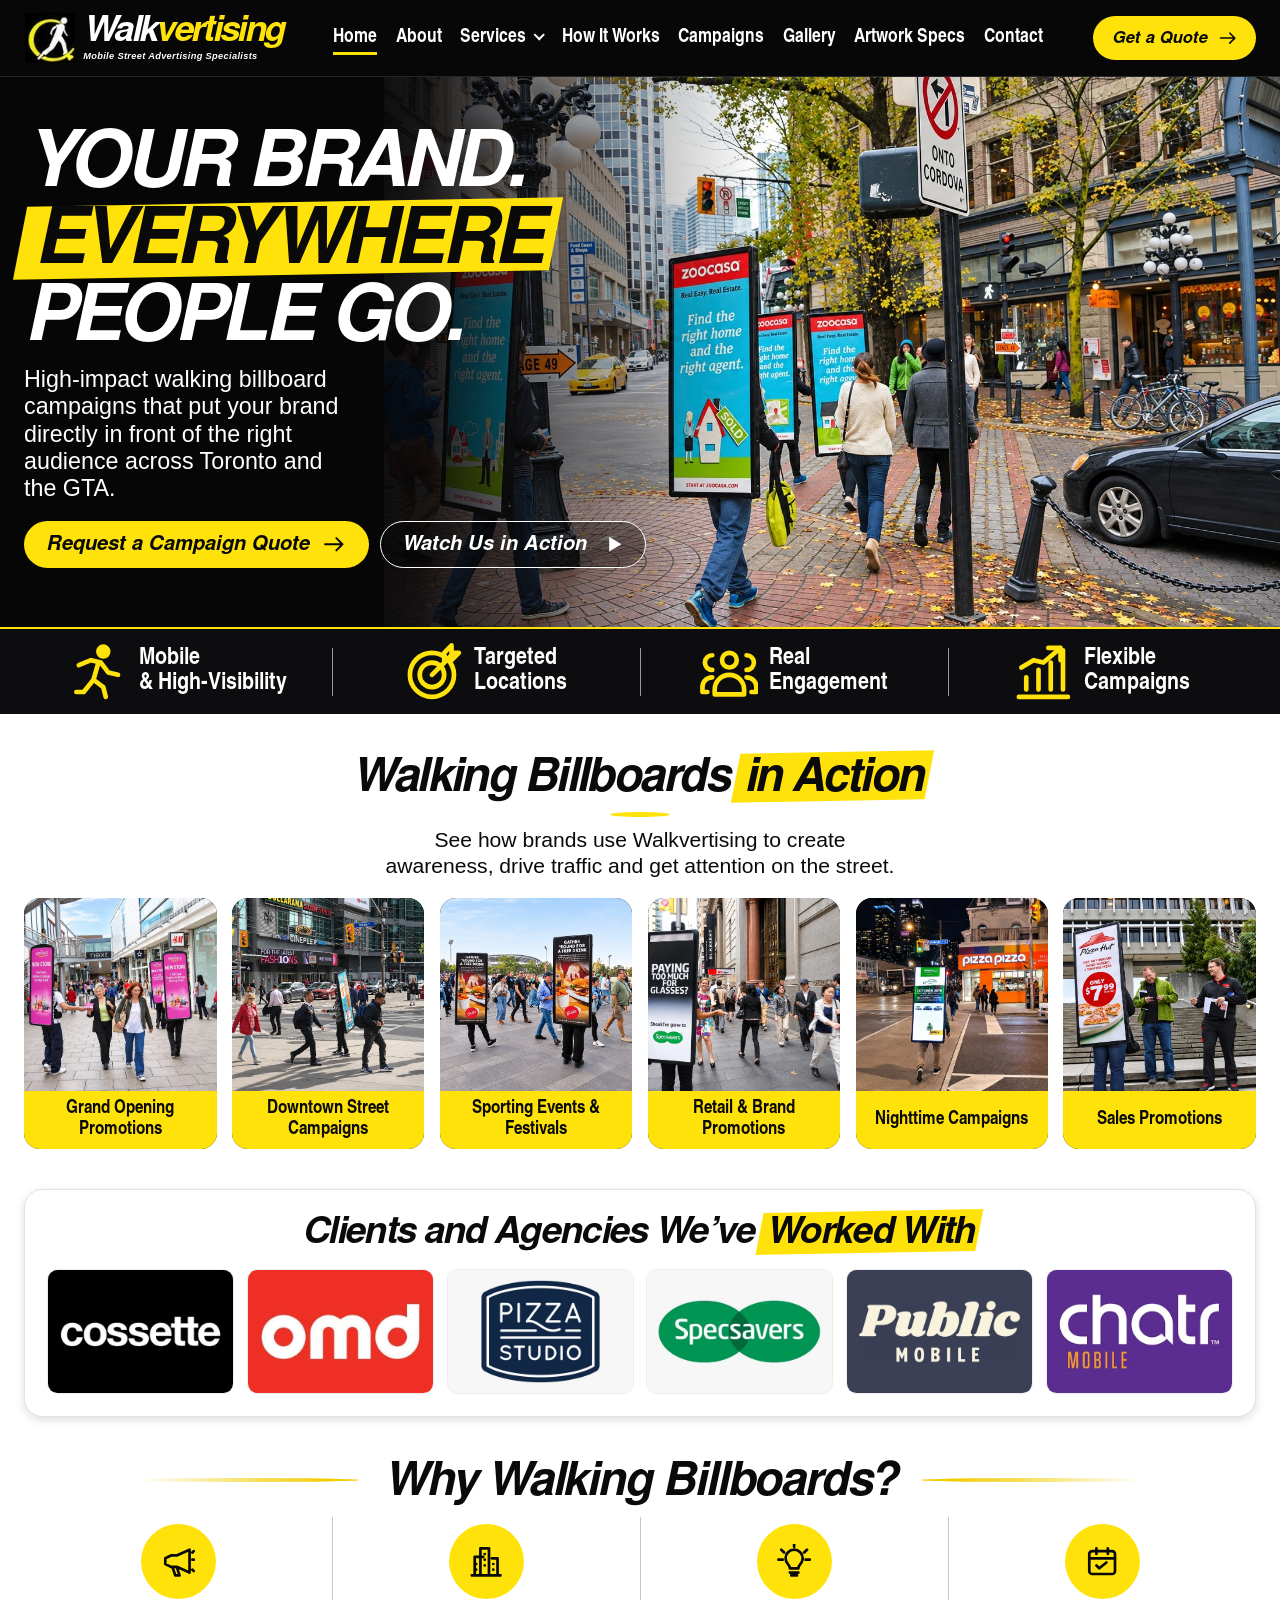
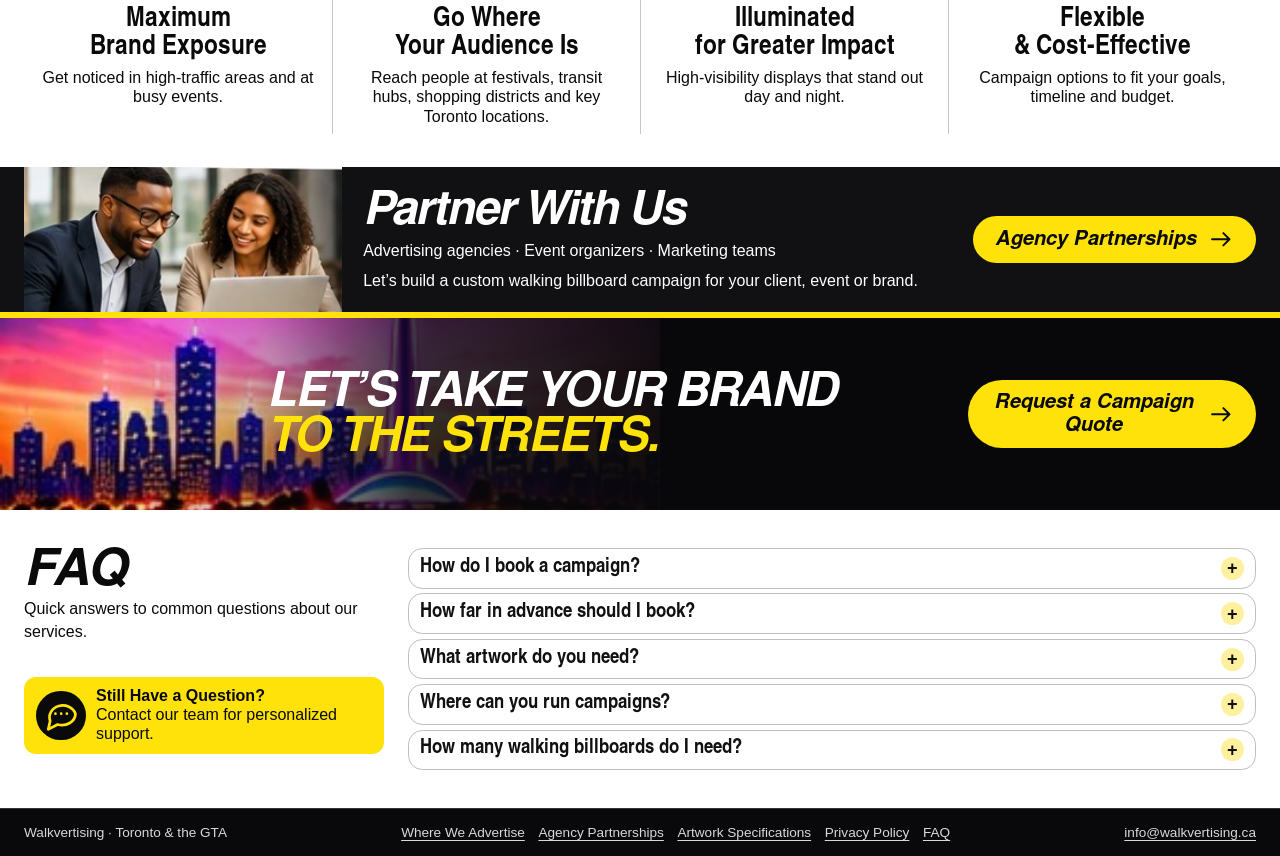
<file: index.html>
<!doctype html>
<html lang="en-CA">
<head>
  <meta charset="utf-8">
  <meta name="viewport" content="width=device-width, initial-scale=1">
  <meta name="description" content="Mobile street advertising and illuminated walking billboard campaigns in Toronto and the GTA.">
  <meta name="theme-color" content="#08080a">
  <title>Walking Billboard Advertising in Toronto | Walkvertising</title>
  <link rel="icon" href="assets/logo-mark.webp" type="image/webp">
  <link rel="stylesheet" href="assets/styles.css">
  <script src="assets/site.js" defer></script>
  <style>
    /* Homepage campaign showcase: centered introduction above five equal photo cards. */
    .page-home .campaign-showcase{grid-template-columns:minmax(0,1fr);gap:1.2rem;}
    .campaign-showcase .campaign-intro{text-align:center;max-width:65rem;margin-inline:auto;padding:.3rem 0 0;}
    .campaign-showcase .campaign-intro h2{font-size:clamp(2rem,3.65vw,3.65rem);line-height:1.05;text-wrap:balance;}
    .campaign-showcase .short-line{margin:.65rem auto .4rem;}
    .campaign-showcase .campaign-intro p{max-width:64ch;margin:.65rem auto 0;text-wrap:balance;}
    .campaign-showcase .campaign-action-grid{grid-template-columns:repeat(6,minmax(0,1fr));gap:clamp(.65rem,1.2vw,1rem);}
    .campaign-action-grid>.tile{display:flex;flex-direction:column;min-width:0;}
    .campaign-action-grid>.tile img{width:100%;height:auto;aspect-ratio:1 / 1;object-fit:cover;object-position:center;}
    .campaign-action-grid .tile-caption{flex:1;min-height:3.4rem;font-size:clamp(1rem,1.45vw,1.3rem);line-height:1.1;padding:.55rem .35rem;}
    @media(max-width:900px){
      .campaign-showcase .campaign-action-grid{grid-template-columns:repeat(6,minmax(0,1fr));}
      .campaign-action-grid>.tile{grid-column:span 2;}
    }
    @media(max-width:640px){
      .page-home .campaign-showcase{gap:.85rem;}
      .campaign-showcase .campaign-action-grid{grid-template-columns:repeat(4,minmax(0,1fr));gap:.55rem;}
      .campaign-action-grid .tile-caption{min-height:2.8rem;}
    }
  </style>
</head>
<body class="page-home">
<a class="skip-link" href="#main">Skip to content</a>
<header class="site-header">
  <div class="wrap header-inner">
    <a class="logo" href="index.html" aria-label="Walkvertising home">
      <img src="assets/logo-mark.webp" alt="" width="58" height="57" fetchpriority="high" >
      <span><strong>Walk<span>vertising</span></strong><small>Mobile Street Advertising Specialists</small></span>
    </a>
    <button class="menu-toggle" type="button" aria-label="Open menu" aria-expanded="false" aria-controls="site-nav"><svg class="icon" aria-hidden="true" focusable="false"><use href="assets/icons.svg#menu"></use></svg><span class="menu-close" aria-hidden="true">×</span></button>
    <nav class="site-nav" id="site-nav" aria-label="Main navigation">
      <a href="index.html" aria-current="page">Home</a><a href="about.html" >About</a>
      <details class="nav-more" >
        <summary>Services <span class="chevron" aria-hidden="true"></span></summary>
        <div class="subnav"><a href="services.html" >Our Services</a><a href="where-we-advertise.html" class="subnav-location" >Where We Advertise</a><a href="agency-partnerships.html" >Agency Partnerships</a></div>
      </details>
      <a href="how-it-works.html" >How It Works</a><a href="where-we-advertise.html" class="mobile-nav-link">Where We Advertise</a>
      <a href="campaigns.html" >Campaigns</a><a href="gallery.html" >Gallery</a><a href="artwork-specifications.html" >Artwork Specs</a><a href="contact.html" >Contact</a>
      <a href="quote.html" class="button mobile-nav-quote"><span>Request a Quote</span> <svg class="icon" aria-hidden="true" focusable="false"><use href="assets/icons.svg#arrow"></use></svg></a>
    </nav>
    <a href="quote.html" class="button button-small header-quote"><span>Get a Quote</span> <svg class="icon" aria-hidden="true" focusable="false"><use href="assets/icons.svg#arrow"></use></svg></a>
  </div>
</header>
<main id="main">
<section class="hero hero-home" data-dark>
  <div class="wrap hero-copy">
    
    <h1><span>Your Brand.</span><span><mark>Everywhere</mark></span><span>People Go.</span></h1>
    <p>High-impact walking billboard campaigns that put your brand directly in front of the right audience across Toronto and the GTA.</p><div class="hero-actions"><a href="quote.html" class="button "><span>Request a <span class="desktop-label">Campaign </span>Quote</span> <svg class="icon" aria-hidden="true" focusable="false"><use href="assets/icons.svg#arrow"></use></svg></a><a href="gallery.html#in-action" class="button button-outline"><span>Watch Us in Action</span> <svg class="icon" aria-hidden="true" focusable="false"><use href="assets/icons.svg#play"></use></svg></a></div>
  </div>
  <picture class="hero-picture"><source media="(max-width: 600px)" srcset="assets/hero-home-zoocasa-small.webp"><img src="assets/hero-home-zoocasa.webp" alt="Zoocasa walking billboard ambassadors on a busy autumn city street" width="1539" height="1022" fetchpriority="high" class="hero-image"></picture>
</section><section class="signal" aria-label="Campaign features" data-dark><div class="wrap"><div class="signal-item"><svg class="icon" aria-hidden="true" focusable="false"><use href="assets/icons.svg#walking"></use></svg><span><span class="desktop-label">Mobile<br>&amp; High-Visibility</span><span class="mobile-label">High<br>Visibility</span></span></div><div class="signal-item"><svg class="icon" aria-hidden="true" focusable="false"><use href="assets/icons.svg#target"></use></svg><span>Targeted<br><span class="desktop-label">Locations</span><span class="mobile-label">Reach</span></span></div><div class="signal-item"><svg class="icon" aria-hidden="true" focusable="false"><use href="assets/icons.svg#people"></use></svg><span>Real<br>Engagement</span></div><div class="signal-item"><svg class="icon" aria-hidden="true" focusable="false"><use href="assets/icons.svg#chart"></use></svg><span><span class="desktop-label">Flexible<br>Campaigns</span><span class="mobile-label">Measurable<br>Results</span></span></div></div></section><section class="section wrap " ><div class="campaign-showcase">
  <div class="campaign-intro">
    <h2>Walking Billboards <span class="mark">in Action</span></h2><div class="short-line"></div>
    <p>See how brands use Walkvertising to create awareness, drive traffic and get attention on the street.</p>
  </div>
  <div class="grid campaign-action-grid">
    <a href="gallery.html?category=grand-openings" class="tile tile-yellow"><img src="assets/action-grand-opening-arcades.webp" alt="Walking billboard ambassadors promoting The Arcades new store opening in a busy shopping centre" width="1408" height="1056" loading="lazy" decoding="async"><span class="tile-caption">Grand Opening Promotions</span></a>
    <a href="gallery.html?category=corporate" class="tile tile-yellow"><img src="assets/action-downtown-street.webp" alt="A walking billboard promoting a cold drink on a busy downtown Toronto street" width="1262" height="1246" loading="lazy" decoding="async"><span class="tile-caption">Downtown Street Campaigns</span></a>
    <a href="gallery.html?category=festivals" class="tile tile-yellow"><img src="assets/action-sporting-events.webp" alt="Walking billboard ambassadors promoting a restaurant offer among stadium event crowds" width="1254" height="1254" loading="lazy" decoding="async"><span class="tile-caption">Sporting Events &amp; Festivals</span></a>
    <a href="gallery.html?category=retail" class="tile tile-yellow"><img src="assets/action-retail-promotion.webp" alt="A Specsavers walking billboard reaching pedestrians on a busy shopping street" width="1448" height="1086" loading="lazy" decoding="async"><span class="tile-caption">Retail &amp; Brand Promotions</span></a>
    <a href="gallery.html?category=night" class="tile tile-yellow"><img src="assets/action-evening-street.webp" alt="An illuminated walking billboard near Wellesley Street East at night" width="1086" height="1448" loading="lazy" decoding="async"><span class="tile-caption">Nighttime Campaigns</span></a>
    <a href="gallery.html?category=sales-promotions" class="tile tile-yellow"><img src="assets/action-sales-promotion.webp" alt="Pizza Hut walking billboard advertising a $7.99 pizza promotion" width="1246" height="1263" loading="lazy" decoding="async"><span class="tile-caption">Sales Promotions</span></a>
</div>
</div></section><section class="section wrap " ><div class="brands clients-brands"><h2>Clients and Agencies We’ve <span class="mark">Worked With</span></h2><div class="brand-grid"><div class="brand"><img src="assets/client-cossette.webp" alt="Cossette" width="480" height="320" loading="lazy" decoding="async"></div><div class="brand"><img src="assets/client-omd.webp" alt="OMD" width="480" height="320" loading="lazy" decoding="async"></div><div class="brand"><img src="assets/client-pizza-studio.webp" alt="Pizza Studio" width="480" height="320" loading="lazy" decoding="async"></div><div class="brand"><img src="assets/client-specsavers.webp" alt="Specsavers" width="480" height="320" loading="lazy" decoding="async"></div><div class="brand"><img src="assets/client-public-mobile.webp" alt="Public Mobile" width="480" height="320" loading="lazy" decoding="async"></div><div class="brand"><img src="assets/client-chatr-mobile.webp" alt="Chatr Mobile" width="480" height="320" loading="lazy" decoding="async"></div></div></div></section><section class="section wrap " ><div class="section-title"><h2>Why Walking Billboards?</h2></div><div class="feature-row"><article class="feature"><span class="feature-badge"><svg class="icon" aria-hidden="true" focusable="false"><use href="assets/icons.svg#megaphone"></use></svg></span><h3>Maximum<br>Brand Exposure</h3><p>Get noticed in high-traffic areas and at busy events.</p></article><article class="feature"><span class="feature-badge"><svg class="icon" aria-hidden="true" focusable="false"><use href="assets/icons.svg#building"></use></svg></span><h3>Go Where<br>Your Audience Is</h3><p>Reach people at festivals, transit hubs, shopping districts and key Toronto locations.</p></article><article class="feature"><span class="feature-badge"><svg class="icon" aria-hidden="true" focusable="false"><use href="assets/icons.svg#bulb"></use></svg></span><h3>Illuminated<br>for Greater Impact</h3><p>High-visibility displays that stand out day and night.</p></article><article class="feature"><span class="feature-badge"><svg class="icon" aria-hidden="true" focusable="false"><use href="assets/icons.svg#calendar"></use></svg></span><h3>Flexible<br>&amp; Cost-Effective</h3><p>Campaign options to fit your goals, timeline and budget.</p></article></div></section><section class="partner-banner" data-dark><div class="wrap partner-inner">
  <img src="assets/partners.webp" alt="Two marketing colleagues planning a campaign" width="310" height="126" loading="lazy" decoding="async" >
  <div><h2 class="display">Partner With Us</h2><p>Advertising agencies · Event organizers · Marketing teams</p>
    <p>Let’s build a custom walking billboard campaign for your client, event or brand.</p></div>
  <a href="agency-partnerships.html" class="button "><span>Agency Partnerships</span> <svg class="icon" aria-hidden="true" focusable="false"><use href="assets/icons.svg#arrow"></use></svg></a>
</div></section>
<section class="cta-band" data-dark>
  <div class="wrap cta-inner">
    <h2>Let’s take your brand<span class="accent">to the streets.</span></h2>
    <div class="cta-action"><a href="quote.html" class="button "><span>Request a Campaign Quote</span> <svg class="icon" aria-hidden="true" focusable="false"><use href="assets/icons.svg#arrow"></use></svg></a></div>
  </div>
</section>
<section class="section wrap bottom-faq" id="faq"><div class="bottom-faq-heading"><h2>FAQ</h2><p>Quick answers to common questions about our services.</p></div>
<div class="bottom-faq-questions"><details class="question"><summary>How do I book a campaign?</summary><p><a href="quote.html">Request a campaign quote</a> with your preferred dates, locations and goals. Our team will follow up with availability and a campaign plan.</p></details><details class="question"><summary>How far in advance should I book?</summary><p>Share your dates as early as possible so there is time to confirm staffing, routes and artwork. If your dates are coming up soon, ask us about available options.</p></details><details class="question"><summary>What artwork do you need?</summary><p>Use a clear headline, high-contrast artwork and high-resolution logos. <a href="artwork-specifications.html#file-setup">Read the artwork specifications</a> and request the final production template before exporting.</p></details><details class="question"><summary>Where can you run campaigns?</summary><p>We cover Toronto and surrounding markets including Mississauga, Brampton, Vaughan, Hamilton, Oakville, Burlington and Kitchener. <a href="where-we-advertise.html">Explore the service area.</a></p></details><details class="question"><summary>How many walking billboards do I need?</summary><p>Tell us the target area and crowd size. We can suggest how many ambassadors fit your campaign.</p></details></div>
<a class="faq-contact" href="contact.html"><span class="feature-badge"><svg class="icon" aria-hidden="true" focusable="false"><use href="assets/icons.svg#talk"></use></svg></span><span><strong>Still Have a Question?</strong><br>Contact our team for personalized support.</span></a></section>
</main>
<footer class="site-footer" data-dark>
  <div class="wrap footer-inner">
    <span>Walkvertising · Toronto &amp; the GTA</span>
    <nav aria-label="More pages"><a href="where-we-advertise.html" >Where We Advertise</a><a href="agency-partnerships.html" >Agency Partnerships</a><a href="artwork-specifications.html" >Artwork Specifications</a><a href="privacy-policy.html" >Privacy Policy</a><a href="index.html#faq" >FAQ</a></nav>
    <a href="mailto:info@walkvertising.ca">info@walkvertising.ca</a>
  </div>
</footer>
</body>
</html>
</file>
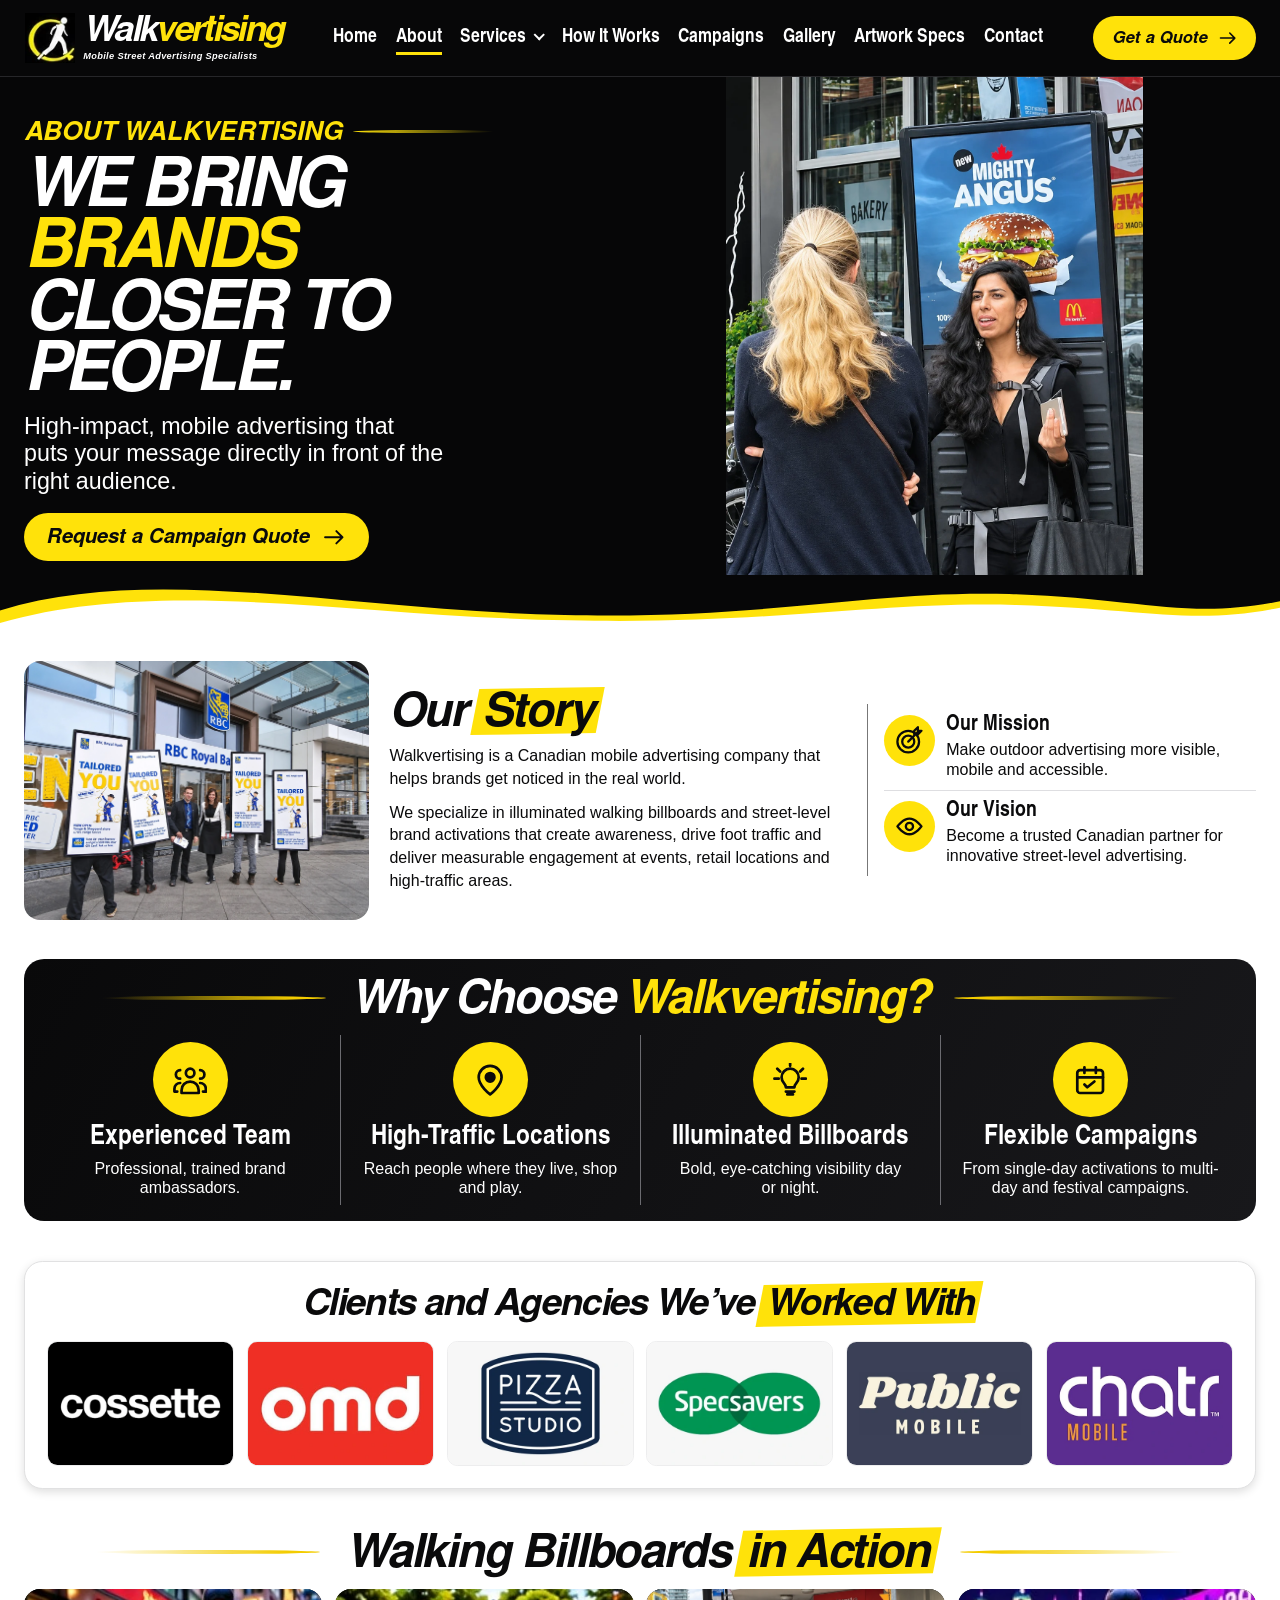
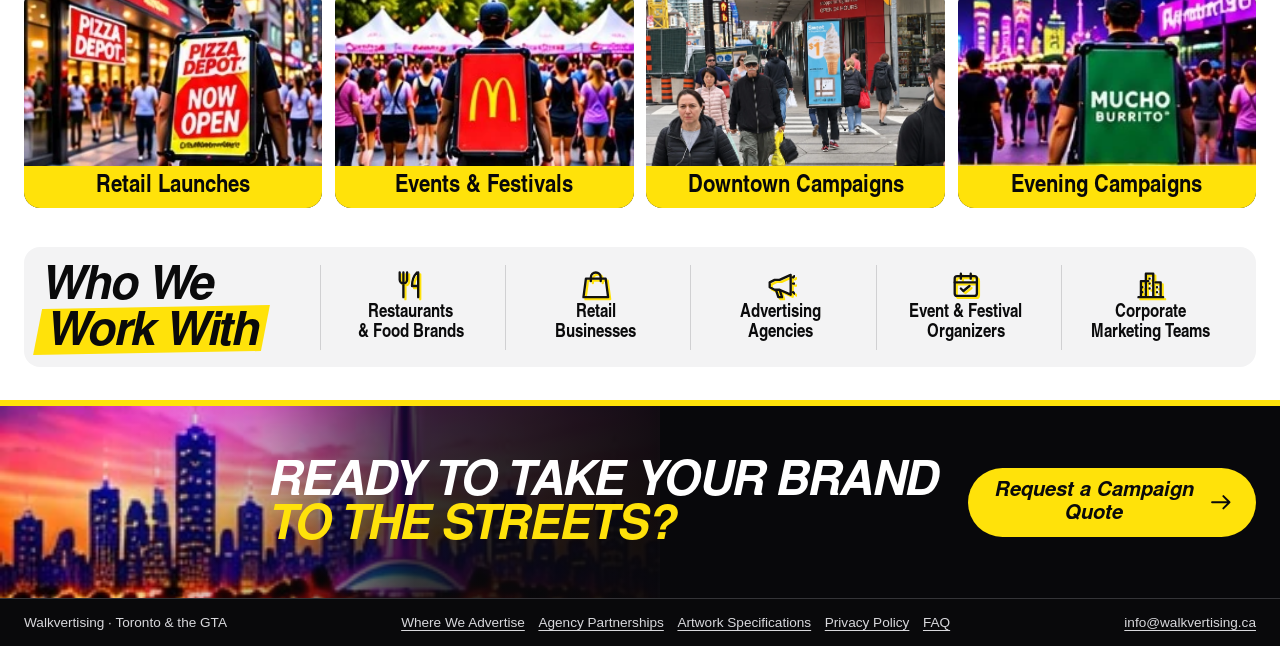
<file: about.html>
<!doctype html>
<html lang="en-CA">
<head>
  <meta charset="utf-8">
  <meta name="viewport" content="width=device-width, initial-scale=1">
  <meta name="description" content="Meet the Canadian street-level advertising team behind Walkvertising.">
  <meta name="theme-color" content="#08080a">
  <title>About | Walkvertising</title>
  <link rel="icon" href="assets/logo-mark.webp" type="image/webp">
  <link rel="stylesheet" href="assets/styles.css">
  <style>
    /* Keep the full portrait visible without cropping or overlapping the hero copy. */
    @media (min-width:1001px) {
      .page-about .hero-tall .hero-image {
        width:54%; height:calc(100% - 3.25rem); top:0; bottom:auto;
        right:max(0px,calc((100% - 1380px)/2));
        object-fit:contain; object-position:center;
      }
      .page-about .hero-tall::after {display:none}
      .page-about .hero-tall .hero-copy {
        position:relative;
        padding-right:54%;
      }
    }
    @media (max-width:1000px) {
      .page-about .mobile-about-hero img {
        width:100%; height:auto; aspect-ratio:1148/1370;
        max-height:650px; object-fit:contain; object-position:center;
      }
      .page-about .mobile-about-hero::after {display:none}
      .page-about .mobile-about-hero h1 {
        position:relative; left:auto; bottom:auto;
        padding:1rem .875rem;
      }
    }
    .page-about .story-row > img {width:auto; max-width:100%; height:auto; max-height:340px; aspect-ratio:auto; object-fit:contain; justify-self:center}
  </style>
  <script src="assets/site.js" defer></script>
</head>
<body class="page-about">
<a class="skip-link" href="#main">Skip to content</a>
<header class="site-header">
  <div class="wrap header-inner">
    <a class="logo" href="index.html" aria-label="Walkvertising home">
      <img src="assets/logo-mark.webp" alt="" width="58" height="57" fetchpriority="high" >
      <span><strong>Walk<span>vertising</span></strong><small>Mobile Street Advertising Specialists</small></span>
    </a>
    <button class="menu-toggle" type="button" aria-label="Open menu" aria-expanded="false" aria-controls="site-nav"><svg class="icon" aria-hidden="true" focusable="false"><use href="assets/icons.svg#menu"></use></svg><span class="menu-close" aria-hidden="true">×</span></button>
    <nav class="site-nav" id="site-nav" aria-label="Main navigation">
      <a href="index.html" >Home</a><a href="about.html" aria-current="page">About</a>
      <details class="nav-more" >
        <summary>Services <span class="chevron" aria-hidden="true"></span></summary>
        <div class="subnav"><a href="services.html" >Our Services</a><a href="where-we-advertise.html" class="subnav-location" >Where We Advertise</a><a href="agency-partnerships.html" >Agency Partnerships</a></div>
      </details>
      <a href="how-it-works.html" >How It Works</a><a href="where-we-advertise.html" class="mobile-nav-link">Where We Advertise</a>
      <a href="campaigns.html" >Campaigns</a><a href="gallery.html" >Gallery</a><a href="artwork-specifications.html" >Artwork Specs</a><a href="contact.html" >Contact</a>
      <a href="quote.html" class="button mobile-nav-quote"><span>Request a Quote</span> <svg class="icon" aria-hidden="true" focusable="false"><use href="assets/icons.svg#arrow"></use></svg></a>
    </nav>
    <a href="quote.html" class="button button-small header-quote"><span>Get a Quote</span> <svg class="icon" aria-hidden="true" focusable="false"><use href="assets/icons.svg#arrow"></use></svg></a>
  </div>
</header>
<main id="main">
<div class="desktop-design"><section class="hero hero-tall" data-dark>
  <div class="wrap hero-copy">
    <div class="eyebrow">About Walkvertising</div>
    <h1><span>We bring</span><span class="accent">brands</span><span>closer to</span><span>people.</span></h1>
    <p>High-impact, mobile advertising that puts your message directly in front of the right audience.</p><div class="hero-actions"><a href="quote.html" class="button "><span>Request a Campaign Quote</span> <svg class="icon" aria-hidden="true" focusable="false"><use href="assets/icons.svg#arrow"></use></svg></a></div>
  </div>
  <img src="assets/hero-about-full.webp" alt="A Walkvertising ambassador speaking with a pedestrian beside a McDonald's Mighty Angus billboard" width="1148" height="1370" fetchpriority="high" class="hero-image"><svg class="wave" viewBox="0 0 1440 48" preserveAspectRatio="none" aria-hidden="true" focusable="false">
  <path fill="#ffe20a" d="M0 28C175-25 393 29 635 33c232 5 339-27 500-23 145 4 199 29 305 8v30H0z"/>
  <path fill="#fff" d="M0 42C184-10 394 35 639 39c227 5 346-21 503-17 145 4 199 23 298 3v23H0z"/>
</svg>
</section><section class="section wrap " ><div class="story-row">
  <img src="assets/story-rbc.webp" alt="RBC Royal Bank walking billboard campaign outside the Yonge and Sheppard branch" width="1400" height="1050" loading="lazy" decoding="async" >
  <div class="story-copy"><h2 class="display">Our <span class="mark">Story</span></h2>
    <p>Walkvertising is a Canadian mobile advertising company that helps brands get noticed in the real world.</p>
    <p>We specialize in illuminated walking billboards and street-level brand activations that create awareness, drive foot traffic and deliver measurable engagement at events, retail locations and high-traffic areas.</p>
  </div>
  <div class="story-values"><div class="mini-feature"><span class="feature-badge"><svg class="icon" aria-hidden="true" focusable="false"><use href="assets/icons.svg#target"></use></svg></span><div><h3>Our Mission</h3><p>Make outdoor advertising more visible, mobile and accessible.</p></div></div><div class="mini-feature"><span class="feature-badge"><svg class="icon" aria-hidden="true" focusable="false"><use href="assets/icons.svg#eye"></use></svg></span><div><h3>Our Vision</h3><p>Become a trusted Canadian partner for innovative street-level advertising.</p></div></div></div>
</div></section><section class="section wrap " ><div class="dark-panel" data-dark><div class="section-title"><h2>Why Choose <span class="accent">Walkvertising?</span></h2></div><div class="feature-row"><article class="feature"><span class="feature-badge"><svg class="icon" aria-hidden="true" focusable="false"><use href="assets/icons.svg#people"></use></svg></span><h3>Experienced Team</h3><p>Professional, trained brand ambassadors.</p></article><article class="feature"><span class="feature-badge"><svg class="icon" aria-hidden="true" focusable="false"><use href="assets/icons.svg#pin"></use></svg></span><h3>High-Traffic Locations</h3><p>Reach people where they live, shop and play.</p></article><article class="feature"><span class="feature-badge"><svg class="icon" aria-hidden="true" focusable="false"><use href="assets/icons.svg#bulb"></use></svg></span><h3>Illuminated Billboards</h3><p>Bold, eye-catching visibility day or night.</p></article><article class="feature"><span class="feature-badge"><svg class="icon" aria-hidden="true" focusable="false"><use href="assets/icons.svg#calendar"></use></svg></span><h3>Flexible Campaigns</h3><p>From single-day activations to multi-day and festival campaigns.</p></article></div></div></section><section class="section wrap " ><div class="brands clients-brands"><h2>Clients and Agencies We’ve <span class="mark">Worked With</span></h2><div class="brand-grid"><div class="brand"><img src="assets/client-cossette.webp" alt="Cossette" width="480" height="320" loading="lazy" decoding="async"></div><div class="brand"><img src="assets/client-omd.webp" alt="OMD" width="480" height="320" loading="lazy" decoding="async"></div><div class="brand"><img src="assets/client-pizza-studio.webp" alt="Pizza Studio" width="480" height="320" loading="lazy" decoding="async"></div><div class="brand"><img src="assets/client-specsavers.webp" alt="Specsavers" width="480" height="320" loading="lazy" decoding="async"></div><div class="brand"><img src="assets/client-public-mobile.webp" alt="Public Mobile" width="480" height="320" loading="lazy" decoding="async"></div><div class="brand"><img src="assets/client-chatr-mobile.webp" alt="Chatr Mobile" width="480" height="320" loading="lazy" decoding="async"></div></div></div></section><section class="section wrap " ><div class="section-title"><h2>Walking Billboards <span class="mark">in Action</span></h2></div><div class="grid grid-4">
<a href="gallery.html?category=grand-openings" class="tile tile-yellow"><img src="assets/retail.webp" alt="" width="250" height="148" loading="lazy" decoding="async" ><span class="tile-caption">Retail Launches</span></a>
<a href="gallery.html?category=festivals" class="tile tile-yellow"><img src="assets/events.webp" alt="" width="246" height="150" loading="lazy" decoding="async" ><span class="tile-caption">Events &amp; Festivals</span></a>
<a href="gallery.html?category=corporate" class="tile tile-yellow"><img src="assets/about-downtown-campaign.webp" alt="Walking billboard promoting Shoppers Drug Mart on a busy downtown Toronto street" width="1254" height="1254" loading="lazy" decoding="async" ><span class="tile-caption">Downtown Campaigns</span></a>
<a href="gallery.html?category=night" class="tile tile-yellow"><img src="assets/evening.webp" alt="" width="248" height="126" loading="lazy" decoding="async" ><span class="tile-caption">Evening Campaigns</span></a>
</div></section><section class="section wrap " ><div class="audience-strip"><h2 class="display">Who We<br><span class="mark">Work With</span></h2><div class="audience-grid"><div><svg class="icon" aria-hidden="true" focusable="false"><use href="assets/icons.svg#food"></use></svg>Restaurants<br>&amp; Food Brands</div><div><svg class="icon" aria-hidden="true" focusable="false"><use href="assets/icons.svg#retail"></use></svg>Retail<br>Businesses</div><div><svg class="icon" aria-hidden="true" focusable="false"><use href="assets/icons.svg#megaphone"></use></svg>Advertising<br>Agencies</div><div><svg class="icon" aria-hidden="true" focusable="false"><use href="assets/icons.svg#calendar"></use></svg>Event &amp; Festival<br>Organizers</div><div><svg class="icon" aria-hidden="true" focusable="false"><use href="assets/icons.svg#building"></use></svg>Corporate<br>Marketing Teams</div></div></div></section></div><div class="mobile-design"><section class="section wrap mobile-section" ><div class="mobile-about-hero">
  <img src="assets/hero-about-full.webp" alt="A Walkvertising ambassador speaking with a pedestrian beside a McDonald's Mighty Angus billboard" width="1148" height="1370" fetchpriority="high" >
  <h1>About<br>Walkvertising</h1>
</div>
<div class="mobile-about-card">
  <p>We are a Canadian mobile advertising company that brings brands closer to people through high-visibility walking billboard campaigns across Toronto and the GTA.</p>
  <div class="mini-feature"><span class="feature-badge"><svg class="icon" aria-hidden="true" focusable="false"><use href="assets/icons.svg#target"></use></svg></span><div><h3>Our Mission</h3><p>Make outdoor advertising more visible, mobile and accessible.</p></div></div><div class="mini-feature"><span class="feature-badge"><svg class="icon" aria-hidden="true" focusable="false"><use href="assets/icons.svg#eye"></use></svg></span><div><h3>Our Vision</h3><p>Become a trusted Canadian partner for innovative street-level advertising.</p></div></div>
</div></section></div>
<div class="desktop-design"><section class="cta-band" data-dark>
  <div class="wrap cta-inner">
    <h2>Ready to take your brand<span class="accent">to the streets?</span></h2>
    <div class="cta-action"><a href="quote.html" class="button "><span>Request a Campaign Quote</span> <svg class="icon" aria-hidden="true" focusable="false"><use href="assets/icons.svg#arrow"></use></svg></a></div>
  </div>
</section></div>

</main>
<footer class="site-footer" data-dark>
  <div class="wrap footer-inner">
    <span>Walkvertising · Toronto &amp; the GTA</span>
    <nav aria-label="More pages"><a href="where-we-advertise.html" >Where We Advertise</a><a href="agency-partnerships.html" >Agency Partnerships</a><a href="artwork-specifications.html" >Artwork Specifications</a><a href="privacy-policy.html" >Privacy Policy</a><a href="index.html#faq" >FAQ</a></nav>
    <a href="mailto:info@walkvertising.ca">info@walkvertising.ca</a>
  </div>
</footer>
</body>
</html>
</file>
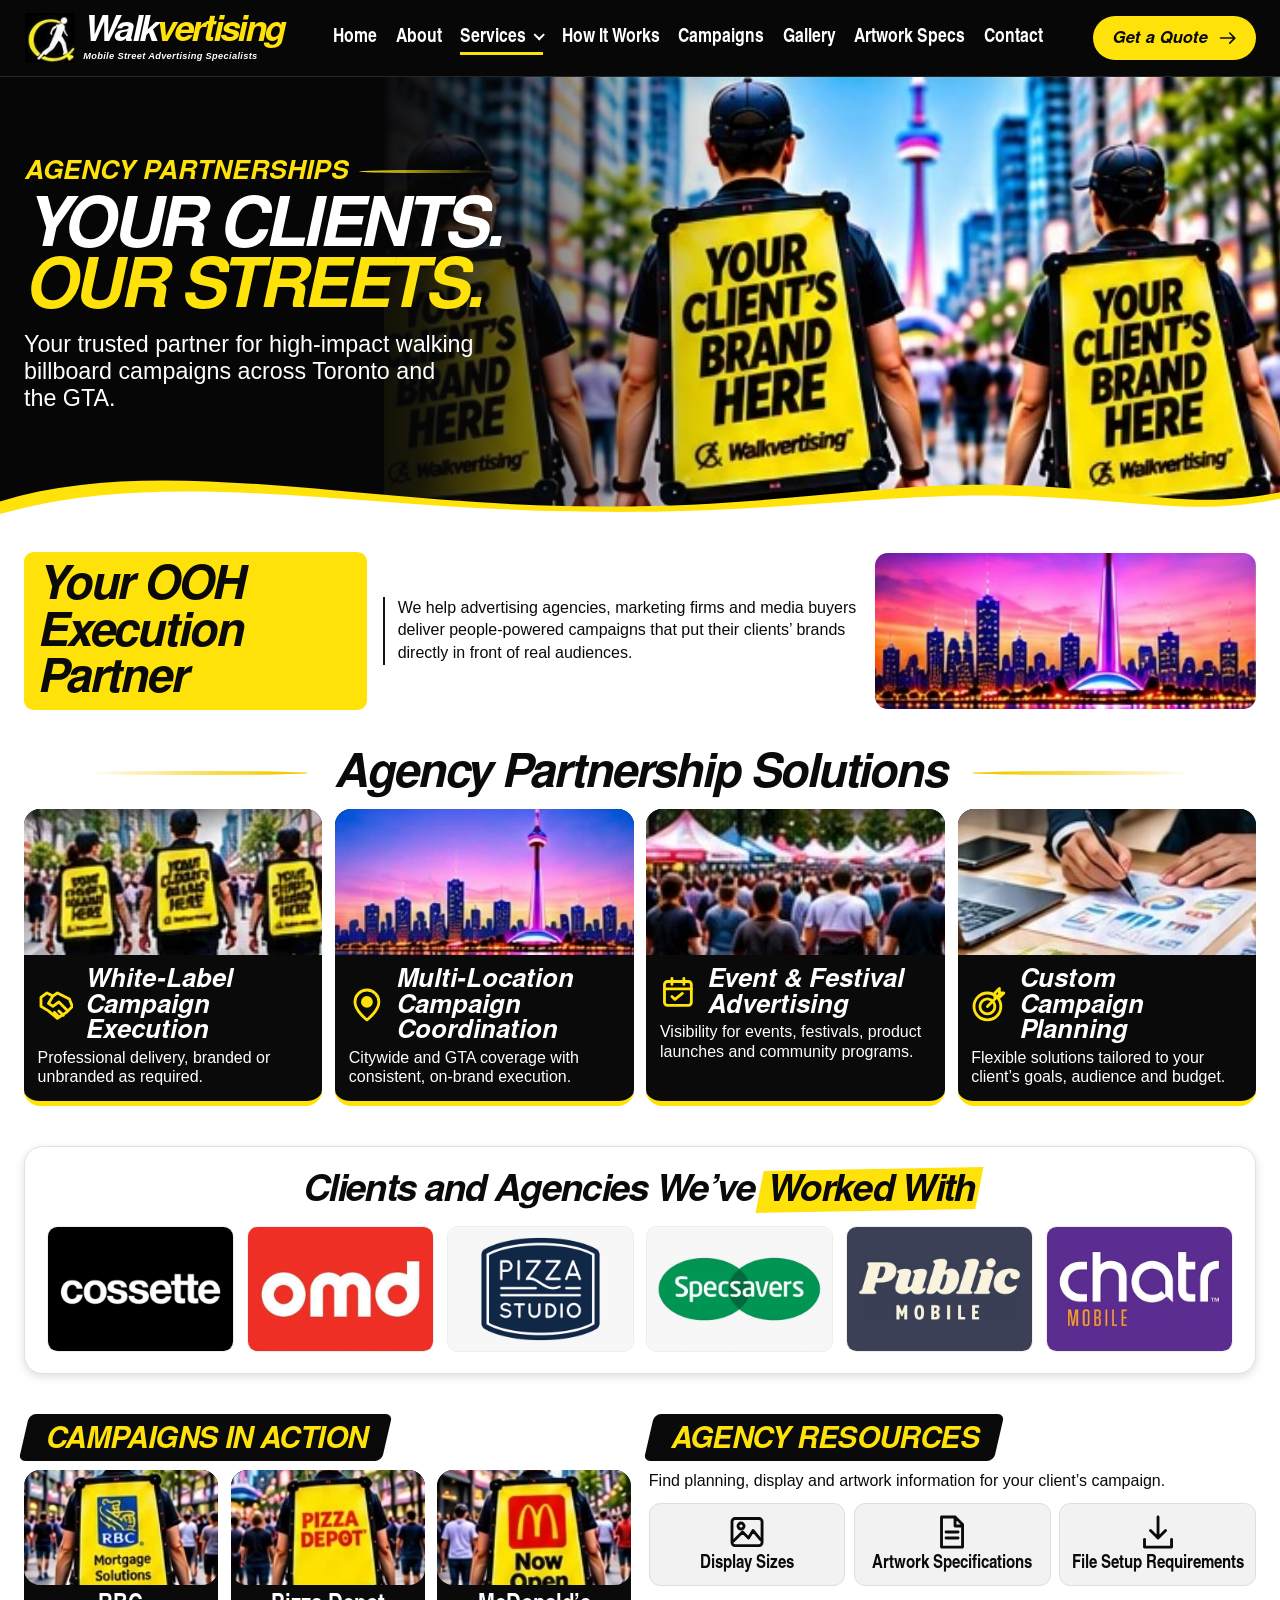
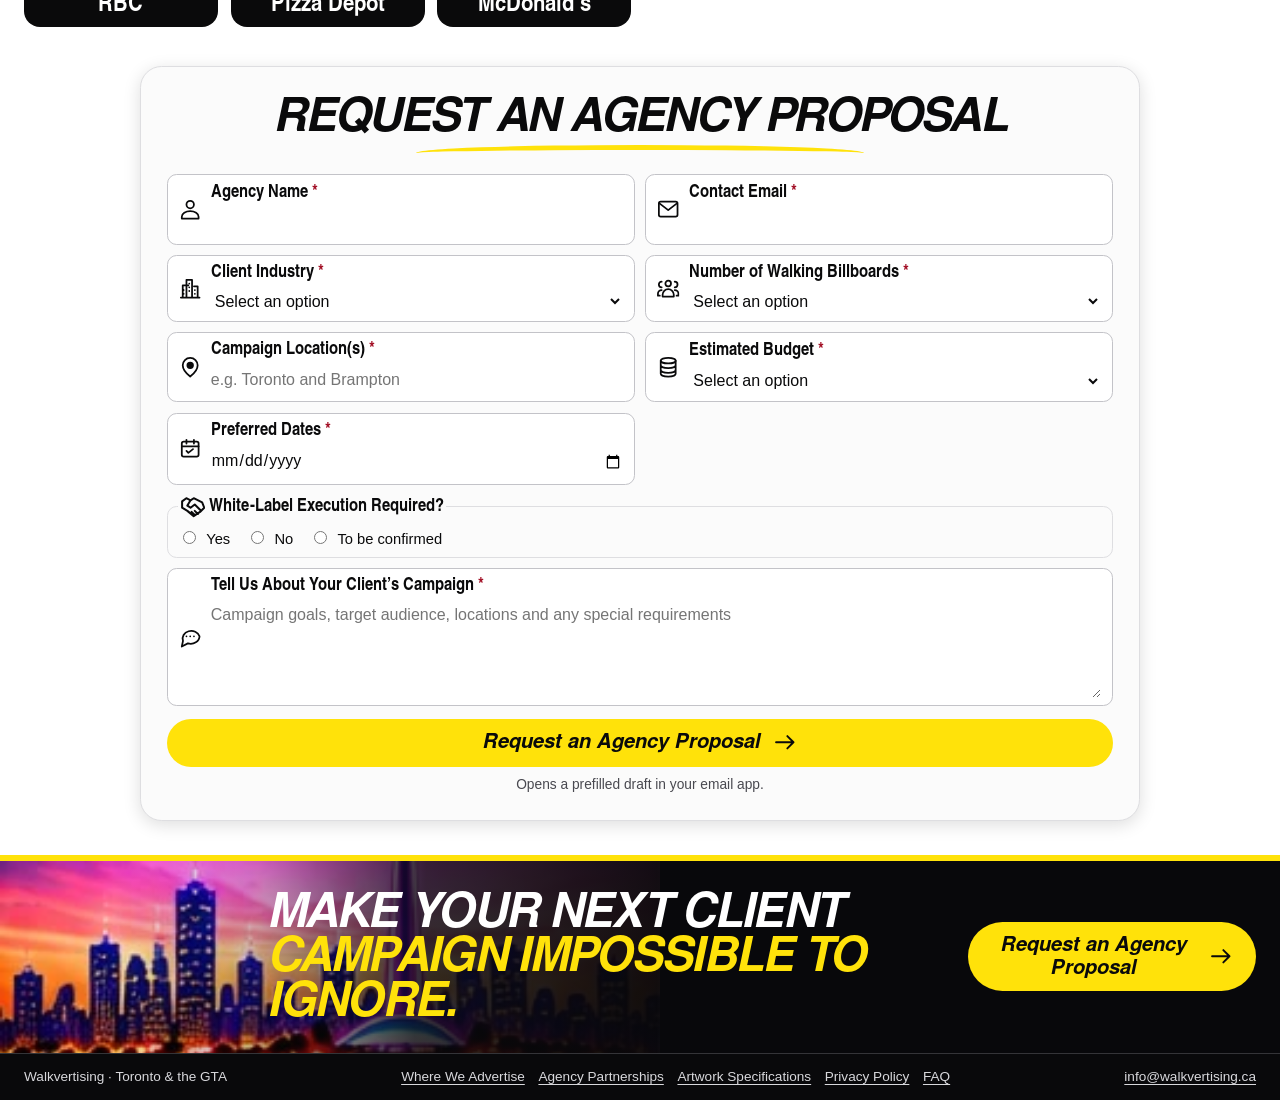
<file: agency-partnerships.html>
<!doctype html>
<html lang="en-CA">
<head>
  <meta charset="utf-8">
  <meta name="viewport" content="width=device-width, initial-scale=1">
  <meta name="description" content="Walkvertising agency services include white-label execution, multi-location planning and event advertising.">
  <meta name="theme-color" content="#08080a">
  <title>Agency Partnerships | Walkvertising</title>
  <link rel="icon" href="assets/logo-mark.webp" type="image/webp">
  <link rel="stylesheet" href="assets/styles.css">
  <script src="assets/site.js" defer></script>
</head>
<body class="page-agency">
<a class="skip-link" href="#main">Skip to content</a>
<header class="site-header">
  <div class="wrap header-inner">
    <a class="logo" href="index.html" aria-label="Walkvertising home">
      <img src="assets/logo-mark.webp" alt="" width="58" height="57" fetchpriority="high" >
      <span><strong>Walk<span>vertising</span></strong><small>Mobile Street Advertising Specialists</small></span>
    </a>
    <button class="menu-toggle" type="button" aria-label="Open menu" aria-expanded="false" aria-controls="site-nav"><svg class="icon" aria-hidden="true" focusable="false"><use href="assets/icons.svg#menu"></use></svg><span class="menu-close" aria-hidden="true">×</span></button>
    <nav class="site-nav" id="site-nav" aria-label="Main navigation">
      <a href="index.html" >Home</a><a href="about.html" >About</a>
      <details class="nav-more" data-active>
        <summary>Services <span class="chevron" aria-hidden="true"></span></summary>
        <div class="subnav"><a href="services.html" >Our Services</a><a href="where-we-advertise.html" class="subnav-location" >Where We Advertise</a><a href="agency-partnerships.html" aria-current="page">Agency Partnerships</a></div>
      </details>
      <a href="how-it-works.html" >How It Works</a><a href="where-we-advertise.html" class="mobile-nav-link">Where We Advertise</a>
      <a href="campaigns.html" >Campaigns</a><a href="gallery.html" >Gallery</a><a href="artwork-specifications.html" >Artwork Specs</a><a href="contact.html" >Contact</a>
      <a href="quote.html" class="button mobile-nav-quote"><span>Request a Quote</span> <svg class="icon" aria-hidden="true" focusable="false"><use href="assets/icons.svg#arrow"></use></svg></a>
    </nav>
    <a href="quote.html" class="button button-small header-quote"><span>Get a Quote</span> <svg class="icon" aria-hidden="true" focusable="false"><use href="assets/icons.svg#arrow"></use></svg></a>
  </div>
</header>
<main id="main">
<section class="hero " data-dark>
  <div class="wrap hero-copy">
    <div class="eyebrow">Agency Partnerships</div>
    <h1><span>Your clients.</span><span class="accent">Our streets.</span></h1>
    <p>Your trusted partner for high-impact walking billboard campaigns across Toronto and the GTA.</p>
  </div>
  <img src="assets/hero-agency.webp" alt="Walking billboards on a busy Toronto street" width="586" height="242" fetchpriority="high" class="hero-image"><svg class="wave" viewBox="0 0 1440 48" preserveAspectRatio="none" aria-hidden="true" focusable="false">
  <path fill="#ffe20a" d="M0 28C175-25 393 29 635 33c232 5 339-27 500-23 145 4 199 29 305 8v30H0z"/>
  <path fill="#fff" d="M0 42C184-10 394 35 639 39c227 5 346-21 503-17 145 4 199 23 298 3v23H0z"/>
</svg>
</section><section class="section wrap " ><div class="agency-intro"><h2 class="display">Your OOH<br>Execution Partner</h2>
  <p>We help advertising agencies, marketing firms and media buyers deliver people-powered campaigns that put their clients’ brands directly in front of real audiences.</p>
  <img src="assets/skyline-bay.webp" alt="Toronto waterfront and skyline at dusk" width="282" height="174" loading="lazy" decoding="async" >
</div></section><section class="section wrap " ><div class="section-title"><h2>Agency Partnership Solutions</h2></div><div class="grid grid-4"><article class="tile location-card"><img src="assets/agency-execution.webp" alt="" width="232" height="81" loading="lazy" decoding="async" ><div class="tile-copy"><h3><svg class="icon" aria-hidden="true" focusable="false"><use href="assets/icons.svg#handshake"></use></svg>White-Label Campaign Execution</h3><p>Professional delivery, branded or unbranded as required.</p></div></article><article class="tile location-card"><img src="assets/skyline.webp" alt="" width="239" height="107" loading="lazy" decoding="async" ><div class="tile-copy"><h3><svg class="icon" aria-hidden="true" focusable="false"><use href="assets/icons.svg#pin"></use></svg>Multi-Location Campaign Coordination</h3><p>Citywide and GTA coverage with consistent, on-brand execution.</p></div></article><article class="tile location-card"><img src="assets/agency-event.webp" alt="" width="221" height="74" loading="lazy" decoding="async" ><div class="tile-copy"><h3><svg class="icon" aria-hidden="true" focusable="false"><use href="assets/icons.svg#calendar"></use></svg>Event &amp; Festival Advertising</h3><p>Visibility for events, festivals, product launches and community programs.</p></div></article><article class="tile location-card"><img src="assets/agency-planning.webp" alt="" width="230" height="83" loading="lazy" decoding="async" ><div class="tile-copy"><h3><svg class="icon" aria-hidden="true" focusable="false"><use href="assets/icons.svg#target"></use></svg>Custom Campaign Planning</h3><p>Flexible solutions tailored to your client’s goals, audience and budget.</p></div></article></div></section><section class="section wrap " ><div class="brands clients-brands"><h2>Clients and Agencies We’ve <span class="mark">Worked With</span></h2><div class="brand-grid"><div class="brand"><img src="assets/client-cossette.webp" alt="Cossette" width="480" height="320" loading="lazy" decoding="async"></div><div class="brand"><img src="assets/client-omd.webp" alt="OMD" width="480" height="320" loading="lazy" decoding="async"></div><div class="brand"><img src="assets/client-pizza-studio.webp" alt="Pizza Studio" width="480" height="320" loading="lazy" decoding="async"></div><div class="brand"><img src="assets/client-specsavers.webp" alt="Specsavers" width="480" height="320" loading="lazy" decoding="async"></div><div class="brand"><img src="assets/client-public-mobile.webp" alt="Public Mobile" width="480" height="320" loading="lazy" decoding="async"></div><div class="brand"><img src="assets/client-chatr-mobile.webp" alt="Chatr Mobile" width="480" height="320" loading="lazy" decoding="async"></div></div></div></section><section class="section wrap " ><div class="split">
  <div><h2 class="tag black">Campaigns in Action</h2><div class="grid grid-3">
<a href="gallery.html" class="tile"><img src="assets/agency-rbc.webp" alt="" width="164" height="139" loading="lazy" decoding="async" ><span class="tile-caption">RBC</span></a>
<a href="gallery.html" class="tile"><img src="assets/agency-pizza.webp" alt="" width="154" height="139" loading="lazy" decoding="async" ><span class="tile-caption">Pizza Depot</span></a>
<a href="gallery.html" class="tile"><img src="assets/agency-mcdonalds.webp" alt="" width="151" height="139" loading="lazy" decoding="async" ><span class="tile-caption">McDonald’s</span></a>
</div></div>
  <div><h2 class="tag black">Agency Resources</h2><p>Find planning, display and artwork information for your client’s campaign.</p><div class="resources"><a href="artwork-specifications.html#display-sizes" class="resource"><svg class="icon" aria-hidden="true" focusable="false"><use href="assets/icons.svg#image"></use></svg>Display Sizes</a><a href="artwork-specifications.html" class="resource"><svg class="icon" aria-hidden="true" focusable="false"><use href="assets/icons.svg#document"></use></svg>Artwork Specifications</a><a href="artwork-specifications.html#file-setup" class="resource"><svg class="icon" aria-hidden="true" focusable="false"><use href="assets/icons.svg#download"></use></svg>File Setup Requirements</a></div></div>
</div></section><section class="section wrap agency-proposal" id="proposal"><form class="content-form" method="post" action="mailto:info@walkvertising.ca" enctype="text/plain" data-inquiry="Walkvertising agency proposal request" >
  <h2 class="display">Request an Agency Proposal</h2><div class="underline" aria-hidden="true"></div>
  <div class="form-grid"><div class="field"><svg class="icon" aria-hidden="true" focusable="false"><use href="assets/icons.svg#person"></use></svg><label for="agency-name">Agency Name <span class="required" aria-hidden="true">*</span></label><input type="text" id="agency-name" name="Agency Name" required placeholder="" autocomplete="organization"></div><div class="field"><svg class="icon" aria-hidden="true" focusable="false"><use href="assets/icons.svg#email"></use></svg><label for="contact-email">Contact Email <span class="required" aria-hidden="true">*</span></label><input type="email" id="contact-email" name="Contact Email" required placeholder="" autocomplete="email"></div><div class="field"><svg class="icon" aria-hidden="true" focusable="false"><use href="assets/icons.svg#building"></use></svg><label for="client-industry">Client Industry <span class="required" aria-hidden="true">*</span></label><select id="client-industry" name="Client Industry" required ><option value="">Select an option</option><option>Restaurants and food</option><option>Retail</option><option>Corporate</option><option>Events and festivals</option><option>Other</option></select></div><div class="field"><svg class="icon" aria-hidden="true" focusable="false"><use href="assets/icons.svg#people"></use></svg><label for="number-of-walking-billboards">Number of Walking Billboards <span class="required" aria-hidden="true">*</span></label><select id="number-of-walking-billboards" name="Number of Walking Billboards" required ><option value="">Select an option</option><option>1</option><option>2–3</option><option>4–6</option><option>7+</option><option>Help me decide</option></select></div><div class="field"><svg class="icon" aria-hidden="true" focusable="false"><use href="assets/icons.svg#pin"></use></svg><label for="campaign-location-s">Campaign Location(s) <span class="required" aria-hidden="true">*</span></label><input type="text" id="campaign-location-s" name="Campaign Location(s)" required placeholder="e.g. Toronto and Brampton" ></div><div class="field"><svg class="icon" aria-hidden="true" focusable="false"><use href="assets/icons.svg#coins"></use></svg><label for="estimated-budget">Estimated Budget <span class="required" aria-hidden="true">*</span></label><select id="estimated-budget" name="Estimated Budget" required ><option value="">Select an option</option><option>Under $1,000</option><option>$1,000–$2,500</option><option>$2,500–$5,000</option><option>$5,000+</option><option>Not sure / need a recommendation</option></select></div><div class="field"><svg class="icon" aria-hidden="true" focusable="false"><use href="assets/icons.svg#calendar"></use></svg><label for="preferred-dates">Preferred Dates <span class="required" aria-hidden="true">*</span></label><input type="date" id="preferred-dates" name="Preferred Dates" required placeholder="" ></div></div><fieldset class="choice-inline"><legend><svg class="icon" aria-hidden="true" focusable="false"><use href="assets/icons.svg#handshake"></use></svg> White-Label Execution Required?</legend><label><input type="radio" name="White-Label Execution Required?" value="Yes"> Yes</label><label><input type="radio" name="White-Label Execution Required?" value="No"> No</label><label><input type="radio" name="White-Label Execution Required?" value="To be confirmed"> To be confirmed</label></fieldset><div class="field field-wide"><svg class="icon" aria-hidden="true" focusable="false"><use href="assets/icons.svg#talk"></use></svg><label for="tell-us-about-your-client-s-campaign">Tell Us About Your Client’s Campaign <span class="required" aria-hidden="true">*</span></label><textarea id="tell-us-about-your-client-s-campaign" name="Tell Us About Your Client’s Campaign" required placeholder="Campaign goals, target audience, locations and any special requirements" rows="4"></textarea></div>
  <button class="button" type="submit">Request an Agency Proposal <svg class="icon" aria-hidden="true" focusable="false"><use href="assets/icons.svg#arrow"></use></svg></button>
  <p class="form-note">Opens a prefilled draft in your email app.</p>
  <p class="form-feedback" aria-live="polite"></p>
  <noscript><p>Send your campaign information to <a href="mailto:info@walkvertising.ca">info@walkvertising.ca</a>.</p></noscript>
</form></section>
<section class="cta-band" data-dark>
  <div class="wrap cta-inner">
    <h2>Make your next client<span class="accent">campaign impossible to ignore.</span></h2>
    <div class="cta-action"><a href="#proposal" class="button "><span>Request an Agency Proposal</span> <svg class="icon" aria-hidden="true" focusable="false"><use href="assets/icons.svg#arrow"></use></svg></a></div>
  </div>
</section>

</main>
<footer class="site-footer" data-dark>
  <div class="wrap footer-inner">
    <span>Walkvertising · Toronto &amp; the GTA</span>
    <nav aria-label="More pages"><a href="where-we-advertise.html" >Where We Advertise</a><a href="agency-partnerships.html" >Agency Partnerships</a><a href="artwork-specifications.html" >Artwork Specifications</a><a href="privacy-policy.html" >Privacy Policy</a><a href="index.html#faq" >FAQ</a></nav>
    <a href="mailto:info@walkvertising.ca">info@walkvertising.ca</a>
  </div>
</footer>
</body>
</html>
</file>
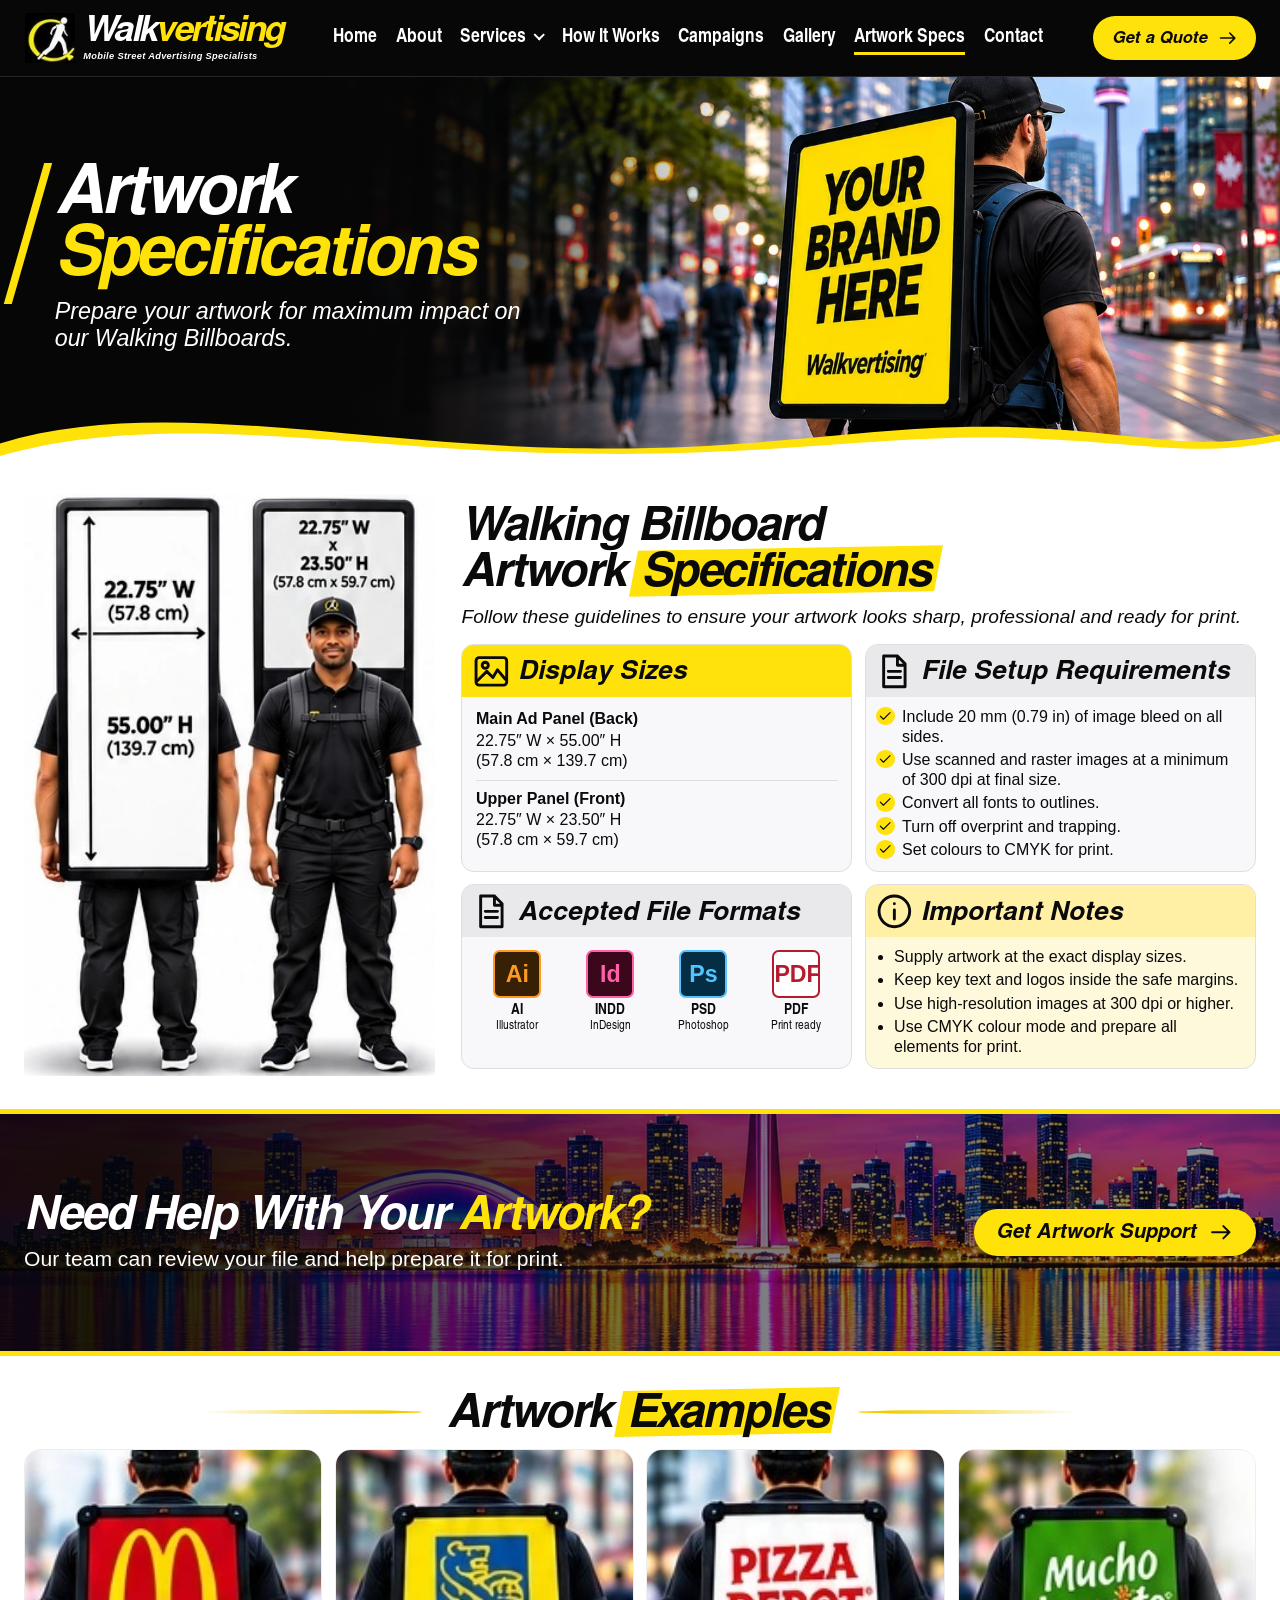
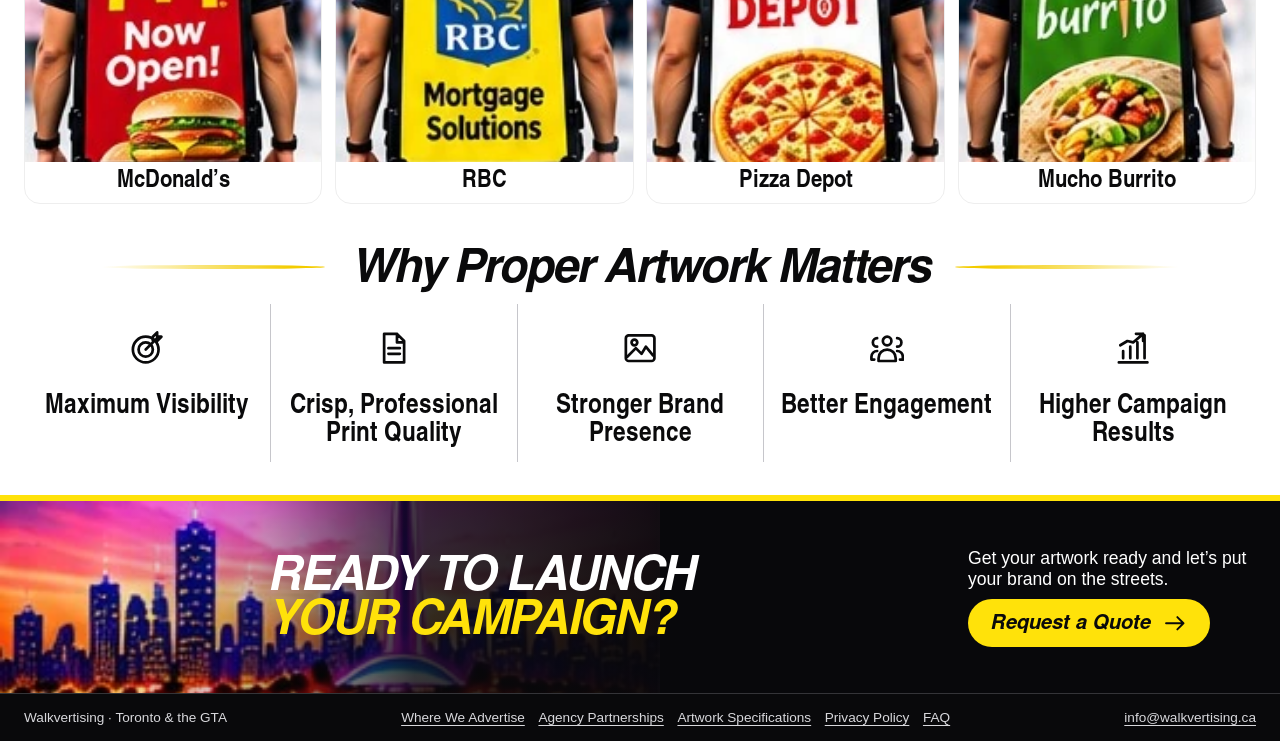
<file: artwork-specifications.html>
<!doctype html>
<html lang="en-CA">
<head>
  <meta charset="utf-8">
  <meta name="viewport" content="width=device-width, initial-scale=1">
  <meta name="description" content="Walkvertising display sizes, print requirements, accepted file formats and billboard artwork examples.">
  <meta name="theme-color" content="#08080a">
  <title>Artwork Specifications | Walkvertising</title>
  <link rel="icon" href="assets/logo-mark.webp" type="image/webp">
  <link rel="stylesheet" href="assets/styles.css">
  <script src="assets/site.js" defer></script>
</head>
<body class="page-artwork">
<a class="skip-link" href="#main">Skip to content</a>
<header class="site-header">
  <div class="wrap header-inner">
    <a class="logo" href="index.html" aria-label="Walkvertising home">
      <img src="assets/logo-mark.webp" alt="" width="58" height="57" fetchpriority="high" >
      <span><strong>Walk<span>vertising</span></strong><small>Mobile Street Advertising Specialists</small></span>
    </a>
    <button class="menu-toggle" type="button" aria-label="Open menu" aria-expanded="false" aria-controls="site-nav"><svg class="icon" aria-hidden="true" focusable="false"><use href="assets/icons.svg#menu"></use></svg><span class="menu-close" aria-hidden="true">×</span></button>
    <nav class="site-nav" id="site-nav" aria-label="Main navigation">
      <a href="index.html" >Home</a><a href="about.html" >About</a>
      <details class="nav-more" >
        <summary>Services <span class="chevron" aria-hidden="true"></span></summary>
        <div class="subnav"><a href="services.html" >Our Services</a><a href="where-we-advertise.html" class="subnav-location" >Where We Advertise</a><a href="agency-partnerships.html" >Agency Partnerships</a></div>
      </details>
      <a href="how-it-works.html" >How It Works</a><a href="where-we-advertise.html" class="mobile-nav-link">Where We Advertise</a>
      <a href="campaigns.html" >Campaigns</a><a href="gallery.html" >Gallery</a><a href="artwork-specifications.html" aria-current="page">Artwork Specs</a><a href="contact.html" >Contact</a>
      <a href="quote.html" class="button mobile-nav-quote"><span>Request a Quote</span> <svg class="icon" aria-hidden="true" focusable="false"><use href="assets/icons.svg#arrow"></use></svg></a>
    </nav>
    <a href="quote.html" class="button button-small header-quote"><span>Get a Quote</span> <svg class="icon" aria-hidden="true" focusable="false"><use href="assets/icons.svg#arrow"></use></svg></a>
  </div>
</header>
<main id="main">
<div class="desktop-design"><section class="hero artwork-hero" data-dark>
  <div class="wrap hero-copy">
    
    <h1><span>Artwork</span><span class="accent">Specifications</span></h1>
    <p>Prepare your artwork for maximum impact on our Walking Billboards.</p>
  </div>
  <img src="assets/artwork-hero.webp" alt="Walking billboards on a busy Toronto street" width="1600" height="800" fetchpriority="high" class="hero-image"><svg class="wave" viewBox="0 0 1440 48" preserveAspectRatio="none" aria-hidden="true" focusable="false">
  <path fill="#ffe20a" d="M0 28C175-25 393 29 635 33c232 5 339-27 500-23 145 4 199 29 305 8v30H0z"/>
  <path fill="#fff" d="M0 42C184-10 394 35 639 39c227 5 346-21 503-17 145 4 199 23 298 3v23H0z"/>
</svg>
</section></div><div class="mobile-design"><section class="section wrap mobile-section" ><div class="mobile-intro"><h1>Artwork Specifications</h1><p>Prepare your artwork for maximum impact on our Walking Billboards.</p></div><img src="assets/artwork-hero.webp" alt="An ambassador carrying an illuminated yellow billboard" width="1600" height="800" fetchpriority="high" class="mobile-artwork-hero"></section></div><section class="section wrap artwork-main" ><div class="artwork-layout">
  <img src="assets/artwork-panels.webp" alt="Front and back views of the walking billboard display" width="345" height="489" loading="lazy" decoding="async" class="artwork-panels">
  <div class="artwork-info">
    <div class="artwork-intro"><h2 class="display">Walking Billboard<br>Artwork <span class="mark">Specifications</span></h2>
      <p>Follow these guidelines to ensure your artwork looks sharp, professional and ready for print.</p>
    </div>
    <div class="artwork-grid">
      <article class="artwork-card" id="display-sizes"><h2><svg class="icon" aria-hidden="true" focusable="false"><use href="assets/icons.svg#image"></use></svg> Display Sizes</h2>
        <dl><dt>Main Ad Panel (Back)</dt><dd>22.75″ W × 55.00″ H<br>(57.8 cm × 139.7 cm)</dd>
        <dt>Upper Panel (Front)</dt><dd>22.75″ W × 23.50″ H<br>(57.8 cm × 59.7 cm)</dd></dl>
      </article>
      <article class="artwork-card" id="file-setup"><h2><svg class="icon" aria-hidden="true" focusable="false"><use href="assets/icons.svg#document"></use></svg> File Setup Requirements</h2>
        <ul class="artwork-checks"><li><svg class="icon" aria-hidden="true" focusable="false"><use href="assets/icons.svg#check"></use></svg><span>Include 20 mm (0.79 in) of image bleed on all sides.</span></li><li><svg class="icon" aria-hidden="true" focusable="false"><use href="assets/icons.svg#check"></use></svg><span>Use scanned and raster images at a minimum of 300 dpi at final size.</span></li><li><svg class="icon" aria-hidden="true" focusable="false"><use href="assets/icons.svg#check"></use></svg><span>Convert all fonts to outlines.</span></li><li><svg class="icon" aria-hidden="true" focusable="false"><use href="assets/icons.svg#check"></use></svg><span>Turn off overprint and trapping.</span></li><li><svg class="icon" aria-hidden="true" focusable="false"><use href="assets/icons.svg#check"></use></svg><span>Set colours to CMYK for print.</span></li></ul>
      </article>
      <article class="artwork-card"><h2><svg class="icon" aria-hidden="true" focusable="false"><use href="assets/icons.svg#document"></use></svg> Accepted File Formats</h2><ul class="artwork-formats"><li><span class="format-icon format-ai" aria-hidden="true">Ai</span><strong>AI</strong><small>Illustrator</small></li><li><span class="format-icon format-indd" aria-hidden="true">Id</span><strong>INDD</strong><small>InDesign</small></li><li><span class="format-icon format-psd" aria-hidden="true">Ps</span><strong>PSD</strong><small>Photoshop</small></li><li><span class="format-icon format-pdf" aria-hidden="true">PDF</span><strong>PDF</strong><small>Print ready</small></li></ul></article>
      <article class="artwork-card artwork-notes"><h2><svg class="icon" aria-hidden="true" focusable="false"><use href="assets/icons.svg#info"></use></svg> Important Notes</h2>
        <ul><li>Supply artwork at the exact display sizes.</li><li>Keep key text and logos inside the safe margins.</li>
        <li>Use high-resolution images at 300 dpi or higher.</li><li>Use CMYK colour mode and prepare all elements for print.</li></ul>
      </article>
    </div>
  </div>
</div></section><section class="artwork-support" data-dark><div class="wrap"><div>
  <h2 class="display">Need Help With Your <span class="accent">Artwork?</span></h2>
  <p>Our team can review your file and help prepare it for print.</p>
</div><a href="mailto:info@walkvertising.ca?subject=Walkvertising%20artwork%20support" class="button "><span>Get Artwork Support</span> <svg class="icon" aria-hidden="true" focusable="false"><use href="assets/icons.svg#arrow"></use></svg></a></div></section><section class="section wrap artwork-examples" ><div class="section-title"><h2>Artwork <span class="mark">Examples</span></h2></div><div class="grid grid-4">
<a href="gallery.html" class="tile"><img src="assets/artwork-mcdonalds.webp" alt="" width="169" height="221" loading="lazy" decoding="async" ><span class="tile-caption">McDonald’s</span></a>
<a href="gallery.html" class="tile"><img src="assets/artwork-rbc.webp" alt="" width="168" height="221" loading="lazy" decoding="async" ><span class="tile-caption">RBC</span></a>
<a href="gallery.html" class="tile"><img src="assets/artwork-pizza.webp" alt="" width="164" height="221" loading="lazy" decoding="async" ><span class="tile-caption">Pizza Depot</span></a>
<a href="gallery.html" class="tile"><img src="assets/artwork-mucho.webp" alt="" width="170" height="221" loading="lazy" decoding="async" ><span class="tile-caption">Mucho Burrito</span></a>
</div></section><section class="section wrap artwork-benefits" ><div class="section-title"><h2>Why Proper Artwork Matters</h2></div><div class="feature-row"><article class="feature"><span class="feature-badge"><svg class="icon" aria-hidden="true" focusable="false"><use href="assets/icons.svg#target"></use></svg></span><h3>Maximum Visibility</h3></article><article class="feature"><span class="feature-badge"><svg class="icon" aria-hidden="true" focusable="false"><use href="assets/icons.svg#document"></use></svg></span><h3>Crisp, Professional Print Quality</h3></article><article class="feature"><span class="feature-badge"><svg class="icon" aria-hidden="true" focusable="false"><use href="assets/icons.svg#image"></use></svg></span><h3>Stronger Brand Presence</h3></article><article class="feature"><span class="feature-badge"><svg class="icon" aria-hidden="true" focusable="false"><use href="assets/icons.svg#people"></use></svg></span><h3>Better Engagement</h3></article><article class="feature"><span class="feature-badge"><svg class="icon" aria-hidden="true" focusable="false"><use href="assets/icons.svg#chart"></use></svg></span><h3>Higher Campaign Results</h3></article></div></section>
<section class="cta-band" data-dark>
  <div class="wrap cta-inner">
    <h2>Ready to launch<span class="accent">your campaign?</span></h2>
    <div class="cta-action"><p>Get your artwork ready and let’s put your brand on the streets.</p><a href="quote.html" class="button "><span>Request a Quote</span> <svg class="icon" aria-hidden="true" focusable="false"><use href="assets/icons.svg#arrow"></use></svg></a></div>
  </div>
</section>

</main>
<footer class="site-footer" data-dark>
  <div class="wrap footer-inner">
    <span>Walkvertising · Toronto &amp; the GTA</span>
    <nav aria-label="More pages"><a href="where-we-advertise.html" >Where We Advertise</a><a href="agency-partnerships.html" >Agency Partnerships</a><a href="artwork-specifications.html" >Artwork Specifications</a><a href="privacy-policy.html" >Privacy Policy</a><a href="index.html#faq" >FAQ</a></nav>
    <a href="mailto:info@walkvertising.ca">info@walkvertising.ca</a>
  </div>
</footer>
</body>
</html>
</file>
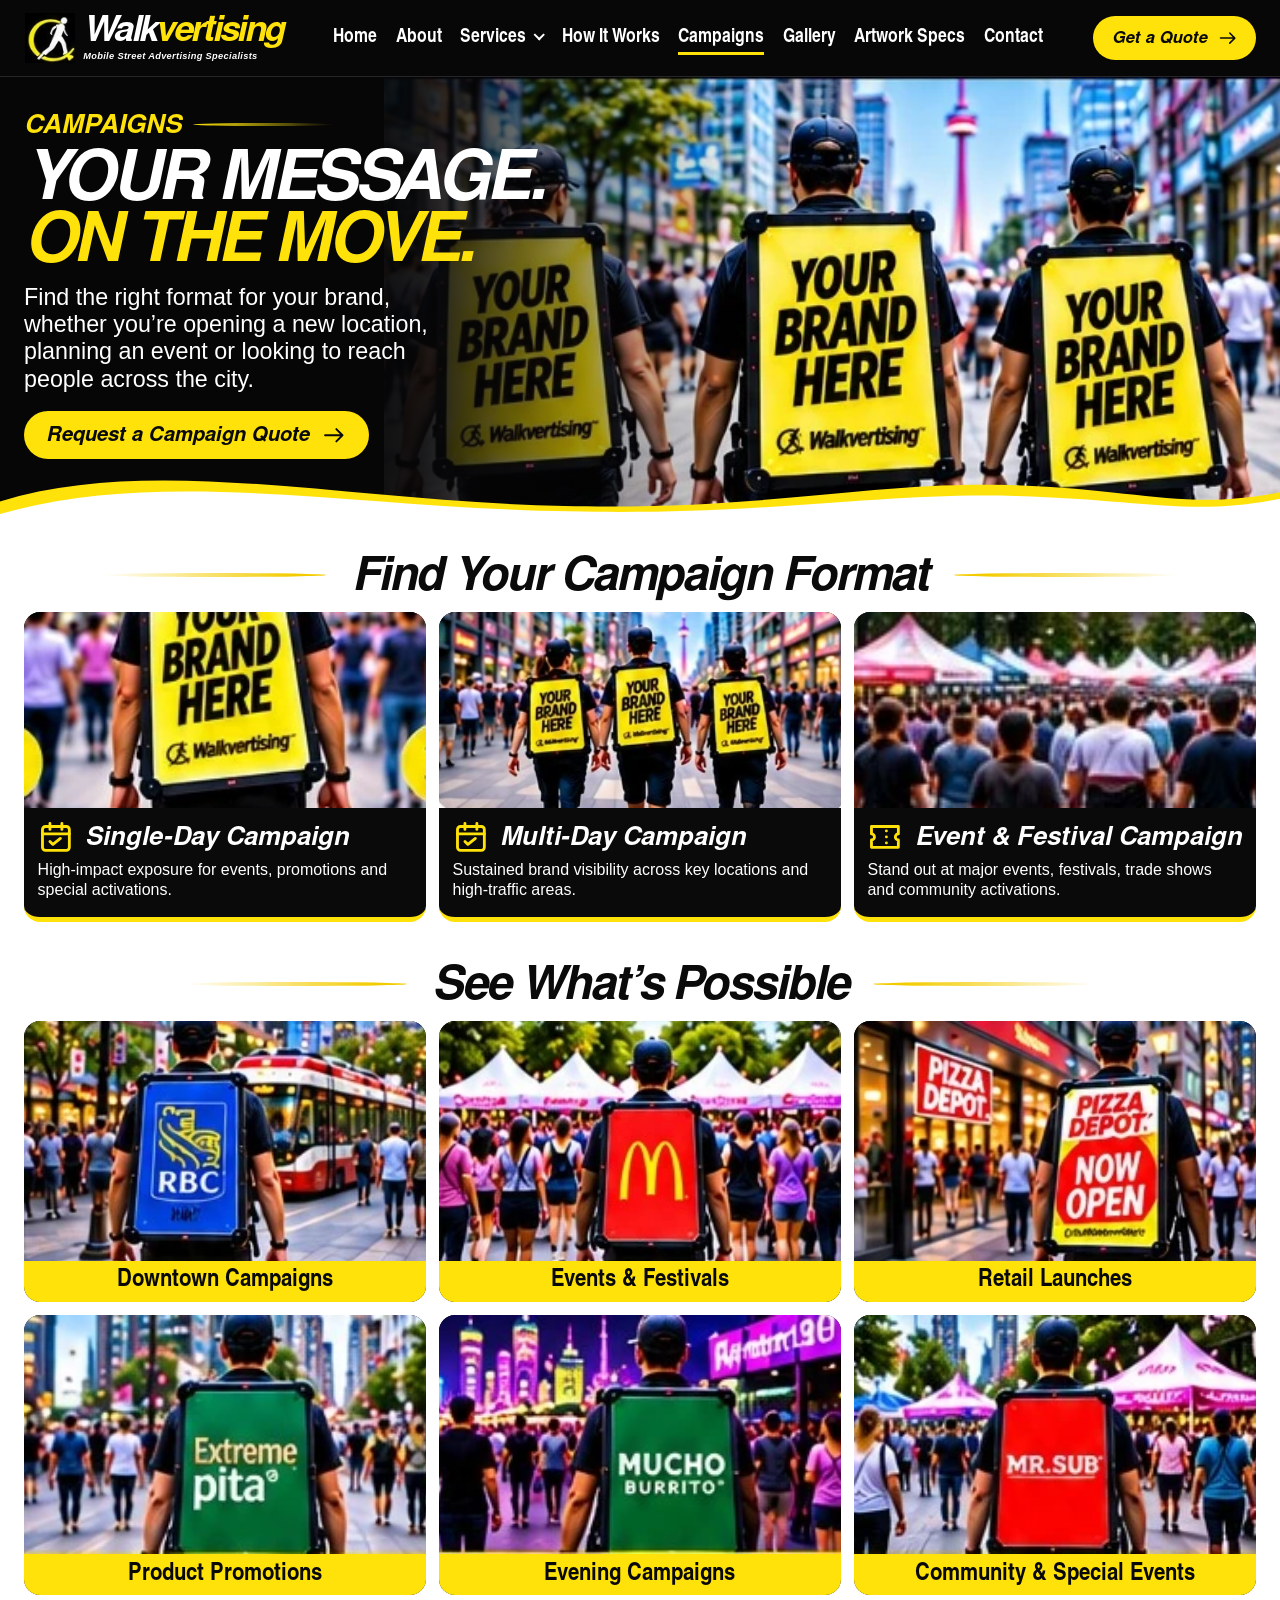
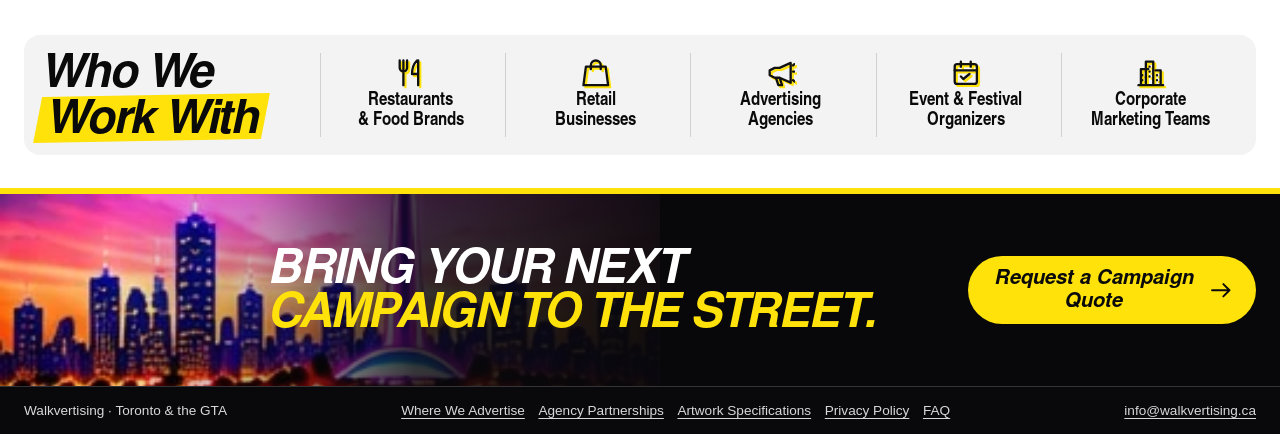
<file: campaigns.html>
<!doctype html>
<html lang="en-CA">
<head>
  <meta charset="utf-8">
  <meta name="viewport" content="width=device-width, initial-scale=1">
  <meta name="description" content="Browse single-day, multi-day and event campaign formats for illuminated walking billboards.">
  <meta name="theme-color" content="#08080a">
  <title>Campaigns | Walkvertising</title>
  <link rel="icon" href="assets/logo-mark.webp" type="image/webp">
  <link rel="stylesheet" href="assets/styles.css">
  <script src="assets/site.js" defer></script>
</head>
<body class="page-campaigns">
<a class="skip-link" href="#main">Skip to content</a>
<header class="site-header">
  <div class="wrap header-inner">
    <a class="logo" href="index.html" aria-label="Walkvertising home">
      <img src="assets/logo-mark.webp" alt="" width="58" height="57" fetchpriority="high" >
      <span><strong>Walk<span>vertising</span></strong><small>Mobile Street Advertising Specialists</small></span>
    </a>
    <button class="menu-toggle" type="button" aria-label="Open menu" aria-expanded="false" aria-controls="site-nav"><svg class="icon" aria-hidden="true" focusable="false"><use href="assets/icons.svg#menu"></use></svg><span class="menu-close" aria-hidden="true">×</span></button>
    <nav class="site-nav" id="site-nav" aria-label="Main navigation">
      <a href="index.html" >Home</a><a href="about.html" >About</a>
      <details class="nav-more" >
        <summary>Services <span class="chevron" aria-hidden="true"></span></summary>
        <div class="subnav"><a href="services.html" >Our Services</a><a href="where-we-advertise.html" class="subnav-location" >Where We Advertise</a><a href="agency-partnerships.html" >Agency Partnerships</a></div>
      </details>
      <a href="how-it-works.html" >How It Works</a><a href="where-we-advertise.html" class="mobile-nav-link">Where We Advertise</a>
      <a href="campaigns.html" aria-current="page">Campaigns</a><a href="gallery.html" >Gallery</a><a href="artwork-specifications.html" >Artwork Specs</a><a href="contact.html" >Contact</a>
      <a href="quote.html" class="button mobile-nav-quote"><span>Request a Quote</span> <svg class="icon" aria-hidden="true" focusable="false"><use href="assets/icons.svg#arrow"></use></svg></a>
    </nav>
    <a href="quote.html" class="button button-small header-quote"><span>Get a Quote</span> <svg class="icon" aria-hidden="true" focusable="false"><use href="assets/icons.svg#arrow"></use></svg></a>
  </div>
</header>
<main id="main">
<div class="desktop-design"><section class="hero " data-dark>
  <div class="wrap hero-copy">
    <div class="eyebrow">Campaigns</div>
    <h1><span>Your message.</span><span class="accent">On the move.</span></h1>
    <p>Find the right format for your brand, whether you’re opening a new location, planning an event or looking to reach people across the city.</p><div class="hero-actions"><a href="quote.html" class="button "><span>Request a Campaign Quote</span> <svg class="icon" aria-hidden="true" focusable="false"><use href="assets/icons.svg#arrow"></use></svg></a></div>
  </div>
  <img src="assets/hero-gallery.webp" alt="Walking billboards on a busy Toronto street" width="598" height="273" fetchpriority="high" class="hero-image"><svg class="wave" viewBox="0 0 1440 48" preserveAspectRatio="none" aria-hidden="true" focusable="false">
  <path fill="#ffe20a" d="M0 28C175-25 393 29 635 33c232 5 339-27 500-23 145 4 199 29 305 8v30H0z"/>
  <path fill="#fff" d="M0 42C184-10 394 35 639 39c227 5 346-21 503-17 145 4 199 23 298 3v23H0z"/>
</svg>
</section><section class="section wrap " ><div class="section-title"><h2>Find Your Campaign Format</h2></div><div class="grid grid-3"><article class="tile location-card"><img src="assets/live.webp" alt="" width="232" height="197" loading="lazy" decoding="async" ><div class="tile-copy"><h3><svg class="icon" aria-hidden="true" focusable="false"><use href="assets/icons.svg#calendar"></use></svg>Single-Day Campaign</h3><p>High-impact exposure for events, promotions and special activations.</p></div></article><article class="tile location-card"><img src="assets/action-downtown.webp" alt="" width="323" height="155" loading="lazy" decoding="async" ><div class="tile-copy"><h3><svg class="icon" aria-hidden="true" focusable="false"><use href="assets/icons.svg#calendar"></use></svg>Multi-Day Campaign</h3><p>Sustained brand visibility across key locations and high-traffic areas.</p></div></article><article class="tile location-card"><img src="assets/agency-event.webp" alt="" width="221" height="74" loading="lazy" decoding="async" ><div class="tile-copy"><h3><svg class="icon" aria-hidden="true" focusable="false"><use href="assets/icons.svg#ticket"></use></svg>Event &amp; Festival Campaign</h3><p>Stand out at major events, festivals, trade shows and community activations.</p></div></article></div></section><section class="section wrap " ><div class="section-title"><h2>See What’s Possible</h2></div><div class="grid grid-3">
<a href="gallery.html?category=corporate" class="tile tile-yellow"><img src="assets/downtown.webp" alt="" width="245" height="148" loading="lazy" decoding="async" ><span class="tile-caption">Downtown Campaigns</span></a>
<a href="gallery.html?category=festivals" class="tile tile-yellow"><img src="assets/events.webp" alt="" width="246" height="150" loading="lazy" decoding="async" ><span class="tile-caption">Events &amp; Festivals</span></a>
<a href="gallery.html?category=grand-openings" class="tile tile-yellow"><img src="assets/retail.webp" alt="" width="250" height="148" loading="lazy" decoding="async" ><span class="tile-caption">Retail Launches</span></a>
<a href="gallery.html?category=restaurants" class="tile tile-yellow"><img src="assets/product.webp" alt="" width="243" height="125" loading="lazy" decoding="async" ><span class="tile-caption">Product Promotions</span></a>
<a href="gallery.html?category=night" class="tile tile-yellow"><img src="assets/evening.webp" alt="" width="248" height="126" loading="lazy" decoding="async" ><span class="tile-caption">Evening Campaigns</span></a>
<a href="gallery.html?category=festivals" class="tile tile-yellow"><img src="assets/community.webp" alt="" width="248" height="126" loading="lazy" decoding="async" ><span class="tile-caption">Community &amp; Special Events</span></a>
</div></section><section class="section wrap " ><div class="audience-strip"><h2 class="display">Who We<br><span class="mark">Work With</span></h2><div class="audience-grid"><div><svg class="icon" aria-hidden="true" focusable="false"><use href="assets/icons.svg#food"></use></svg>Restaurants<br>&amp; Food Brands</div><div><svg class="icon" aria-hidden="true" focusable="false"><use href="assets/icons.svg#retail"></use></svg>Retail<br>Businesses</div><div><svg class="icon" aria-hidden="true" focusable="false"><use href="assets/icons.svg#megaphone"></use></svg>Advertising<br>Agencies</div><div><svg class="icon" aria-hidden="true" focusable="false"><use href="assets/icons.svg#calendar"></use></svg>Event &amp; Festival<br>Organizers</div><div><svg class="icon" aria-hidden="true" focusable="false"><use href="assets/icons.svg#building"></use></svg>Corporate<br>Marketing Teams</div></div></div></section></div><div class="mobile-design"><section class="section wrap mobile-section" ><div class="mobile-intro"><h1>Our Campaigns</h1></div><div class="campaign-filters" aria-label="Filter campaigns"><button class="campaign-filter" type="button" data-campaign-filter="all" aria-pressed="true" aria-controls="mobile-campaign-grid">All</button><button class="campaign-filter" type="button" data-campaign-filter="retail" aria-pressed="false" aria-controls="mobile-campaign-grid">Retail</button><button class="campaign-filter" type="button" data-campaign-filter="events" aria-pressed="false" aria-controls="mobile-campaign-grid">Events</button><button class="campaign-filter" type="button" data-campaign-filter="festivals" aria-pressed="false" aria-controls="mobile-campaign-grid">Festivals</button></div><div id="mobile-campaign-grid"><a class="mobile-campaign-card" href="gallery.html?category=festivals" data-campaign-categories="events festivals">
    <img src="assets/action-downtown.webp" alt="" width="323" height="155" loading="lazy" decoding="async" ><span class="mobile-campaign-copy"><span><strong>Event &amp; Festival Campaign</strong><span>High-visibility activation for major events.</span></span><span class="feature-badge"><svg class="icon" aria-hidden="true" focusable="false"><use href="assets/icons.svg#arrow"></use></svg></span></span>
  </a><a class="mobile-campaign-card" href="gallery.html?category=retail" data-campaign-categories="retail">
    <img src="assets/city-streets.webp" alt="" width="326" height="157" loading="lazy" decoding="async" ><span class="mobile-campaign-copy"><span><strong>Retail Promotion</strong><span>Drive traffic and brand awareness in key locations.</span></span><span class="feature-badge"><svg class="icon" aria-hidden="true" focusable="false"><use href="assets/icons.svg#arrow"></use></svg></span></span>
  </a><a class="mobile-campaign-card" href="gallery.html?category=festivals" data-campaign-categories="festivals events">
    <img src="assets/action-festival.webp" alt="" width="302" height="155" loading="lazy" decoding="async" ><span class="mobile-campaign-copy"><span><strong>Street Festival Activation</strong><span>Reach people where the crowds gather.</span></span><span class="feature-badge"><svg class="icon" aria-hidden="true" focusable="false"><use href="assets/icons.svg#arrow"></use></svg></span></span>
  </a><a class="mobile-campaign-card" href="gallery.html?category=night" data-campaign-categories="events">
    <img src="assets/action-night.webp" alt="" width="309" height="155" loading="lazy" decoding="async" ><span class="mobile-campaign-copy"><span><strong>Evening Campaign</strong><span>Get seen on busy streets and at nighttime events.</span></span><span class="feature-badge"><svg class="icon" aria-hidden="true" focusable="false"><use href="assets/icons.svg#arrow"></use></svg></span></span>
  </a></div></section></div>
<div class="desktop-design"><section class="cta-band" data-dark>
  <div class="wrap cta-inner">
    <h2>Bring your next<span class="accent">campaign to the street.</span></h2>
    <div class="cta-action"><a href="quote.html" class="button "><span>Request a Campaign Quote</span> <svg class="icon" aria-hidden="true" focusable="false"><use href="assets/icons.svg#arrow"></use></svg></a></div>
  </div>
</section></div>

</main>
<footer class="site-footer" data-dark>
  <div class="wrap footer-inner">
    <span>Walkvertising · Toronto &amp; the GTA</span>
    <nav aria-label="More pages"><a href="where-we-advertise.html" >Where We Advertise</a><a href="agency-partnerships.html" >Agency Partnerships</a><a href="artwork-specifications.html" >Artwork Specifications</a><a href="privacy-policy.html" >Privacy Policy</a><a href="index.html#faq" >FAQ</a></nav>
    <a href="mailto:info@walkvertising.ca">info@walkvertising.ca</a>
  </div>
</footer>
</body>
</html>
</file>
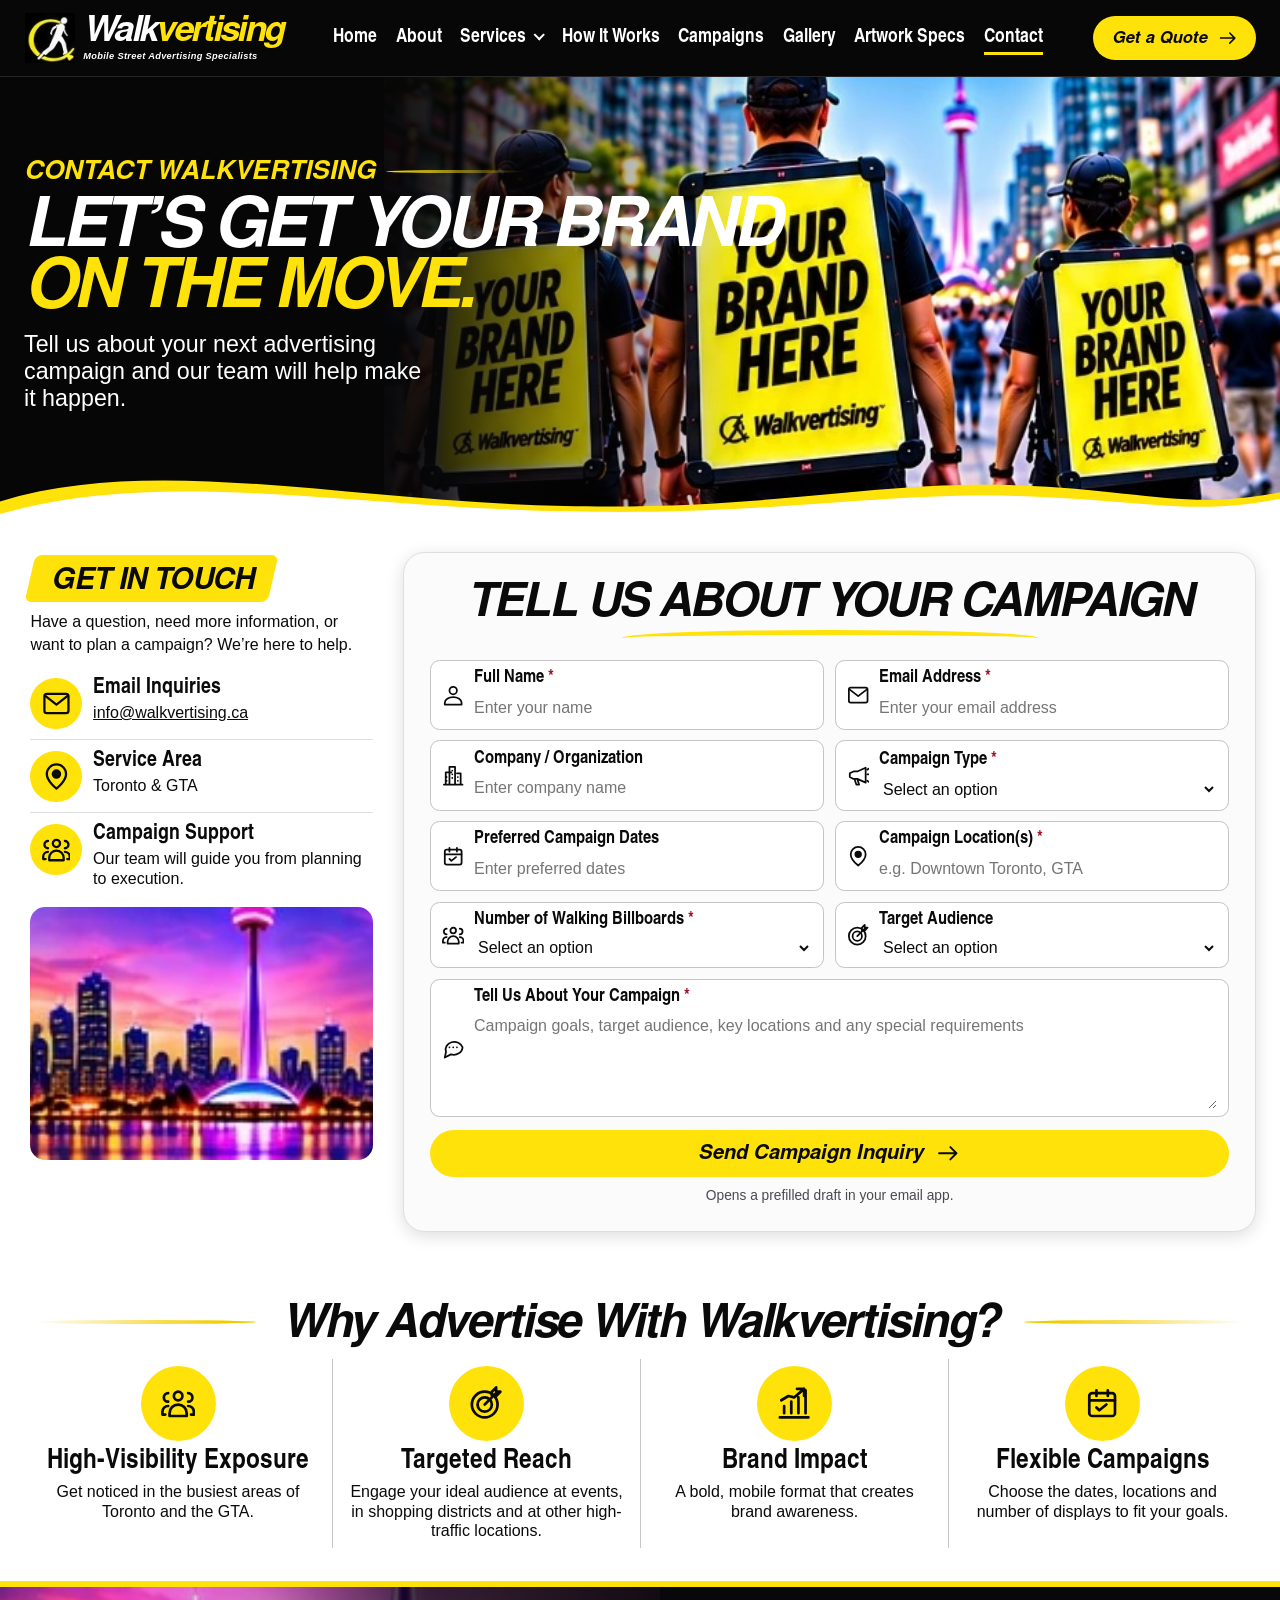
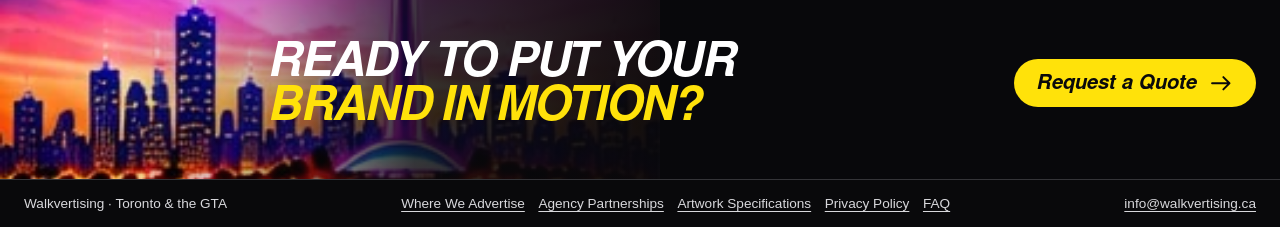
<file: contact.html>
<!doctype html>
<html lang="en-CA">
<head>
  <meta charset="utf-8">
  <meta name="viewport" content="width=device-width, initial-scale=1">
  <meta name="description" content="Contact Walkvertising to discuss a walking billboard campaign across Toronto and the GTA.">
  <meta name="theme-color" content="#08080a">
  <title>Contact | Walkvertising</title>
  <link rel="icon" href="assets/logo-mark.webp" type="image/webp">
  <link rel="stylesheet" href="assets/styles.css">
  <script src="assets/site.js" defer></script>
</head>
<body class="page-contact">
<a class="skip-link" href="#main">Skip to content</a>
<header class="site-header">
  <div class="wrap header-inner">
    <a class="logo" href="index.html" aria-label="Walkvertising home">
      <img src="assets/logo-mark.webp" alt="" width="58" height="57" fetchpriority="high" >
      <span><strong>Walk<span>vertising</span></strong><small>Mobile Street Advertising Specialists</small></span>
    </a>
    <button class="menu-toggle" type="button" aria-label="Open menu" aria-expanded="false" aria-controls="site-nav"><svg class="icon" aria-hidden="true" focusable="false"><use href="assets/icons.svg#menu"></use></svg><span class="menu-close" aria-hidden="true">×</span></button>
    <nav class="site-nav" id="site-nav" aria-label="Main navigation">
      <a href="index.html" >Home</a><a href="about.html" >About</a>
      <details class="nav-more" >
        <summary>Services <span class="chevron" aria-hidden="true"></span></summary>
        <div class="subnav"><a href="services.html" >Our Services</a><a href="where-we-advertise.html" class="subnav-location" >Where We Advertise</a><a href="agency-partnerships.html" >Agency Partnerships</a></div>
      </details>
      <a href="how-it-works.html" >How It Works</a><a href="where-we-advertise.html" class="mobile-nav-link">Where We Advertise</a>
      <a href="campaigns.html" >Campaigns</a><a href="gallery.html" >Gallery</a><a href="artwork-specifications.html" >Artwork Specs</a><a href="contact.html" aria-current="page">Contact</a>
      <a href="quote.html" class="button mobile-nav-quote"><span>Request a Quote</span> <svg class="icon" aria-hidden="true" focusable="false"><use href="assets/icons.svg#arrow"></use></svg></a>
    </nav>
    <a href="quote.html" class="button button-small header-quote"><span>Get a Quote</span> <svg class="icon" aria-hidden="true" focusable="false"><use href="assets/icons.svg#arrow"></use></svg></a>
  </div>
</header>
<main id="main">
<div class="mobile-design"><section class="section wrap mobile-section" ><div class="mobile-intro"><h1>Contact Us</h1><p>Let’s talk about your next campaign.</p></div>
  <a class="mobile-contact-row" href="mailto:info@walkvertising.ca"><svg class="icon" aria-hidden="true" focusable="false"><use href="assets/icons.svg#email"></use></svg> info@walkvertising.ca</a>
  <a class="mobile-contact-row" href="where-we-advertise.html"><svg class="icon" aria-hidden="true" focusable="false"><use href="assets/icons.svg#pin"></use></svg> Toronto, ON (GTA)</a>
  <a class="mobile-contact-map" href="where-we-advertise.html"><img src="assets/contact-map-mobile.webp" alt="Toronto and GTA service area map" width="437" height="118" loading="lazy" decoding="async" ><strong>Toronto &amp; GTA Service Area</strong></a>
  <a href="#contact-inquiry" class="button mobile-button "><span>Send Us a Message</span> <svg class="icon" aria-hidden="true" focusable="false"><use href="assets/icons.svg#arrow"></use></svg></a></section></div><div class="desktop-design"><section class="hero " data-dark>
  <div class="wrap hero-copy">
    <div class="eyebrow">Contact Walkvertising</div>
    <h1><span>Let’s get your brand</span><span class="accent">on the move.</span></h1>
    <p>Tell us about your next advertising campaign and our team will help make it happen.</p>
  </div>
  <img src="assets/hero-standard.webp" alt="Walking billboards on a busy Toronto street" width="649" height="376" fetchpriority="high" class="hero-image"><svg class="wave" viewBox="0 0 1440 48" preserveAspectRatio="none" aria-hidden="true" focusable="false">
  <path fill="#ffe20a" d="M0 28C175-25 393 29 635 33c232 5 339-27 500-23 145 4 199 29 305 8v30H0z"/>
  <path fill="#fff" d="M0 42C184-10 394 35 639 39c227 5 346-21 503-17 145 4 199 23 298 3v23H0z"/>
</svg>
</section></div><section class="section wrap contact-form-section" ><div class="split form-layout">
  <aside class="form-aside"><h2 class="tag">Get in Touch</h2>
    <p>Have a question, need more information, or want to plan a campaign? We’re here to help.</p>
    <div class="mini-feature"><span class="feature-badge"><svg class="icon" aria-hidden="true" focusable="false"><use href="assets/icons.svg#email"></use></svg></span><div><h3>Email Inquiries</h3><p><a href="mailto:info@walkvertising.ca">info@walkvertising.ca</a></p></div></div><div class="mini-feature"><span class="feature-badge"><svg class="icon" aria-hidden="true" focusable="false"><use href="assets/icons.svg#pin"></use></svg></span><div><h3>Service Area</h3><p>Toronto &amp; GTA</p></div></div><div class="mini-feature"><span class="feature-badge"><svg class="icon" aria-hidden="true" focusable="false"><use href="assets/icons.svg#people"></use></svg></span><div><h3>Campaign Support</h3><p>Our team will guide you from planning to execution.</p></div></div><img src="assets/skyline-contact.webp" alt="Toronto skyline from across the harbour" width="265" height="108" loading="lazy" decoding="async" >
  </aside>
  <form class="content-form" method="post" action="mailto:info@walkvertising.ca" enctype="text/plain" data-inquiry="Walkvertising campaign inquiry" id="contact-inquiry">
  <h2 class="display">Tell Us About Your Campaign</h2><div class="underline" aria-hidden="true"></div>
  <div class="form-grid"><div class="field"><svg class="icon" aria-hidden="true" focusable="false"><use href="assets/icons.svg#person"></use></svg><label for="full-name">Full Name <span class="required" aria-hidden="true">*</span></label><input type="text" id="full-name" name="Full Name" required placeholder="Enter your name" autocomplete="name"></div><div class="field"><svg class="icon" aria-hidden="true" focusable="false"><use href="assets/icons.svg#email"></use></svg><label for="email-address">Email Address <span class="required" aria-hidden="true">*</span></label><input type="email" id="email-address" name="Email Address" required placeholder="Enter your email address" autocomplete="email"></div><div class="field"><svg class="icon" aria-hidden="true" focusable="false"><use href="assets/icons.svg#building"></use></svg><label for="company---organization">Company / Organization</label><input type="text" id="company---organization" name="Company / Organization" placeholder="Enter company name" autocomplete="organization"></div><div class="field"><svg class="icon" aria-hidden="true" focusable="false"><use href="assets/icons.svg#megaphone"></use></svg><label for="campaign-type">Campaign Type <span class="required" aria-hidden="true">*</span></label><select id="campaign-type" name="Campaign Type" required ><option value="">Select an option</option><option>Brand awareness</option><option>Retail launch or grand opening</option><option>Restaurant promotion</option><option>Event or festival</option><option>Corporate or trade show</option><option>Other</option></select></div><div class="field"><svg class="icon" aria-hidden="true" focusable="false"><use href="assets/icons.svg#calendar"></use></svg><label for="preferred-campaign-dates">Preferred Campaign Dates</label><input type="text" id="preferred-campaign-dates" name="Preferred Campaign Dates" placeholder="Enter preferred dates" ></div><div class="field"><svg class="icon" aria-hidden="true" focusable="false"><use href="assets/icons.svg#pin"></use></svg><label for="campaign-location-s">Campaign Location(s) <span class="required" aria-hidden="true">*</span></label><input type="text" id="campaign-location-s" name="Campaign Location(s)" required placeholder="e.g. Downtown Toronto, GTA" ></div><div class="field"><svg class="icon" aria-hidden="true" focusable="false"><use href="assets/icons.svg#people"></use></svg><label for="number-of-walking-billboards">Number of Walking Billboards <span class="required" aria-hidden="true">*</span></label><select id="number-of-walking-billboards" name="Number of Walking Billboards" required ><option value="">Select an option</option><option>1</option><option>2–3</option><option>4–6</option><option>7+</option><option>Help me decide</option></select></div><div class="field"><svg class="icon" aria-hidden="true" focusable="false"><use href="assets/icons.svg#target"></use></svg><label for="target-audience">Target Audience</label><select id="target-audience" name="Target Audience" ><option value="">Select an option</option><option>Local residents</option><option>Shoppers</option><option>Commuters</option><option>Event attendees</option><option>Students</option><option>Other</option></select></div><div class="field field-wide"><svg class="icon" aria-hidden="true" focusable="false"><use href="assets/icons.svg#talk"></use></svg><label for="tell-us-about-your-campaign">Tell Us About Your Campaign <span class="required" aria-hidden="true">*</span></label><textarea id="tell-us-about-your-campaign" name="Tell Us About Your Campaign" required placeholder="Campaign goals, target audience, key locations and any special requirements" rows="4"></textarea></div></div>
  <button class="button" type="submit">Send Campaign Inquiry <svg class="icon" aria-hidden="true" focusable="false"><use href="assets/icons.svg#arrow"></use></svg></button>
  <p class="form-note">Opens a prefilled draft in your email app.</p>
  <p class="form-feedback" aria-live="polite"></p>
  <noscript><p>Send your campaign information to <a href="mailto:info@walkvertising.ca">info@walkvertising.ca</a>.</p></noscript>
</form>
</div></section><div class="desktop-design"><section class="section wrap " ><div class="section-title"><h2>Why Advertise With Walkvertising?</h2></div><div class="feature-row"><article class="feature"><span class="feature-badge"><svg class="icon" aria-hidden="true" focusable="false"><use href="assets/icons.svg#people"></use></svg></span><h3>High-Visibility Exposure</h3><p>Get noticed in the busiest areas of Toronto and the GTA.</p></article><article class="feature"><span class="feature-badge"><svg class="icon" aria-hidden="true" focusable="false"><use href="assets/icons.svg#target"></use></svg></span><h3>Targeted Reach</h3><p>Engage your ideal audience at events, in shopping districts and at other high-traffic locations.</p></article><article class="feature"><span class="feature-badge"><svg class="icon" aria-hidden="true" focusable="false"><use href="assets/icons.svg#chart"></use></svg></span><h3>Brand Impact</h3><p>A bold, mobile format that creates brand awareness.</p></article><article class="feature"><span class="feature-badge"><svg class="icon" aria-hidden="true" focusable="false"><use href="assets/icons.svg#calendar"></use></svg></span><h3>Flexible Campaigns</h3><p>Choose the dates, locations and number of displays to fit your goals.</p></article></div></section></div>
<div class="desktop-design"><section class="cta-band" data-dark>
  <div class="wrap cta-inner">
    <h2>Ready to put your<span class="accent">brand in motion?</span></h2>
    <div class="cta-action"><a href="quote.html" class="button "><span>Request a Quote</span> <svg class="icon" aria-hidden="true" focusable="false"><use href="assets/icons.svg#arrow"></use></svg></a></div>
  </div>
</section></div>

</main>
<footer class="site-footer" data-dark>
  <div class="wrap footer-inner">
    <span>Walkvertising · Toronto &amp; the GTA</span>
    <nav aria-label="More pages"><a href="where-we-advertise.html" >Where We Advertise</a><a href="agency-partnerships.html" >Agency Partnerships</a><a href="artwork-specifications.html" >Artwork Specifications</a><a href="privacy-policy.html" >Privacy Policy</a><a href="index.html#faq" >FAQ</a></nav>
    <a href="mailto:info@walkvertising.ca">info@walkvertising.ca</a>
  </div>
</footer>
</body>
</html>
</file>
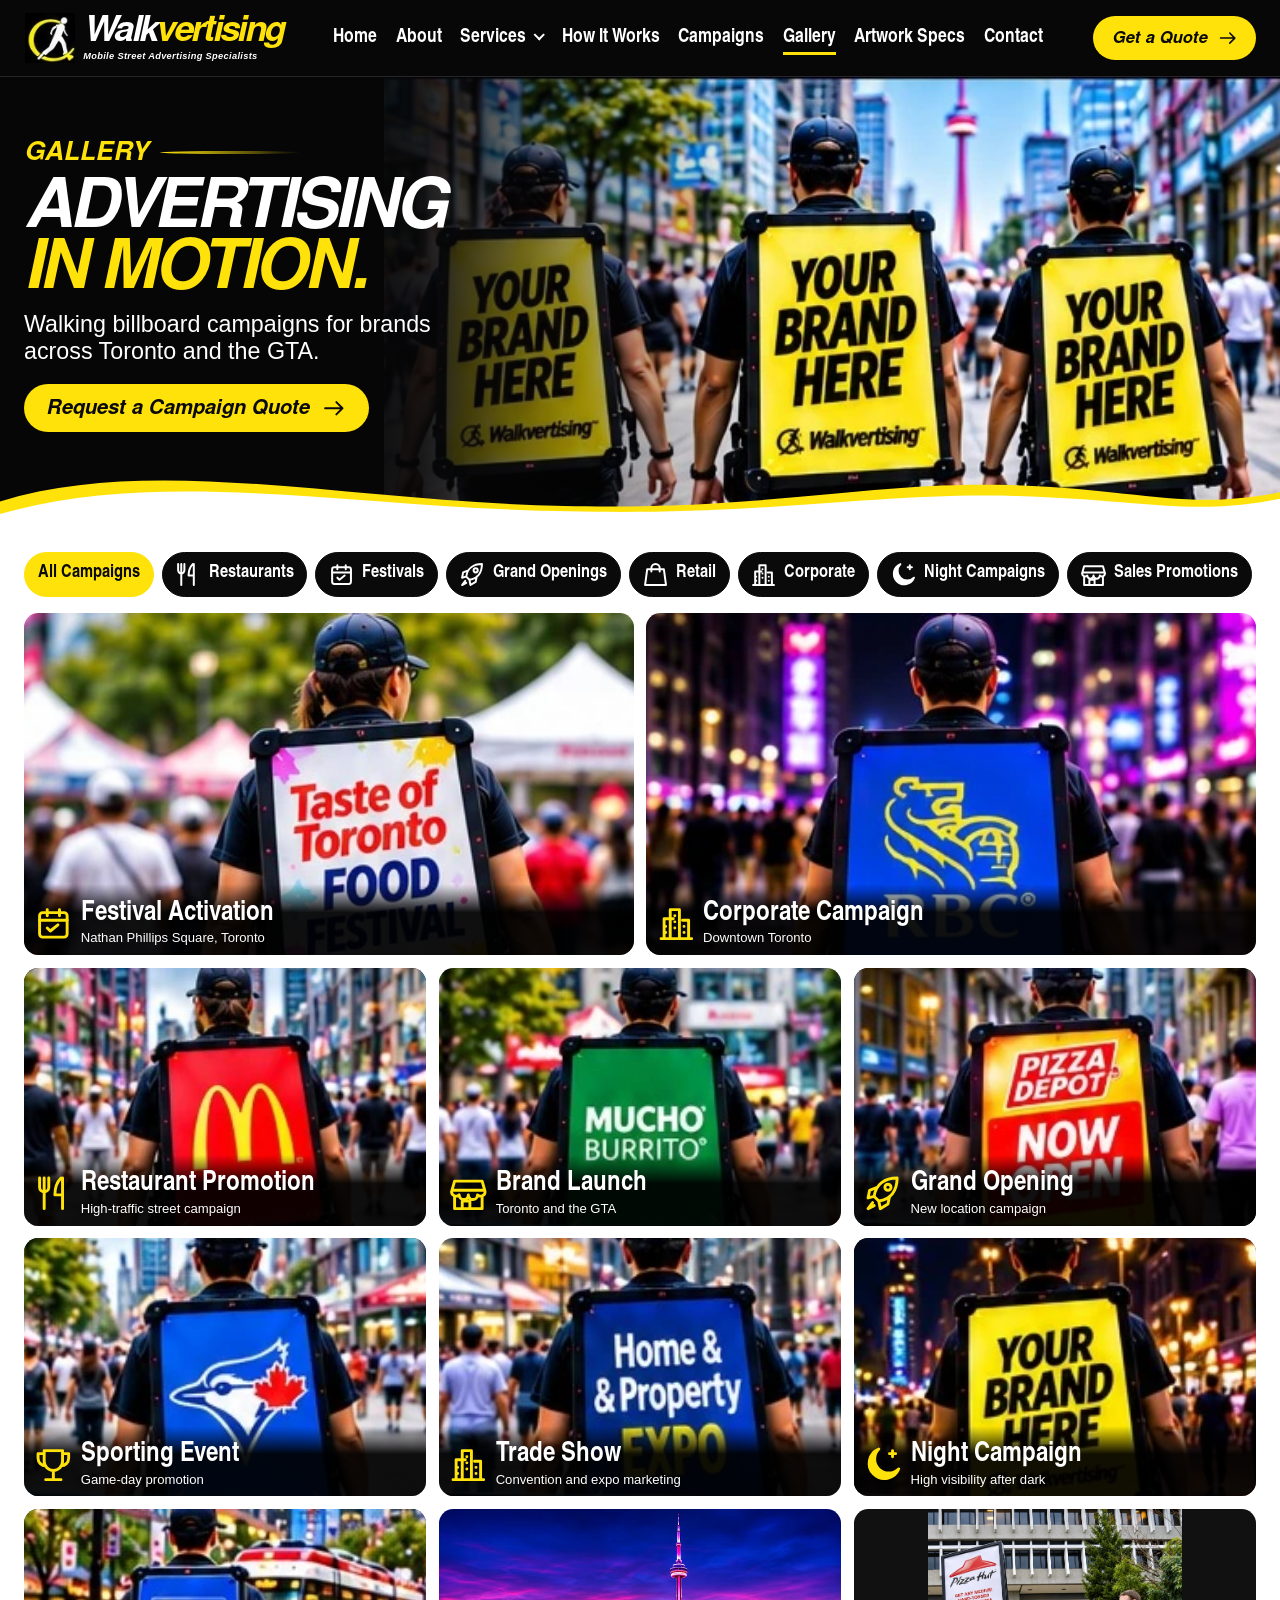
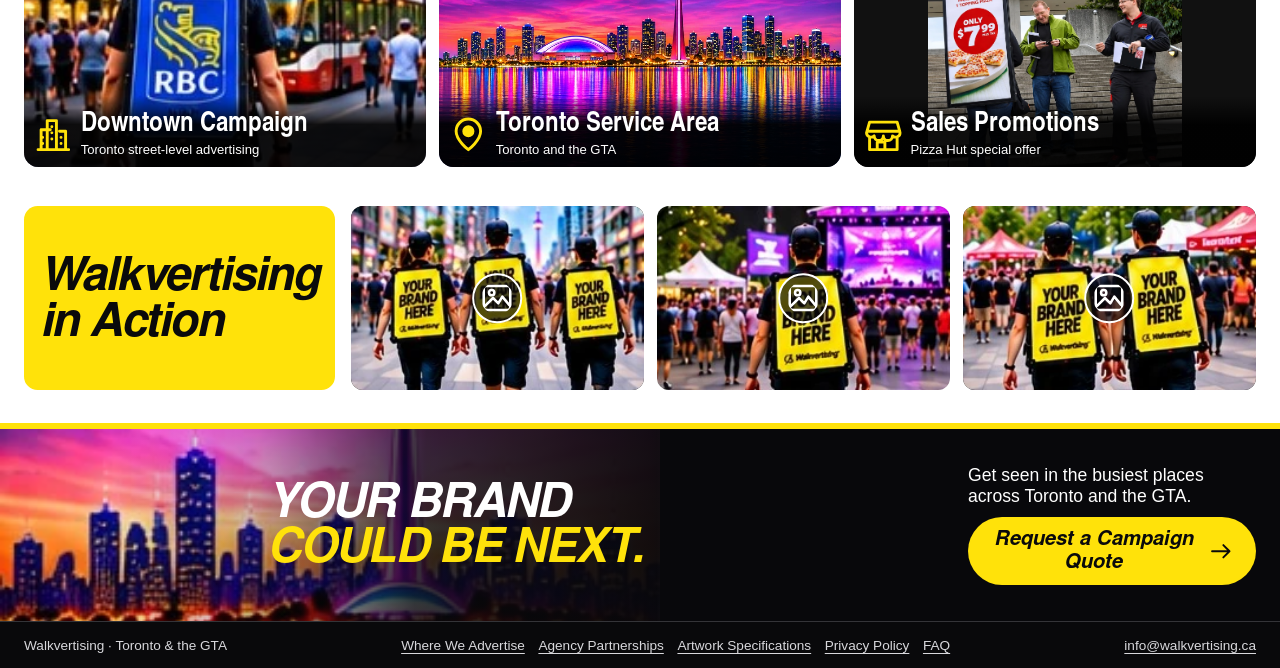
<file: gallery.html>
<!doctype html>
<html lang="en-CA">
<head>
  <meta charset="utf-8">
  <meta name="viewport" content="width=device-width, initial-scale=1">
  <meta name="description" content="Browse Walkvertising campaign images by category, from restaurant promotions to evening activations.">
  <meta name="theme-color" content="#08080a">
  <title>Gallery | Walkvertising</title>
  <link rel="icon" href="assets/logo-mark.webp" type="image/webp">
  <link rel="stylesheet" href="assets/styles.css">
  <script src="assets/site.js" defer></script>
</head>
<body class="page-gallery">
<a class="skip-link" href="#main">Skip to content</a>
<header class="site-header">
  <div class="wrap header-inner">
    <a class="logo" href="index.html" aria-label="Walkvertising home">
      <img src="assets/logo-mark.webp" alt="" width="58" height="57" fetchpriority="high" >
      <span><strong>Walk<span>vertising</span></strong><small>Mobile Street Advertising Specialists</small></span>
    </a>
    <button class="menu-toggle" type="button" aria-label="Open menu" aria-expanded="false" aria-controls="site-nav"><svg class="icon" aria-hidden="true" focusable="false"><use href="assets/icons.svg#menu"></use></svg><span class="menu-close" aria-hidden="true">×</span></button>
    <nav class="site-nav" id="site-nav" aria-label="Main navigation">
      <a href="index.html" >Home</a><a href="about.html" >About</a>
      <details class="nav-more" >
        <summary>Services <span class="chevron" aria-hidden="true"></span></summary>
        <div class="subnav"><a href="services.html" >Our Services</a><a href="where-we-advertise.html" class="subnav-location" >Where We Advertise</a><a href="agency-partnerships.html" >Agency Partnerships</a></div>
      </details>
      <a href="how-it-works.html" >How It Works</a><a href="where-we-advertise.html" class="mobile-nav-link">Where We Advertise</a>
      <a href="campaigns.html" >Campaigns</a><a href="gallery.html" aria-current="page">Gallery</a><a href="artwork-specifications.html" >Artwork Specs</a><a href="contact.html" >Contact</a>
      <a href="quote.html" class="button mobile-nav-quote"><span>Request a Quote</span> <svg class="icon" aria-hidden="true" focusable="false"><use href="assets/icons.svg#arrow"></use></svg></a>
    </nav>
    <a href="quote.html" class="button button-small header-quote"><span>Get a Quote</span> <svg class="icon" aria-hidden="true" focusable="false"><use href="assets/icons.svg#arrow"></use></svg></a>
  </div>
</header>
<main id="main">
<div class="desktop-design"><section class="hero " data-dark>
  <div class="wrap hero-copy">
    <div class="eyebrow">Gallery</div>
    <h1><span>Advertising</span><span class="accent">in motion.</span></h1>
    <p>Walking billboard campaigns for brands across Toronto and the GTA.</p><div class="hero-actions"><a href="quote.html" class="button "><span>Request a Campaign Quote</span> <svg class="icon" aria-hidden="true" focusable="false"><use href="assets/icons.svg#arrow"></use></svg></a></div>
  </div>
  <img src="assets/hero-gallery.webp" alt="Walking billboards on a busy Toronto street" width="598" height="273" fetchpriority="high" class="hero-image"><svg class="wave" viewBox="0 0 1440 48" preserveAspectRatio="none" aria-hidden="true" focusable="false">
  <path fill="#ffe20a" d="M0 28C175-25 393 29 635 33c232 5 339-27 500-23 145 4 199 29 305 8v30H0z"/>
  <path fill="#fff" d="M0 42C184-10 394 35 639 39c227 5 346-21 503-17 145 4 199 23 298 3v23H0z"/>
</svg>
</section></div><div class="mobile-design"><section class="section wrap mobile-section mobile-gallery-intro" ><div class="mobile-intro"><h1>Gallery</h1><p>Real campaigns. Real brands. Real results.</p></div></section></div><section class="section wrap gallery-section" ><nav class="filters" aria-label="Filter campaigns"><button type="button" class="filter" data-category="all" aria-pressed="true" aria-controls="gallery-grid">All Campaigns</button><button type="button" class="filter" data-category="restaurants" aria-pressed="false" aria-controls="gallery-grid"><svg class="icon" aria-hidden="true" focusable="false"><use href="assets/icons.svg#food"></use></svg>Restaurants</button><button type="button" class="filter" data-category="festivals" aria-pressed="false" aria-controls="gallery-grid"><svg class="icon" aria-hidden="true" focusable="false"><use href="assets/icons.svg#calendar"></use></svg>Festivals</button><button type="button" class="filter" data-category="grand-openings" aria-pressed="false" aria-controls="gallery-grid"><svg class="icon" aria-hidden="true" focusable="false"><use href="assets/icons.svg#rocket"></use></svg>Grand Openings</button><button type="button" class="filter" data-category="retail" aria-pressed="false" aria-controls="gallery-grid"><svg class="icon" aria-hidden="true" focusable="false"><use href="assets/icons.svg#retail"></use></svg>Retail</button><button type="button" class="filter" data-category="corporate" aria-pressed="false" aria-controls="gallery-grid"><svg class="icon" aria-hidden="true" focusable="false"><use href="assets/icons.svg#building"></use></svg>Corporate</button><button type="button" class="filter" data-category="night" aria-pressed="false" aria-controls="gallery-grid"><svg class="icon" aria-hidden="true" focusable="false"><use href="assets/icons.svg#moon"></use></svg>Night Campaigns</button><button type="button" class="filter" data-category="sales-promotions" aria-pressed="false" aria-controls="gallery-grid"><svg class="icon" aria-hidden="true" focusable="false"><use href="assets/icons.svg#store"></use></svg>Sales Promotions</button></nav>
<p class="sr-only gallery-status" aria-live="polite"></p><div class="grid gallery-grid" id="gallery-grid"><button data-mobile-order="5" style="--mobile-order:5" class="gallery-item gallery-wide" type="button" data-categories="festivals" data-title="Festival Activation" data-location="Nathan Phillips Square, Toronto" aria-label="Festival Activation" aria-haspopup="dialog">
  <img src="assets/festival-activation.webp" alt="Festival Activation walking billboard" width="484" height="208" loading="lazy" decoding="async" ><span class="gallery-caption"><svg class="icon" aria-hidden="true" focusable="false"><use href="assets/icons.svg#calendar"></use></svg><span>Festival Activation<small>Nathan Phillips Square, Toronto</small></span></span>
</button><button data-mobile-order="0" style="--mobile-order:7" class="gallery-item gallery-wide" type="button" data-categories="corporate night" data-title="Corporate Campaign" data-location="Downtown Toronto" aria-label="Corporate Campaign" aria-haspopup="dialog">
  <img src="assets/corporate.webp" alt="Corporate Campaign walking billboard" width="481" height="209" loading="lazy" decoding="async" ><span class="gallery-caption"><svg class="icon" aria-hidden="true" focusable="false"><use href="assets/icons.svg#building"></use></svg><span>Corporate Campaign<small>Downtown Toronto</small></span></span>
</button><button data-mobile-order="2" style="--mobile-order:2" class="gallery-item " type="button" data-categories="restaurants" data-title="Restaurant Promotion" data-location="High-traffic street campaign" aria-label="Restaurant Promotion" aria-haspopup="dialog">
  <img src="assets/restaurant.webp" alt="Restaurant Promotion walking billboard" width="315" height="154" loading="lazy" decoding="async" ><span class="gallery-caption"><svg class="icon" aria-hidden="true" focusable="false"><use href="assets/icons.svg#food"></use></svg><span>Restaurant Promotion<small>High-traffic street campaign</small></span></span>
</button><button data-mobile-order="3" style="--mobile-order:3" class="gallery-item " type="button" data-categories="restaurants retail" data-title="Brand Launch" data-location="Toronto and the GTA" aria-label="Brand Launch" aria-haspopup="dialog">
  <img src="assets/brand-launch.webp" alt="Brand Launch walking billboard" width="312" height="153" loading="lazy" decoding="async" ><span class="gallery-caption"><svg class="icon" aria-hidden="true" focusable="false"><use href="assets/icons.svg#store"></use></svg><span>Brand Launch<small>Toronto and the GTA</small></span></span>
</button><button data-mobile-order="4" style="--mobile-order:4" class="gallery-item " type="button" data-categories="grand-openings retail" data-title="Grand Opening" data-location="New location campaign" aria-label="Grand Opening" aria-haspopup="dialog">
  <img src="assets/grand-opening.webp" alt="Grand Opening walking billboard" width="315" height="153" loading="lazy" decoding="async" ><span class="gallery-caption"><svg class="icon" aria-hidden="true" focusable="false"><use href="assets/icons.svg#rocket"></use></svg><span>Grand Opening<small>New location campaign</small></span></span>
</button><button data-mobile-order="0" style="--mobile-order:7" class="gallery-item " type="button" data-categories="festivals" data-title="Sporting Event" data-location="Game-day promotion" aria-label="Sporting Event" aria-haspopup="dialog">
  <img src="assets/sports-promotion.webp" alt="Sporting Event walking billboard" width="315" height="141" loading="lazy" decoding="async" ><span class="gallery-caption"><svg class="icon" aria-hidden="true" focusable="false"><use href="assets/icons.svg#trophy"></use></svg><span>Sporting Event<small>Game-day promotion</small></span></span>
</button><button data-mobile-order="0" style="--mobile-order:7" class="gallery-item " type="button" data-categories="corporate" data-title="Trade Show" data-location="Convention and expo marketing" aria-label="Trade Show" aria-haspopup="dialog">
  <img src="assets/trade-show.webp" alt="Trade Show walking billboard" width="312" height="141" loading="lazy" decoding="async" ><span class="gallery-caption"><svg class="icon" aria-hidden="true" focusable="false"><use href="assets/icons.svg#building"></use></svg><span>Trade Show<small>Convention and expo marketing</small></span></span>
</button><button data-mobile-order="0" style="--mobile-order:7" class="gallery-item " type="button" data-categories="night" data-title="Night Campaign" data-location="High visibility after dark" aria-label="Night Campaign" aria-haspopup="dialog">
  <img src="assets/night-campaign.webp" alt="Night Campaign walking billboard" width="314" height="140" loading="lazy" decoding="async" ><span class="gallery-caption"><svg class="icon" aria-hidden="true" focusable="false"><use href="assets/icons.svg#moon"></use></svg><span>Night Campaign<small>High visibility after dark</small></span></span>
</button><button data-mobile-order="1" style="--mobile-order:1" class="gallery-item " type="button" data-categories="corporate" data-title="Downtown Campaign" data-location="Toronto street-level advertising" aria-label="Downtown Campaign" aria-haspopup="dialog">
  <img src="assets/downtown.webp" alt="Downtown Campaign walking billboard" width="245" height="148" loading="lazy" decoding="async" ><span class="gallery-caption"><svg class="icon" aria-hidden="true" focusable="false"><use href="assets/icons.svg#building"></use></svg><span>Downtown Campaign<small>Toronto street-level advertising</small></span></span>
</button><button data-mobile-order="6" style="--mobile-order:6" class="gallery-item " type="button" data-categories="coverage" data-title="Toronto Service Area" data-location="Toronto and the GTA" aria-label="Toronto Service Area" aria-haspopup="dialog">
  <img src="assets/mobile-skyline-small.webp" alt="Toronto Service Area walking billboard" width="780" height="520" loading="lazy" decoding="async" ><span class="gallery-caption"><svg class="icon" aria-hidden="true" focusable="false"><use href="assets/icons.svg#pin"></use></svg><span>Toronto Service Area<small>Toronto and the GTA</small></span></span>
</button><button data-mobile-order="0" style="--mobile-order:7" class="gallery-item " type="button" data-categories="sales-promotions restaurants" data-title="Pizza Hut Sales Promotion" data-location="Special offer campaign" aria-label="Pizza Hut Sales Promotion" aria-haspopup="dialog">
  <img src="assets/action-sales-promotion.webp" alt="Pizza Hut walking billboard advertising a $7.99 pizza promotion" width="1246" height="1263" loading="lazy" decoding="async" style="object-fit:contain"><span class="gallery-caption"><svg class="icon" aria-hidden="true" focusable="false"><use href="assets/icons.svg#store"></use></svg><span>Sales Promotions<small>Pizza Hut special offer</small></span></span>
</button></div>
<button type="button" class="button mobile-button gallery-more" aria-controls="gallery-grid" aria-expanded="false">View More Photos <svg class="icon" aria-hidden="true" focusable="false"><use href="assets/icons.svg#arrow"></use></svg></button></section><section class="section wrap gallery-action" id="in-action"><div class="preview-strip"><h2 class="display">Walkvertising<br>in Action</h2><div class="grid grid-3 preview-cards"><button type="button" aria-label="View Downtown Toronto" aria-haspopup="dialog" data-title="Downtown Toronto" data-location="Toronto and the GTA"><img src="assets/action-downtown.webp" alt="Downtown Toronto" width="323" height="155" loading="lazy" decoding="async" ><svg class="icon" aria-hidden="true" focusable="false"><use href="assets/icons.svg#image"></use></svg></button><button type="button" aria-label="View Night Events" aria-haspopup="dialog" data-title="Night Events" data-location="Toronto and the GTA"><img src="assets/action-night.webp" alt="Night Events" width="309" height="155" loading="lazy" decoding="async" ><svg class="icon" aria-hidden="true" focusable="false"><use href="assets/icons.svg#image"></use></svg></button><button type="button" aria-label="View Street Festivals" aria-haspopup="dialog" data-title="Street Festivals" data-location="Toronto and the GTA"><img src="assets/action-festival.webp" alt="Street Festivals" width="302" height="155" loading="lazy" decoding="async" ><svg class="icon" aria-hidden="true" focusable="false"><use href="assets/icons.svg#image"></use></svg></button></div></div></section><dialog class="lightbox" aria-labelledby="lightbox-title">
  <button type="button" class="lightbox-close" aria-label="Close photo">×</button>
  <img alt="">
  <div class="lightbox-footer">
    <div><h2 id="lightbox-title"></h2><p class="lightbox-location"></p></div>
    <div class="lightbox-nav"><button type="button" data-previous aria-label="Previous photo">‹</button><button type="button" data-next aria-label="Next photo">›</button></div>
  </div>
</dialog>
<div class="desktop-design"><section class="cta-band" data-dark>
  <div class="wrap cta-inner">
    <h2>Your brand<span class="accent">could be next.</span></h2>
    <div class="cta-action"><p>Get seen in the busiest places across Toronto and the GTA.</p><a href="quote.html" class="button "><span>Request a Campaign Quote</span> <svg class="icon" aria-hidden="true" focusable="false"><use href="assets/icons.svg#arrow"></use></svg></a></div>
  </div>
</section></div>

</main>
<footer class="site-footer" data-dark>
  <div class="wrap footer-inner">
    <span>Walkvertising · Toronto &amp; the GTA</span>
    <nav aria-label="More pages"><a href="where-we-advertise.html" >Where We Advertise</a><a href="agency-partnerships.html" >Agency Partnerships</a><a href="artwork-specifications.html" >Artwork Specifications</a><a href="privacy-policy.html" >Privacy Policy</a><a href="index.html#faq" >FAQ</a></nav>
    <a href="mailto:info@walkvertising.ca">info@walkvertising.ca</a>
  </div>
</footer>
</body>
</html>
</file>
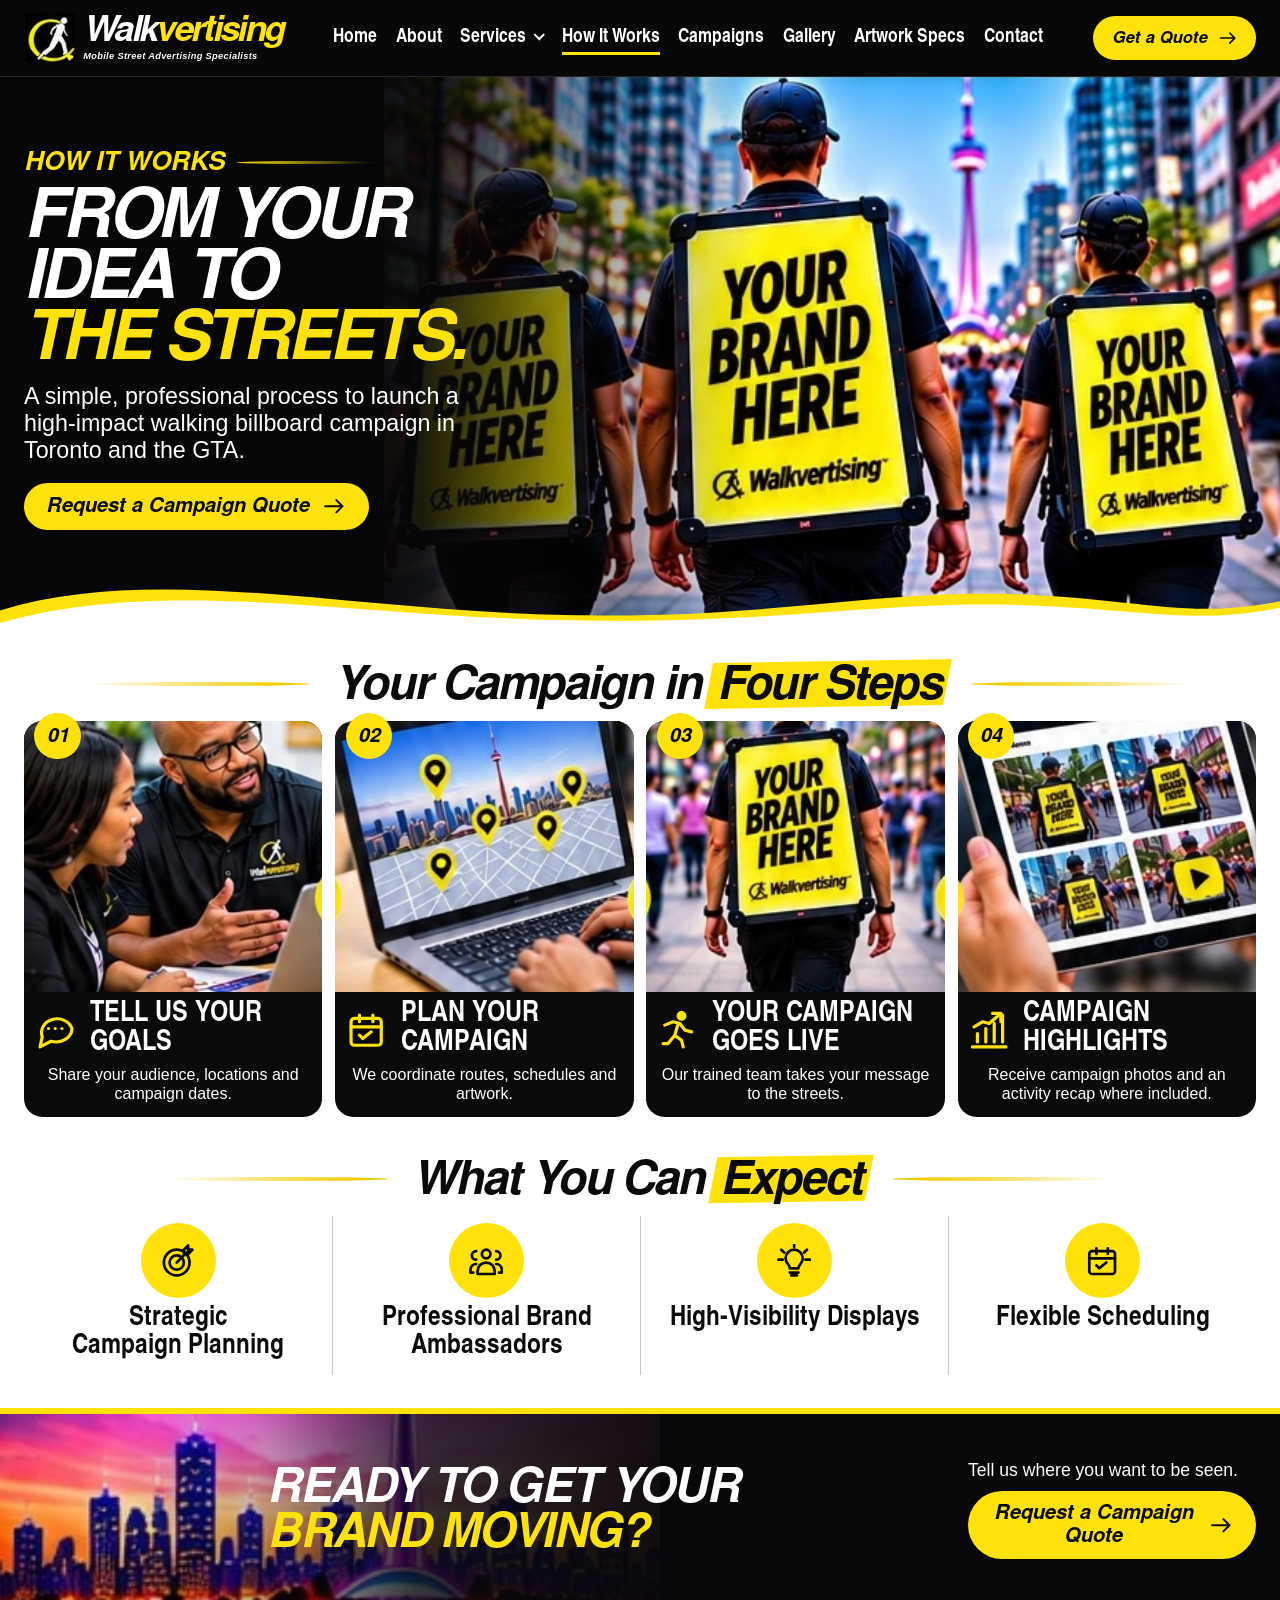
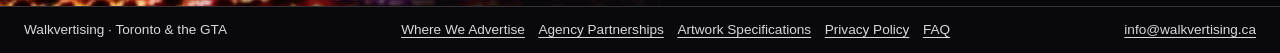
<file: how-it-works.html>
<!doctype html>
<html lang="en-CA">
<head>
  <meta charset="utf-8">
  <meta name="viewport" content="width=device-width, initial-scale=1">
  <meta name="description" content="Plan your walking billboard activation in four steps, from the campaign brief through optional reporting.">
  <meta name="theme-color" content="#08080a">
  <title>How It Works | Walkvertising</title>
  <link rel="icon" href="assets/logo-mark.webp" type="image/webp">
  <link rel="stylesheet" href="assets/styles.css">
  <script src="assets/site.js" defer></script>
</head>
<body class="page-how">
<a class="skip-link" href="#main">Skip to content</a>
<header class="site-header">
  <div class="wrap header-inner">
    <a class="logo" href="index.html" aria-label="Walkvertising home">
      <img src="assets/logo-mark.webp" alt="" width="58" height="57" fetchpriority="high" >
      <span><strong>Walk<span>vertising</span></strong><small>Mobile Street Advertising Specialists</small></span>
    </a>
    <button class="menu-toggle" type="button" aria-label="Open menu" aria-expanded="false" aria-controls="site-nav"><svg class="icon" aria-hidden="true" focusable="false"><use href="assets/icons.svg#menu"></use></svg><span class="menu-close" aria-hidden="true">×</span></button>
    <nav class="site-nav" id="site-nav" aria-label="Main navigation">
      <a href="index.html" >Home</a><a href="about.html" >About</a>
      <details class="nav-more" >
        <summary>Services <span class="chevron" aria-hidden="true"></span></summary>
        <div class="subnav"><a href="services.html" >Our Services</a><a href="where-we-advertise.html" class="subnav-location" >Where We Advertise</a><a href="agency-partnerships.html" >Agency Partnerships</a></div>
      </details>
      <a href="how-it-works.html" aria-current="page">How It Works</a><a href="where-we-advertise.html" class="mobile-nav-link">Where We Advertise</a>
      <a href="campaigns.html" >Campaigns</a><a href="gallery.html" >Gallery</a><a href="artwork-specifications.html" >Artwork Specs</a><a href="contact.html" >Contact</a>
      <a href="quote.html" class="button mobile-nav-quote"><span>Request a Quote</span> <svg class="icon" aria-hidden="true" focusable="false"><use href="assets/icons.svg#arrow"></use></svg></a>
    </nav>
    <a href="quote.html" class="button button-small header-quote"><span>Get a Quote</span> <svg class="icon" aria-hidden="true" focusable="false"><use href="assets/icons.svg#arrow"></use></svg></a>
  </div>
</header>
<main id="main">
<div class="desktop-design"><section class="hero hero-tall" data-dark>
  <div class="wrap hero-copy">
    <div class="eyebrow">How It Works</div>
    <h1><span>From your</span><span>idea to</span><span class="accent">the streets.</span></h1>
    <p>A simple, professional process to launch a high-impact walking billboard campaign in Toronto and the GTA.</p><div class="hero-actions"><a href="quote.html" class="button "><span>Request a Campaign Quote</span> <svg class="icon" aria-hidden="true" focusable="false"><use href="assets/icons.svg#arrow"></use></svg></a></div>
  </div>
  <img src="assets/hero-standard.webp" alt="Walking billboards on a busy Toronto street" width="649" height="376" fetchpriority="high" class="hero-image"><svg class="wave" viewBox="0 0 1440 48" preserveAspectRatio="none" aria-hidden="true" focusable="false">
  <path fill="#ffe20a" d="M0 28C175-25 393 29 635 33c232 5 339-27 500-23 145 4 199 29 305 8v30H0z"/>
  <path fill="#fff" d="M0 42C184-10 394 35 639 39c227 5 346-21 503-17 145 4 199 23 298 3v23H0z"/>
</svg>
</section><section class="section wrap " ><div class="section-title"><h2>Your Campaign in <span class="mark">Four Steps</span></h2></div><div class="grid grid-4 steps"><article class="step"><img src="assets/goals.webp" alt="" width="240" height="197" loading="lazy" decoding="async" ><h3><svg class="icon" aria-hidden="true" focusable="false"><use href="assets/icons.svg#talk"></use></svg>Tell Us Your Goals</h3><p>Share your audience, locations and campaign dates.</p></article><article class="step"><img src="assets/plan.webp" alt="" width="234" height="196" loading="lazy" decoding="async" ><h3><svg class="icon" aria-hidden="true" focusable="false"><use href="assets/icons.svg#calendar"></use></svg>Plan Your Campaign</h3><p>We coordinate routes, schedules and artwork.</p></article><article class="step"><img src="assets/live.webp" alt="" width="232" height="197" loading="lazy" decoding="async" ><h3><svg class="icon" aria-hidden="true" focusable="false"><use href="assets/icons.svg#walking"></use></svg>Your Campaign Goes Live</h3><p>Our trained team takes your message to the streets.</p></article><article class="step"><img src="assets/recap.webp" alt="" width="236" height="197" loading="lazy" decoding="async" ><h3><svg class="icon" aria-hidden="true" focusable="false"><use href="assets/icons.svg#chart"></use></svg>Campaign Highlights</h3><p>Receive campaign photos and an activity recap where included.</p></article></div></section><section class="section wrap " ><div class="section-title"><h2>What You Can <span class="mark">Expect</span></h2></div><div class="feature-row"><article class="feature"><span class="feature-badge"><svg class="icon" aria-hidden="true" focusable="false"><use href="assets/icons.svg#target"></use></svg></span><h3>Strategic Campaign Planning</h3></article><article class="feature"><span class="feature-badge"><svg class="icon" aria-hidden="true" focusable="false"><use href="assets/icons.svg#people"></use></svg></span><h3>Professional Brand Ambassadors</h3></article><article class="feature"><span class="feature-badge"><svg class="icon" aria-hidden="true" focusable="false"><use href="assets/icons.svg#bulb"></use></svg></span><h3>High-Visibility Displays</h3></article><article class="feature"><span class="feature-badge"><svg class="icon" aria-hidden="true" focusable="false"><use href="assets/icons.svg#calendar"></use></svg></span><h3>Flexible Scheduling</h3></article></div></section></div><div class="mobile-design"><section class="section wrap mobile-section" ><div class="mobile-intro"><h1>How It Works</h1><p>A simple, proven process from idea to the streets.</p></div><ol class="mobile-steps"><li><svg class="icon" aria-hidden="true" focusable="false"><use href="assets/icons.svg#talk"></use></svg><div><h2>Tell Us Your Goals</h2><p>Share your audience, locations and campaign dates.</p></div></li><li><svg class="icon" aria-hidden="true" focusable="false"><use href="assets/icons.svg#calendar"></use></svg><div><h2>Plan Your Campaign</h2><p>We coordinate routes, schedules and artwork.</p></div></li><li><svg class="icon" aria-hidden="true" focusable="false"><use href="assets/icons.svg#walking"></use></svg><div><h2>Campaign Goes Live</h2><p>Our trained team takes your message to the streets.</p></div></li><li><svg class="icon" aria-hidden="true" focusable="false"><use href="assets/icons.svg#chart"></use></svg><div><h2>Get Results</h2><p>Receive campaign photos and an activity recap where included.</p></div></li></ol><a href="quote.html" class="button mobile-button "><span>Request a Quote</span> <svg class="icon" aria-hidden="true" focusable="false"><use href="assets/icons.svg#arrow"></use></svg></a></section></div>
<div class="desktop-design"><section class="cta-band" data-dark>
  <div class="wrap cta-inner">
    <h2>Ready to get your<span class="accent">brand moving?</span></h2>
    <div class="cta-action"><p>Tell us where you want to be seen.</p><a href="quote.html" class="button "><span>Request a Campaign Quote</span> <svg class="icon" aria-hidden="true" focusable="false"><use href="assets/icons.svg#arrow"></use></svg></a></div>
  </div>
</section></div>

</main>
<footer class="site-footer" data-dark>
  <div class="wrap footer-inner">
    <span>Walkvertising · Toronto &amp; the GTA</span>
    <nav aria-label="More pages"><a href="where-we-advertise.html" >Where We Advertise</a><a href="agency-partnerships.html" >Agency Partnerships</a><a href="artwork-specifications.html" >Artwork Specifications</a><a href="privacy-policy.html" >Privacy Policy</a><a href="index.html#faq" >FAQ</a></nav>
    <a href="mailto:info@walkvertising.ca">info@walkvertising.ca</a>
  </div>
</footer>
</body>
</html>
</file>
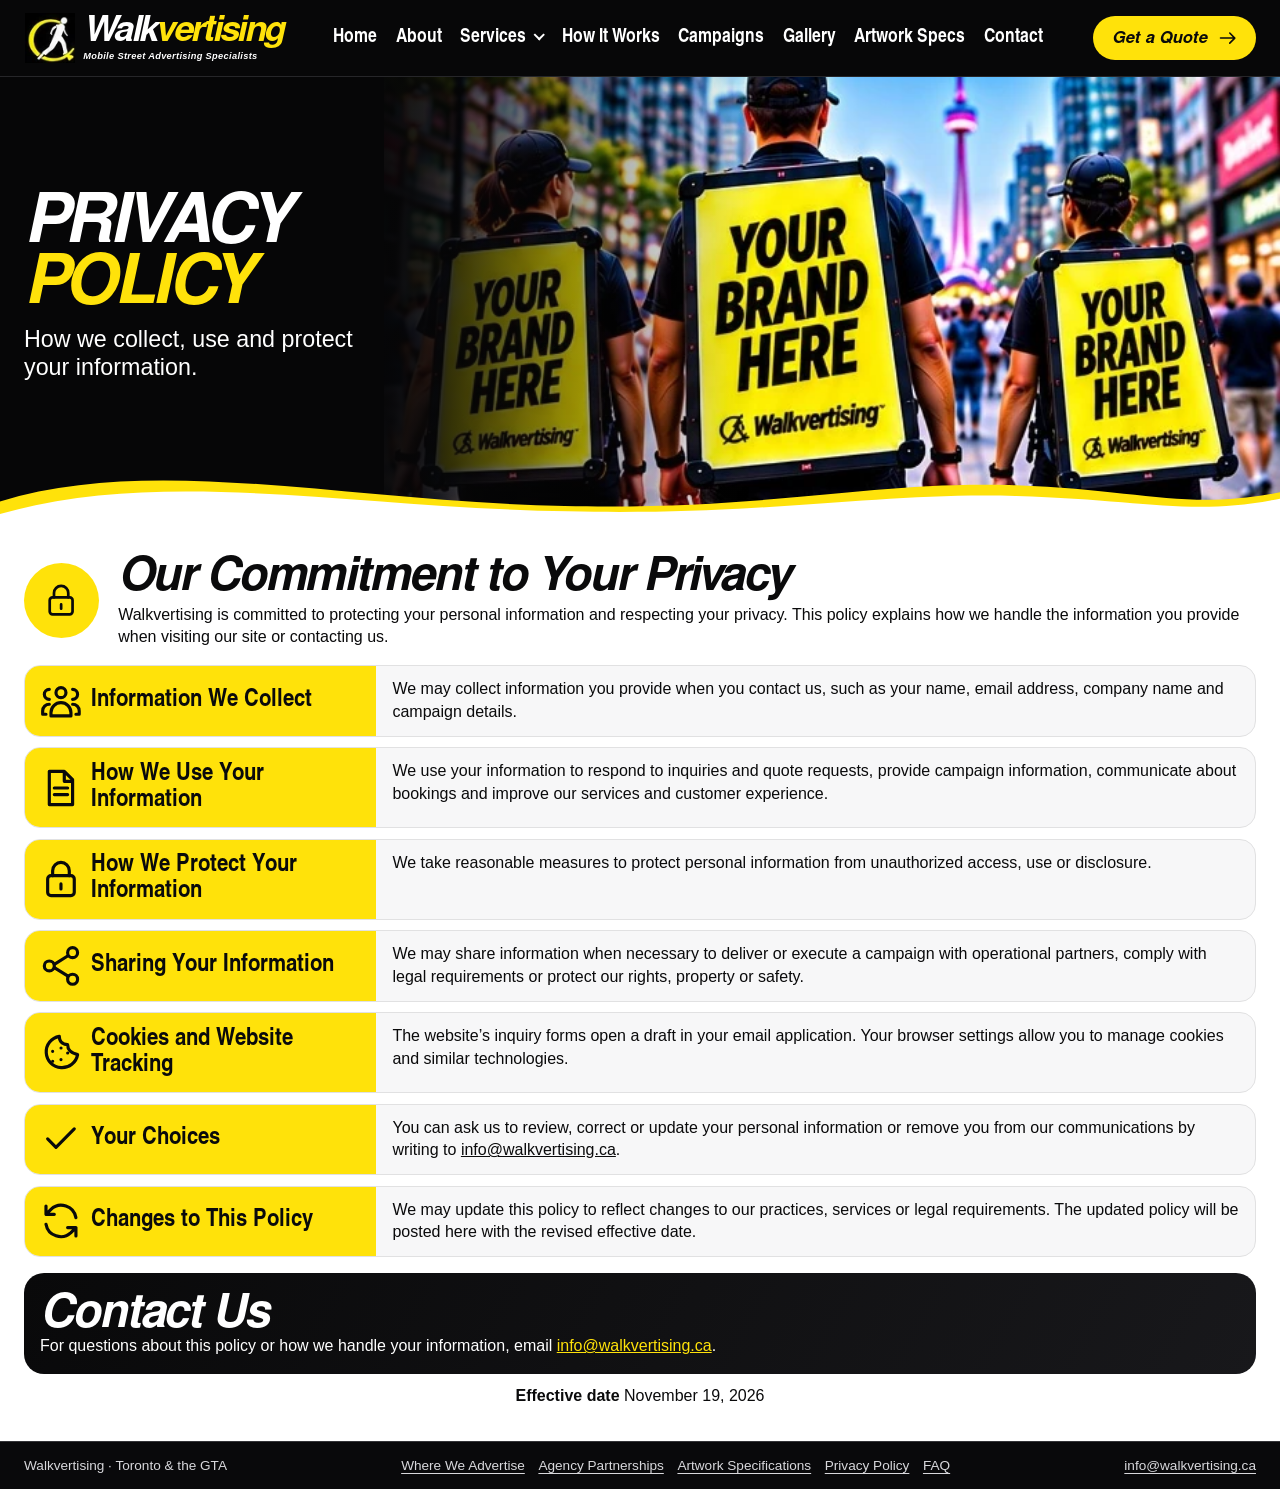
<file: privacy-policy.html>
<!doctype html>
<html lang="en-CA">
<head>
  <meta charset="utf-8">
  <meta name="viewport" content="width=device-width, initial-scale=1">
  <meta name="description" content="Read the Walkvertising privacy policy covering campaign inquiries and personal information.">
  <meta name="theme-color" content="#08080a">
  <title>Privacy Policy | Walkvertising</title>
  <link rel="icon" href="assets/logo-mark.webp" type="image/webp">
  <link rel="stylesheet" href="assets/styles.css">
  <script src="assets/site.js" defer></script>
</head>
<body class="page-privacy">
<a class="skip-link" href="#main">Skip to content</a>
<header class="site-header">
  <div class="wrap header-inner">
    <a class="logo" href="index.html" aria-label="Walkvertising home">
      <img src="assets/logo-mark.webp" alt="" width="58" height="57" fetchpriority="high" >
      <span><strong>Walk<span>vertising</span></strong><small>Mobile Street Advertising Specialists</small></span>
    </a>
    <button class="menu-toggle" type="button" aria-label="Open menu" aria-expanded="false" aria-controls="site-nav"><svg class="icon" aria-hidden="true" focusable="false"><use href="assets/icons.svg#menu"></use></svg><span class="menu-close" aria-hidden="true">×</span></button>
    <nav class="site-nav" id="site-nav" aria-label="Main navigation">
      <a href="index.html" >Home</a><a href="about.html" >About</a>
      <details class="nav-more" >
        <summary>Services <span class="chevron" aria-hidden="true"></span></summary>
        <div class="subnav"><a href="services.html" >Our Services</a><a href="where-we-advertise.html" class="subnav-location" >Where We Advertise</a><a href="agency-partnerships.html" >Agency Partnerships</a></div>
      </details>
      <a href="how-it-works.html" >How It Works</a><a href="where-we-advertise.html" class="mobile-nav-link">Where We Advertise</a>
      <a href="campaigns.html" >Campaigns</a><a href="gallery.html" >Gallery</a><a href="artwork-specifications.html" >Artwork Specs</a><a href="contact.html" >Contact</a>
      <a href="quote.html" class="button mobile-nav-quote"><span>Request a Quote</span> <svg class="icon" aria-hidden="true" focusable="false"><use href="assets/icons.svg#arrow"></use></svg></a>
    </nav>
    <a href="quote.html" class="button button-small header-quote"><span>Get a Quote</span> <svg class="icon" aria-hidden="true" focusable="false"><use href="assets/icons.svg#arrow"></use></svg></a>
  </div>
</header>
<main id="main">
<section class="hero " data-dark>
  <div class="wrap hero-copy">
    
    <h1><span>Privacy</span><span class="accent">Policy</span></h1>
    <p>How we collect, use and protect your information.</p>
  </div>
  <img src="assets/hero-standard.webp" alt="Walking billboards on a busy Toronto street" width="649" height="376" fetchpriority="high" class="hero-image"><svg class="wave" viewBox="0 0 1440 48" preserveAspectRatio="none" aria-hidden="true" focusable="false">
  <path fill="#ffe20a" d="M0 28C175-25 393 29 635 33c232 5 339-27 500-23 145 4 199 29 305 8v30H0z"/>
  <path fill="#fff" d="M0 42C184-10 394 35 639 39c227 5 346-21 503-17 145 4 199 23 298 3v23H0z"/>
</svg>
</section><section class="section wrap " ><div class="policy-intro"><span class="feature-badge"><svg class="icon" aria-hidden="true" focusable="false"><use href="assets/icons.svg#lock"></use></svg></span><div><h2 class="display">Our Commitment to Your Privacy</h2>
  <p>Walkvertising is committed to protecting your personal information and respecting your privacy. This policy explains how we handle the information you provide when visiting our site or contacting us.</p></div></div>
<div class="policy-list"><article class="policy-row"><h3><svg class="icon" aria-hidden="true" focusable="false"><use href="assets/icons.svg#people"></use></svg>Information We Collect</h3><div><p>We may collect information you provide when you contact us, such as your name, email address, company name and campaign details.</p></div></article><article class="policy-row"><h3><svg class="icon" aria-hidden="true" focusable="false"><use href="assets/icons.svg#document"></use></svg>How We Use Your Information</h3><div><p>We use your information to respond to inquiries and quote requests, provide campaign information, communicate about bookings and improve our services and customer experience.</p></div></article><article class="policy-row"><h3><svg class="icon" aria-hidden="true" focusable="false"><use href="assets/icons.svg#lock"></use></svg>How We Protect Your Information</h3><div><p>We take reasonable measures to protect personal information from unauthorized access, use or disclosure.</p></div></article><article class="policy-row"><h3><svg class="icon" aria-hidden="true" focusable="false"><use href="assets/icons.svg#share"></use></svg>Sharing Your Information</h3><div><p>We may share information when necessary to deliver or execute a campaign with operational partners, comply with legal requirements or protect our rights, property or safety.</p></div></article><article class="policy-row"><h3><svg class="icon" aria-hidden="true" focusable="false"><use href="assets/icons.svg#cookie"></use></svg>Cookies and Website Tracking</h3><div><p>The website’s inquiry forms open a draft in your email application. Your browser settings allow you to manage cookies and similar technologies.</p></div></article><article class="policy-row"><h3><svg class="icon" aria-hidden="true" focusable="false"><use href="assets/icons.svg#check"></use></svg>Your Choices</h3><div><p>You can ask us to review, correct or update your personal information or remove you from our communications by writing to <a href="mailto:info@walkvertising.ca">info@walkvertising.ca</a>.</p></div></article><article class="policy-row"><h3><svg class="icon" aria-hidden="true" focusable="false"><use href="assets/icons.svg#sync"></use></svg>Changes to This Policy</h3><div><p>We may update this policy to reflect changes to our practices, services or legal requirements. The updated policy will be posted here with the revised effective date.</p></div></article></div>
<div class="dark-panel" data-dark><h2 class="display">Contact Us</h2>
  <p>For questions about this policy or how we handle your information, email <a class="accent" href="mailto:info@walkvertising.ca">info@walkvertising.ca</a>.</p></div>
<p class="policy-date"><strong>Effective date</strong> <time datetime="2026-11-19">November 19, 2026</time></p></section>


</main>
<footer class="site-footer" data-dark>
  <div class="wrap footer-inner">
    <span>Walkvertising · Toronto &amp; the GTA</span>
    <nav aria-label="More pages"><a href="where-we-advertise.html" >Where We Advertise</a><a href="agency-partnerships.html" >Agency Partnerships</a><a href="artwork-specifications.html" >Artwork Specifications</a><a href="privacy-policy.html" >Privacy Policy</a><a href="index.html#faq" >FAQ</a></nav>
    <a href="mailto:info@walkvertising.ca">info@walkvertising.ca</a>
  </div>
</footer>
</body>
</html>
</file>
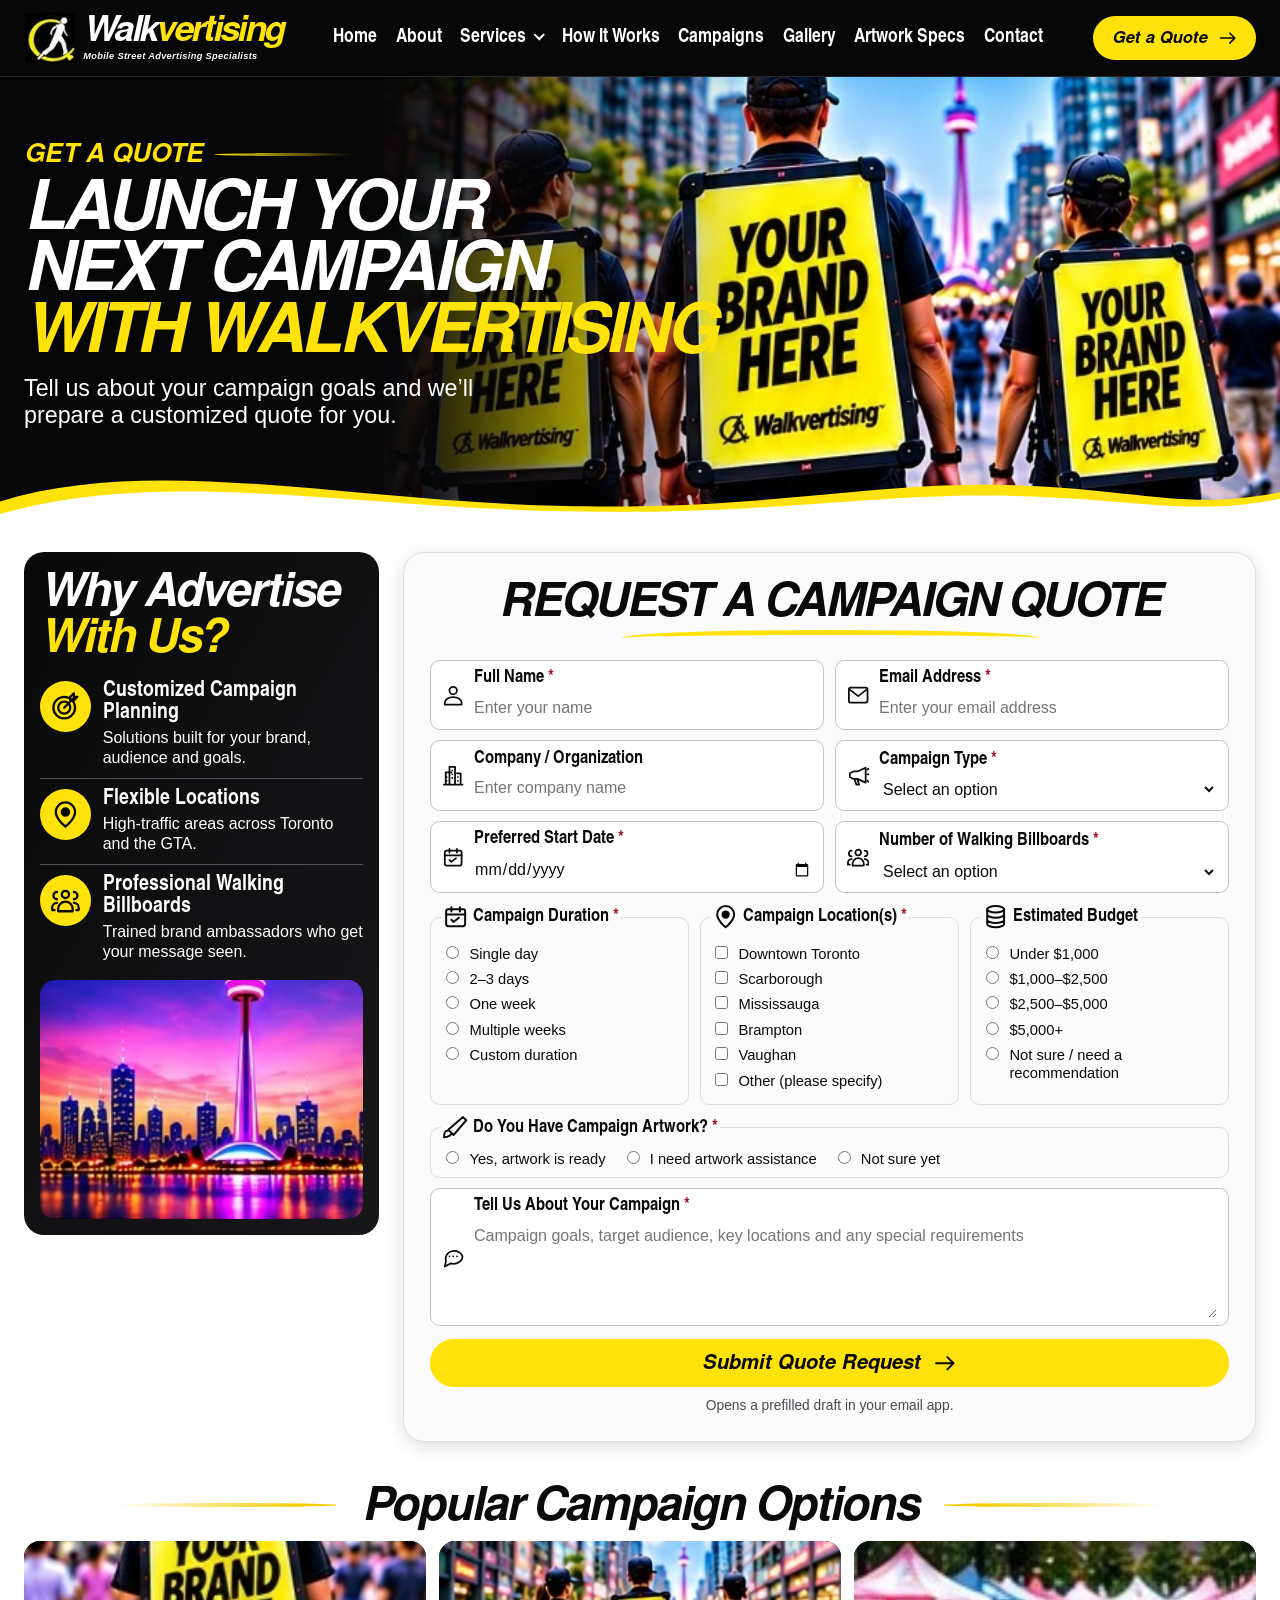
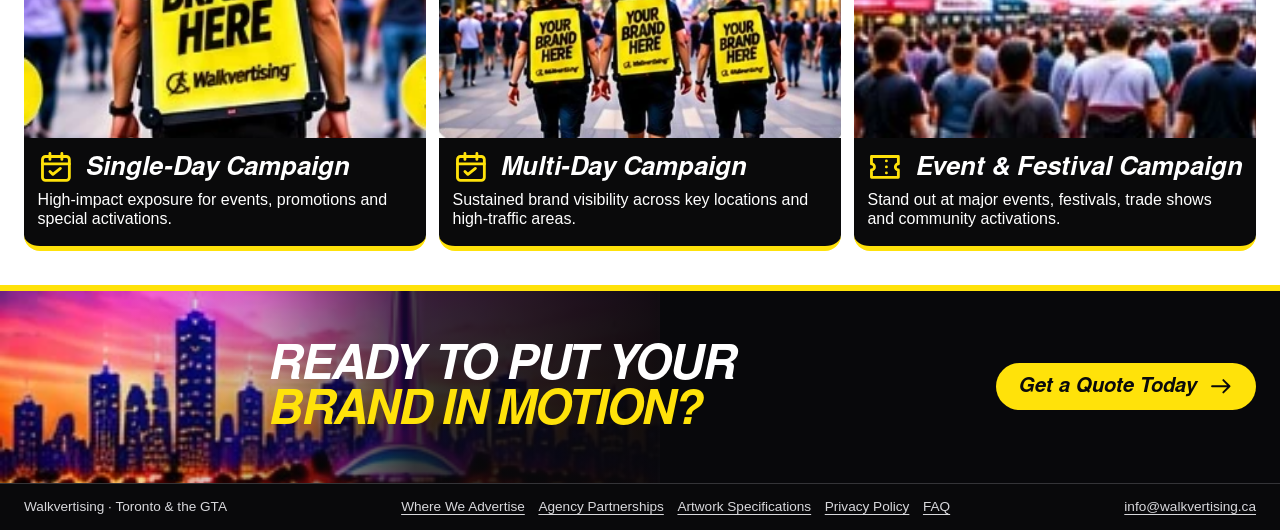
<file: quote.html>
<!doctype html>
<html lang="en-CA">
<head>
  <meta charset="utf-8">
  <meta name="viewport" content="width=device-width, initial-scale=1">
  <meta name="description" content="Request a customized quote for your next walking billboard campaign in Toronto and the GTA.">
  <meta name="theme-color" content="#08080a">
  <title>Get a Quote | Walkvertising</title>
  <link rel="icon" href="assets/logo-mark.webp" type="image/webp">
  <link rel="stylesheet" href="assets/styles.css">
  <script src="assets/site.js" defer></script>
</head>
<body class="page-quote">
<a class="skip-link" href="#main">Skip to content</a>
<header class="site-header">
  <div class="wrap header-inner">
    <a class="logo" href="index.html" aria-label="Walkvertising home">
      <img src="assets/logo-mark.webp" alt="" width="58" height="57" fetchpriority="high" >
      <span><strong>Walk<span>vertising</span></strong><small>Mobile Street Advertising Specialists</small></span>
    </a>
    <button class="menu-toggle" type="button" aria-label="Open menu" aria-expanded="false" aria-controls="site-nav"><svg class="icon" aria-hidden="true" focusable="false"><use href="assets/icons.svg#menu"></use></svg><span class="menu-close" aria-hidden="true">×</span></button>
    <nav class="site-nav" id="site-nav" aria-label="Main navigation">
      <a href="index.html" >Home</a><a href="about.html" >About</a>
      <details class="nav-more" >
        <summary>Services <span class="chevron" aria-hidden="true"></span></summary>
        <div class="subnav"><a href="services.html" >Our Services</a><a href="where-we-advertise.html" class="subnav-location" >Where We Advertise</a><a href="agency-partnerships.html" >Agency Partnerships</a></div>
      </details>
      <a href="how-it-works.html" >How It Works</a><a href="where-we-advertise.html" class="mobile-nav-link">Where We Advertise</a>
      <a href="campaigns.html" >Campaigns</a><a href="gallery.html" >Gallery</a><a href="artwork-specifications.html" >Artwork Specs</a><a href="contact.html" >Contact</a>
      <a href="quote.html" class="button mobile-nav-quote"><span>Request a Quote</span> <svg class="icon" aria-hidden="true" focusable="false"><use href="assets/icons.svg#arrow"></use></svg></a>
    </nav>
    <a href="quote.html" class="button button-small header-quote"><span>Get a Quote</span> <svg class="icon" aria-hidden="true" focusable="false"><use href="assets/icons.svg#arrow"></use></svg></a>
  </div>
</header>
<main id="main">
<div class="desktop-design"><section class="hero " data-dark>
  <div class="wrap hero-copy">
    <div class="eyebrow">Get a Quote</div>
    <h1><span>Launch your</span><span>next campaign</span><span class="accent">with Walkvertising</span></h1>
    <p>Tell us about your campaign goals and we’ll prepare a customized quote for you.</p>
  </div>
  <img src="assets/hero-standard.webp" alt="Walking billboards on a busy Toronto street" width="649" height="376" fetchpriority="high" class="hero-image"><svg class="wave" viewBox="0 0 1440 48" preserveAspectRatio="none" aria-hidden="true" focusable="false">
  <path fill="#ffe20a" d="M0 28C175-25 393 29 635 33c232 5 339-27 500-23 145 4 199 29 305 8v30H0z"/>
  <path fill="#fff" d="M0 42C184-10 394 35 639 39c227 5 346-21 503-17 145 4 199 23 298 3v23H0z"/>
</svg>
</section><section class="section wrap " ><div class="split form-layout">
  <aside class="form-aside dark-panel" data-dark><h2 class="display">Why Advertise<br><span class="accent">With Us?</span></h2><div class="mini-feature"><span class="feature-badge"><svg class="icon" aria-hidden="true" focusable="false"><use href="assets/icons.svg#target"></use></svg></span><div><h3>Customized Campaign Planning</h3><p>Solutions built for your brand, audience and goals.</p></div></div><div class="mini-feature"><span class="feature-badge"><svg class="icon" aria-hidden="true" focusable="false"><use href="assets/icons.svg#pin"></use></svg></span><div><h3>Flexible Locations</h3><p>High-traffic areas across Toronto and the GTA.</p></div></div><div class="mini-feature"><span class="feature-badge"><svg class="icon" aria-hidden="true" focusable="false"><use href="assets/icons.svg#people"></use></svg></span><div><h3>Professional Walking Billboards</h3><p>Trained brand ambassadors who get your message seen.</p></div></div><img src="assets/skyline-bay.webp" alt="Toronto skyline at dusk" width="282" height="174" loading="lazy" decoding="async" ></aside>
  <form class="content-form" method="post" action="mailto:info@walkvertising.ca" enctype="text/plain" data-inquiry="Walkvertising campaign quote request" >
  <h2 class="display">Request a Campaign Quote</h2><div class="underline" aria-hidden="true"></div>
  <div class="form-grid"><div class="field"><svg class="icon" aria-hidden="true" focusable="false"><use href="assets/icons.svg#person"></use></svg><label for="full-name">Full Name <span class="required" aria-hidden="true">*</span></label><input type="text" id="full-name" name="Full Name" required placeholder="Enter your name" autocomplete="name"></div><div class="field"><svg class="icon" aria-hidden="true" focusable="false"><use href="assets/icons.svg#email"></use></svg><label for="email-address">Email Address <span class="required" aria-hidden="true">*</span></label><input type="email" id="email-address" name="Email Address" required placeholder="Enter your email address" autocomplete="email"></div><div class="field"><svg class="icon" aria-hidden="true" focusable="false"><use href="assets/icons.svg#building"></use></svg><label for="company---organization">Company / Organization</label><input type="text" id="company---organization" name="Company / Organization" placeholder="Enter company name" autocomplete="organization"></div><div class="field"><svg class="icon" aria-hidden="true" focusable="false"><use href="assets/icons.svg#megaphone"></use></svg><label for="campaign-type">Campaign Type <span class="required" aria-hidden="true">*</span></label><select id="campaign-type" name="Campaign Type" required ><option value="">Select an option</option><option>Brand awareness</option><option>Retail launch or grand opening</option><option>Restaurant promotion</option><option>Event or festival</option><option>Corporate or trade show</option><option>Other</option></select></div><div class="field"><svg class="icon" aria-hidden="true" focusable="false"><use href="assets/icons.svg#calendar"></use></svg><label for="preferred-start-date">Preferred Start Date <span class="required" aria-hidden="true">*</span></label><input type="date" id="preferred-start-date" name="Preferred Start Date" required placeholder="" ></div><div class="field"><svg class="icon" aria-hidden="true" focusable="false"><use href="assets/icons.svg#people"></use></svg><label for="number-of-walking-billboards">Number of Walking Billboards <span class="required" aria-hidden="true">*</span></label><select id="number-of-walking-billboards" name="Number of Walking Billboards" required ><option value="">Select an option</option><option>1</option><option>2–3</option><option>4–6</option><option>7+</option><option>Help me decide</option></select></div></div><div class="form-choices"><fieldset><legend><svg class="icon" aria-hidden="true" focusable="false"><use href="assets/icons.svg#calendar"></use></svg> Campaign Duration <span class="required" aria-hidden="true">*</span></legend><label><input type="radio" name="Campaign Duration" value="Single day" required> Single day</label><label><input type="radio" name="Campaign Duration" value="2–3 days" required> 2–3 days</label><label><input type="radio" name="Campaign Duration" value="One week" required> One week</label><label><input type="radio" name="Campaign Duration" value="Multiple weeks" required> Multiple weeks</label><label><input type="radio" name="Campaign Duration" value="Custom duration" required> Custom duration</label></fieldset><fieldset data-required-group><legend><svg class="icon" aria-hidden="true" focusable="false"><use href="assets/icons.svg#pin"></use></svg> Campaign Location(s) <span class="required" aria-hidden="true">*</span></legend><label><input type="checkbox" name="Campaign Location(s)" value="Downtown Toronto"> Downtown Toronto</label><label><input type="checkbox" name="Campaign Location(s)" value="Scarborough"> Scarborough</label><label><input type="checkbox" name="Campaign Location(s)" value="Mississauga"> Mississauga</label><label><input type="checkbox" name="Campaign Location(s)" value="Brampton"> Brampton</label><label><input type="checkbox" name="Campaign Location(s)" value="Vaughan"> Vaughan</label><label><input type="checkbox" name="Campaign Location(s)" value="Other (please specify)"> Other (please specify)</label></fieldset><fieldset><legend><svg class="icon" aria-hidden="true" focusable="false"><use href="assets/icons.svg#coins"></use></svg> Estimated Budget</legend><label><input type="radio" name="Estimated Budget" value="Under $1,000"> Under $1,000</label><label><input type="radio" name="Estimated Budget" value="$1,000–$2,500"> $1,000–$2,500</label><label><input type="radio" name="Estimated Budget" value="$2,500–$5,000"> $2,500–$5,000</label><label><input type="radio" name="Estimated Budget" value="$5,000+"> $5,000+</label><label><input type="radio" name="Estimated Budget" value="Not sure / need a recommendation"> Not sure / need a recommendation</label></fieldset></div><div data-other-location hidden><div class="field"><svg class="icon" aria-hidden="true" focusable="false"><use href="assets/icons.svg#pin"></use></svg><label for="other-campaign-location">Other campaign location</label><input type="text" id="other-campaign-location" name="Other campaign location" placeholder="Specify a city or neighbourhood" disabled></div></div><fieldset class="choice-inline"><legend><svg class="icon" aria-hidden="true" focusable="false"><use href="assets/icons.svg#brush"></use></svg> Do You Have Campaign Artwork? <span class="required" aria-hidden="true">*</span></legend><label><input type="radio" name="Do You Have Campaign Artwork?" value="Yes, artwork is ready" required> Yes, artwork is ready</label><label><input type="radio" name="Do You Have Campaign Artwork?" value="I need artwork assistance" required> I need artwork assistance</label><label><input type="radio" name="Do You Have Campaign Artwork?" value="Not sure yet" required> Not sure yet</label></fieldset><div class="field field-wide"><svg class="icon" aria-hidden="true" focusable="false"><use href="assets/icons.svg#talk"></use></svg><label for="tell-us-about-your-campaign">Tell Us About Your Campaign <span class="required" aria-hidden="true">*</span></label><textarea id="tell-us-about-your-campaign" name="Tell Us About Your Campaign" required placeholder="Campaign goals, target audience, key locations and any special requirements" rows="4"></textarea></div>
  <button class="button" type="submit">Submit Quote Request <svg class="icon" aria-hidden="true" focusable="false"><use href="assets/icons.svg#arrow"></use></svg></button>
  <p class="form-note">Opens a prefilled draft in your email app.</p>
  <p class="form-feedback" aria-live="polite"></p>
  <noscript><p>Send your campaign information to <a href="mailto:info@walkvertising.ca">info@walkvertising.ca</a>.</p></noscript>
</form>
</div></section><section class="section wrap " ><div class="section-title"><h2>Popular Campaign Options</h2></div><div class="grid grid-3"><article class="tile location-card"><img src="assets/live.webp" alt="" width="232" height="197" loading="lazy" decoding="async" ><div class="tile-copy"><h3><svg class="icon" aria-hidden="true" focusable="false"><use href="assets/icons.svg#calendar"></use></svg>Single-Day Campaign</h3><p>High-impact exposure for events, promotions and special activations.</p></div></article><article class="tile location-card"><img src="assets/action-downtown.webp" alt="" width="323" height="155" loading="lazy" decoding="async" ><div class="tile-copy"><h3><svg class="icon" aria-hidden="true" focusable="false"><use href="assets/icons.svg#calendar"></use></svg>Multi-Day Campaign</h3><p>Sustained brand visibility across key locations and high-traffic areas.</p></div></article><article class="tile location-card"><img src="assets/agency-event.webp" alt="" width="221" height="74" loading="lazy" decoding="async" ><div class="tile-copy"><h3><svg class="icon" aria-hidden="true" focusable="false"><use href="assets/icons.svg#ticket"></use></svg>Event &amp; Festival Campaign</h3><p>Stand out at major events, festivals, trade shows and community activations.</p></div></article></div></section></div><div class="mobile-design"><section class="section wrap mobile-section mobile-quote" ><div class="mobile-intro"><h1>Request a Quote</h1><p>Tell us about your campaign and we’ll get back to you quickly.</p></div><form class="content-form" method="post" action="mailto:info@walkvertising.ca" enctype="text/plain" data-inquiry="Walkvertising campaign quote request" id="mobile-quote-form">
  <h2 class="display">Campaign details</h2><div class="underline" aria-hidden="true"></div>
  <div class="form-grid"><div class="field"><svg class="icon" aria-hidden="true" focusable="false"><use href="assets/icons.svg#person"></use></svg><label for="mobile-quote-name">Full Name <span class="required" aria-hidden="true">*</span></label><input type="text" id="mobile-quote-name" name="Full Name" required placeholder="" autocomplete="name"></div><div class="field"><svg class="icon" aria-hidden="true" focusable="false"><use href="assets/icons.svg#email"></use></svg><label for="mobile-quote-email">Email Address <span class="required" aria-hidden="true">*</span></label><input type="email" id="mobile-quote-email" name="Email Address" required placeholder="" autocomplete="email"></div><div class="field"><svg class="icon" aria-hidden="true" focusable="false"><use href="assets/icons.svg#building"></use></svg><label for="mobile-quote-company">Company / Organization</label><input type="text" id="mobile-quote-company" name="Company / Organization" placeholder="" autocomplete="organization"></div><div class="field"><svg class="icon" aria-hidden="true" focusable="false"><use href="assets/icons.svg#megaphone"></use></svg><label for="mobile-quote-type">Campaign Type <span class="required" aria-hidden="true">*</span></label><select id="mobile-quote-type" name="Campaign Type" required ><option value="">Select an option</option><option>Brand awareness</option><option>Retail launch or grand opening</option><option>Restaurant promotion</option><option>Event or festival</option><option>Corporate or trade show</option><option>Other</option></select></div><div class="field"><svg class="icon" aria-hidden="true" focusable="false"><use href="assets/icons.svg#calendar"></use></svg><label for="mobile-quote-date">Preferred Dates</label><input type="date" id="mobile-quote-date" name="Preferred Dates" placeholder="" ></div><div class="field field-wide"><svg class="icon" aria-hidden="true" focusable="false"><use href="assets/icons.svg#talk"></use></svg><label for="mobile-quote-message">Tell Us About Your Campaign <span class="required" aria-hidden="true">*</span></label><textarea id="mobile-quote-message" name="Tell Us About Your Campaign" required placeholder="e.g. goals, locations, duration, audience" rows="4"></textarea></div></div>
  <button class="button" type="submit">Submit Quote Request <svg class="icon" aria-hidden="true" focusable="false"><use href="assets/icons.svg#arrow"></use></svg></button>
  <p class="form-note">Opens a prefilled draft in your email app.</p>
  <p class="form-feedback" aria-live="polite"></p>
  <noscript><p>Send your campaign information to <a href="mailto:info@walkvertising.ca">info@walkvertising.ca</a>.</p></noscript>
</form></section></div>
<div class="desktop-design"><section class="cta-band" data-dark>
  <div class="wrap cta-inner">
    <h2>Ready to put your<span class="accent">brand in motion?</span></h2>
    <div class="cta-action"><a href="#main" class="button "><span>Get a Quote Today</span> <svg class="icon" aria-hidden="true" focusable="false"><use href="assets/icons.svg#arrow"></use></svg></a></div>
  </div>
</section></div>

</main>
<footer class="site-footer" data-dark>
  <div class="wrap footer-inner">
    <span>Walkvertising · Toronto &amp; the GTA</span>
    <nav aria-label="More pages"><a href="where-we-advertise.html" >Where We Advertise</a><a href="agency-partnerships.html" >Agency Partnerships</a><a href="artwork-specifications.html" >Artwork Specifications</a><a href="privacy-policy.html" >Privacy Policy</a><a href="index.html#faq" >FAQ</a></nav>
    <a href="mailto:info@walkvertising.ca">info@walkvertising.ca</a>
  </div>
</footer>
</body>
</html>
</file>
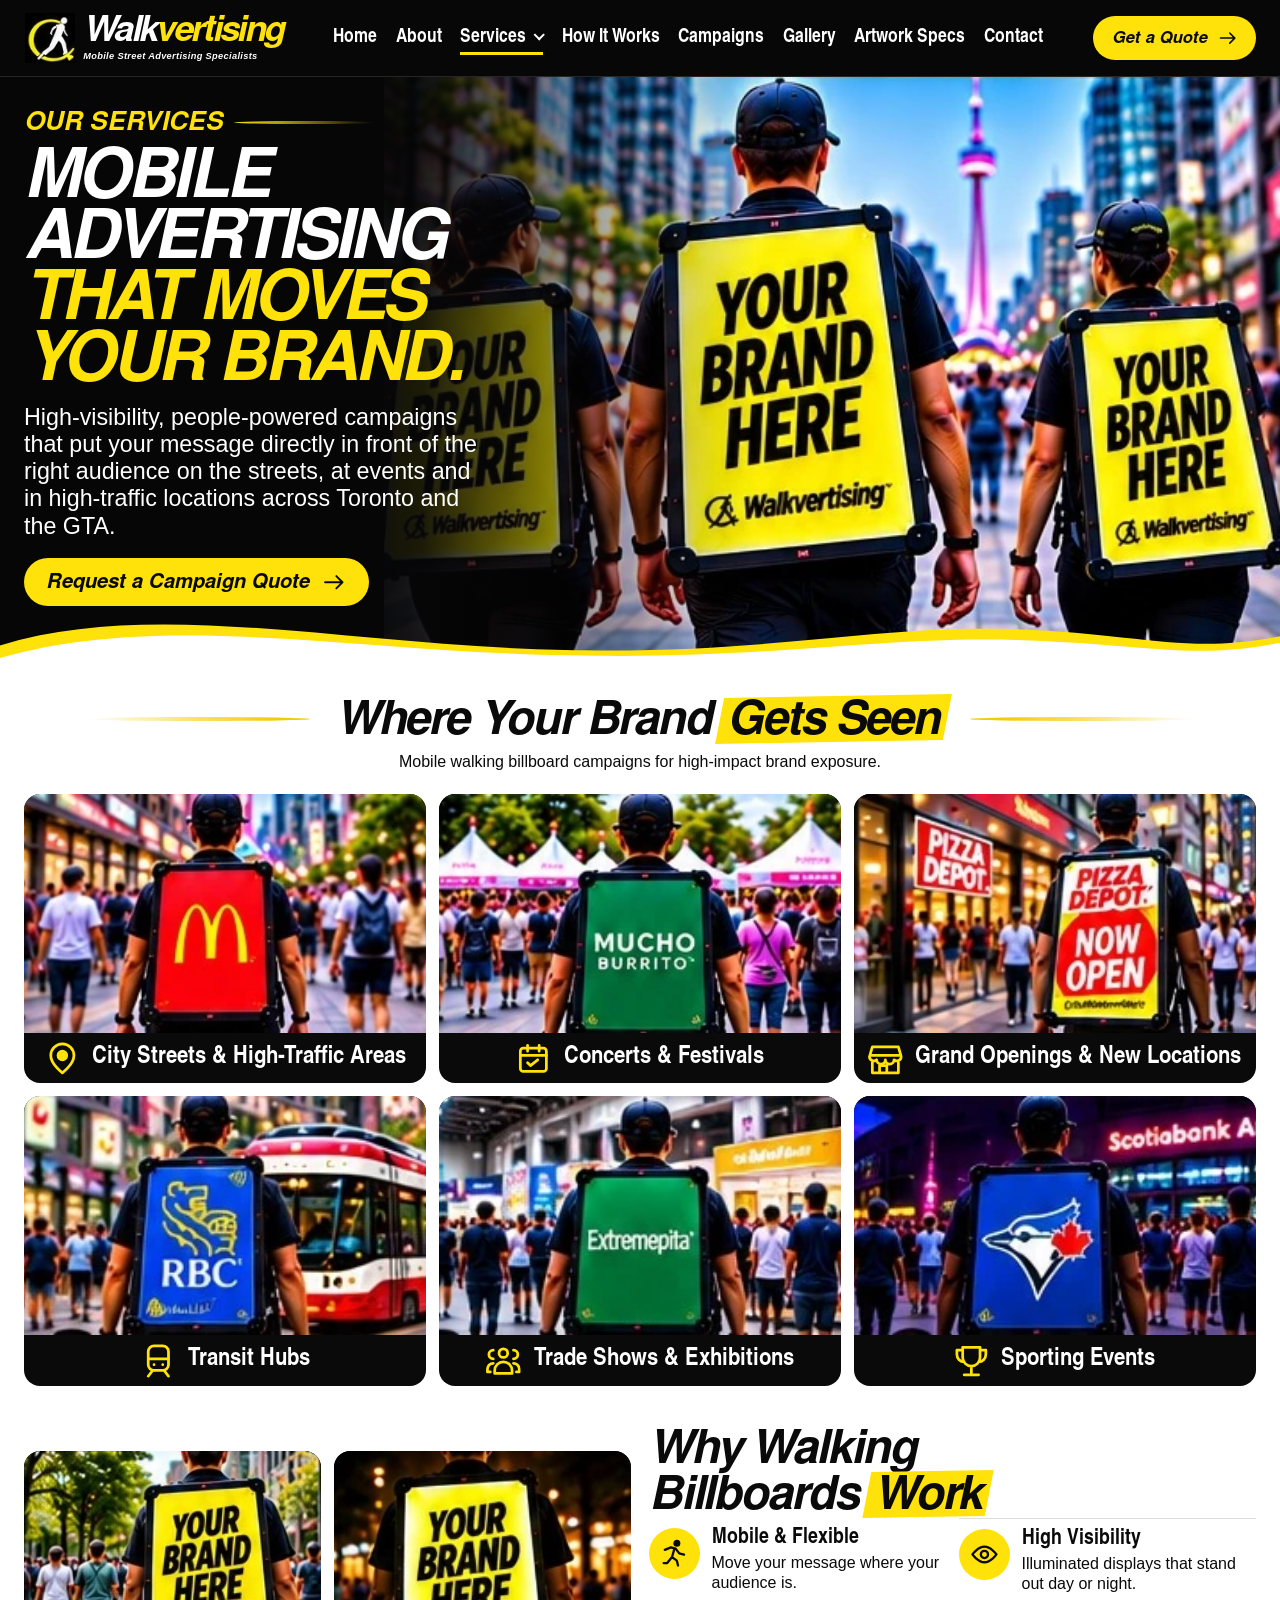
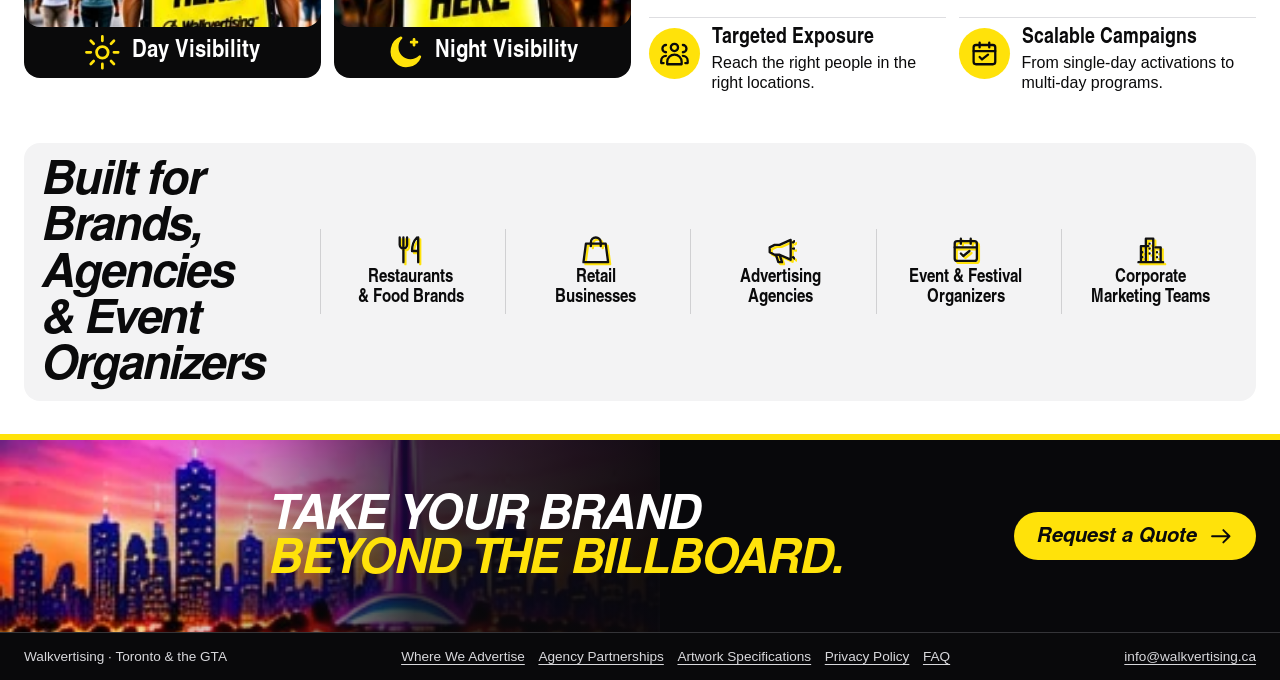
<file: services.html>
<!doctype html>
<html lang="en-CA">
<head>
  <meta charset="utf-8">
  <meta name="viewport" content="width=device-width, initial-scale=1">
  <meta name="description" content="Explore mobile walking billboard services for city streets, festivals, retail launches and major events.">
  <meta name="theme-color" content="#08080a">
  <title>Services | Walkvertising</title>
  <link rel="icon" href="assets/logo-mark.webp" type="image/webp">
  <link rel="stylesheet" href="assets/styles.css">
  <script src="assets/site.js" defer></script>
</head>
<body class="page-services">
<a class="skip-link" href="#main">Skip to content</a>
<header class="site-header">
  <div class="wrap header-inner">
    <a class="logo" href="index.html" aria-label="Walkvertising home">
      <img src="assets/logo-mark.webp" alt="" width="58" height="57" fetchpriority="high" >
      <span><strong>Walk<span>vertising</span></strong><small>Mobile Street Advertising Specialists</small></span>
    </a>
    <button class="menu-toggle" type="button" aria-label="Open menu" aria-expanded="false" aria-controls="site-nav"><svg class="icon" aria-hidden="true" focusable="false"><use href="assets/icons.svg#menu"></use></svg><span class="menu-close" aria-hidden="true">×</span></button>
    <nav class="site-nav" id="site-nav" aria-label="Main navigation">
      <a href="index.html" >Home</a><a href="about.html" >About</a>
      <details class="nav-more" data-active>
        <summary>Services <span class="chevron" aria-hidden="true"></span></summary>
        <div class="subnav"><a href="services.html" aria-current="page">Our Services</a><a href="where-we-advertise.html" class="subnav-location" >Where We Advertise</a><a href="agency-partnerships.html" >Agency Partnerships</a></div>
      </details>
      <a href="how-it-works.html" >How It Works</a><a href="where-we-advertise.html" class="mobile-nav-link">Where We Advertise</a>
      <a href="campaigns.html" >Campaigns</a><a href="gallery.html" >Gallery</a><a href="artwork-specifications.html" >Artwork Specs</a><a href="contact.html" >Contact</a>
      <a href="quote.html" class="button mobile-nav-quote"><span>Request a Quote</span> <svg class="icon" aria-hidden="true" focusable="false"><use href="assets/icons.svg#arrow"></use></svg></a>
    </nav>
    <a href="quote.html" class="button button-small header-quote"><span>Get a Quote</span> <svg class="icon" aria-hidden="true" focusable="false"><use href="assets/icons.svg#arrow"></use></svg></a>
  </div>
</header>
<main id="main">
<div class="desktop-design"><section class="hero hero-tall" data-dark>
  <div class="wrap hero-copy">
    <div class="eyebrow">Our Services</div>
    <h1><span>Mobile</span><span>advertising</span><span class="accent">that moves</span><span class="accent">your brand.</span></h1>
    <p>High-visibility, people-powered campaigns that put your message directly in front of the right audience on the streets, at events and in high-traffic locations across Toronto and the GTA.</p><div class="hero-actions"><a href="quote.html" class="button "><span>Request a Campaign Quote</span> <svg class="icon" aria-hidden="true" focusable="false"><use href="assets/icons.svg#arrow"></use></svg></a></div>
  </div>
  <img src="assets/hero-standard.webp" alt="Walking billboards on a busy Toronto street" width="649" height="376" fetchpriority="high" class="hero-image"><svg class="wave" viewBox="0 0 1440 48" preserveAspectRatio="none" aria-hidden="true" focusable="false">
  <path fill="#ffe20a" d="M0 28C175-25 393 29 635 33c232 5 339-27 500-23 145 4 199 29 305 8v30H0z"/>
  <path fill="#fff" d="M0 42C184-10 394 35 639 39c227 5 346-21 503-17 145 4 199 23 298 3v23H0z"/>
</svg>
</section><section class="section wrap " ><div class="section-title"><h2>Where Your Brand <span class="mark">Gets Seen</span></h2></div><p class="section-intro">Mobile walking billboard campaigns for high-impact brand exposure.</p><div class="grid grid-3">
<a href="where-we-advertise.html" class="tile"><img src="assets/city-streets.webp" alt="" width="326" height="157" loading="lazy" decoding="async" ><span class="tile-caption"><svg class="icon" aria-hidden="true" focusable="false"><use href="assets/icons.svg#pin"></use></svg>City Streets &amp; High-Traffic Areas</span></a>
<a href="gallery.html?category=festivals" class="tile"><img src="assets/festivals.webp" alt="" width="317" height="157" loading="lazy" decoding="async" ><span class="tile-caption"><svg class="icon" aria-hidden="true" focusable="false"><use href="assets/icons.svg#calendar"></use></svg>Concerts &amp; Festivals</span></a>
<a href="gallery.html?category=grand-openings" class="tile"><img src="assets/retail.webp" alt="" width="250" height="148" loading="lazy" decoding="async" ><span class="tile-caption"><svg class="icon" aria-hidden="true" focusable="false"><use href="assets/icons.svg#store"></use></svg>Grand Openings &amp; New Locations</span></a>
<a href="where-we-advertise.html" class="tile"><img src="assets/transit.webp" alt="" width="323" height="134" loading="lazy" decoding="async" ><span class="tile-caption"><svg class="icon" aria-hidden="true" focusable="false"><use href="assets/icons.svg#train"></use></svg>Transit Hubs</span></a>
<a href="gallery.html?category=corporate" class="tile"><img src="assets/expo.webp" alt="" width="314" height="134" loading="lazy" decoding="async" ><span class="tile-caption"><svg class="icon" aria-hidden="true" focusable="false"><use href="assets/icons.svg#people"></use></svg>Trade Shows &amp; Exhibitions</span></a>
<a href="gallery.html?category=festivals" class="tile"><img src="assets/sports.webp" alt="" width="318" height="134" loading="lazy" decoding="async" ><span class="tile-caption"><svg class="icon" aria-hidden="true" focusable="false"><use href="assets/icons.svg#trophy"></use></svg>Sporting Events</span></a>
</div></section><section class="section wrap " ><div class="split split-center">
  <div class="grid grid-2">
<article class="tile"><img src="assets/day.webp" alt="" width="225" height="182" loading="lazy" decoding="async" ><span class="tile-caption"><svg class="icon" aria-hidden="true" focusable="false"><use href="assets/icons.svg#sun"></use></svg>Day Visibility</span></article>
<article class="tile"><img src="assets/night.webp" alt="" width="207" height="182" loading="lazy" decoding="async" ><span class="tile-caption"><svg class="icon" aria-hidden="true" focusable="false"><use href="assets/icons.svg#moon"></use></svg>Night Visibility</span></article>
</div>
  <div><h2 class="display">Why Walking Billboards <span class="mark">Work</span></h2>
    <div class="grid grid-2 service-benefits"><div class="mini-feature"><span class="feature-badge"><svg class="icon" aria-hidden="true" focusable="false"><use href="assets/icons.svg#walking"></use></svg></span><div><h3>Mobile &amp; Flexible</h3><p>Move your message where your audience is.</p></div></div><div class="mini-feature"><span class="feature-badge"><svg class="icon" aria-hidden="true" focusable="false"><use href="assets/icons.svg#eye"></use></svg></span><div><h3>High Visibility</h3><p>Illuminated displays that stand out day or night.</p></div></div><div class="mini-feature"><span class="feature-badge"><svg class="icon" aria-hidden="true" focusable="false"><use href="assets/icons.svg#people"></use></svg></span><div><h3>Targeted Exposure</h3><p>Reach the right people in the right locations.</p></div></div><div class="mini-feature"><span class="feature-badge"><svg class="icon" aria-hidden="true" focusable="false"><use href="assets/icons.svg#calendar"></use></svg></span><div><h3>Scalable Campaigns</h3><p>From single-day activations to multi-day programs.</p></div></div></div>
  </div>
</div></section><section class="section wrap " ><div class="audience-strip"><h2 class="display">Built for Brands, Agencies &amp; Event Organizers</h2><div class="audience-grid"><div><svg class="icon" aria-hidden="true" focusable="false"><use href="assets/icons.svg#food"></use></svg>Restaurants<br>&amp; Food Brands</div><div><svg class="icon" aria-hidden="true" focusable="false"><use href="assets/icons.svg#retail"></use></svg>Retail<br>Businesses</div><div><svg class="icon" aria-hidden="true" focusable="false"><use href="assets/icons.svg#megaphone"></use></svg>Advertising<br>Agencies</div><div><svg class="icon" aria-hidden="true" focusable="false"><use href="assets/icons.svg#calendar"></use></svg>Event &amp; Festival<br>Organizers</div><div><svg class="icon" aria-hidden="true" focusable="false"><use href="assets/icons.svg#building"></use></svg>Corporate<br>Marketing Teams</div></div></div></section></div><div class="mobile-design"><section class="section wrap mobile-section" ><div class="mobile-intro"><h1>Our Services</h1><p>Mobile advertising solutions that move your brand.</p></div><article class="mobile-service-row"><span class="feature-badge"><svg class="icon" aria-hidden="true" focusable="false"><use href="assets/icons.svg#megaphone"></use></svg></span><div><h2>Walking Billboard Campaigns</h2><p>High-visibility brand exposure in busy public areas.</p></div><img src="assets/live.webp" alt="" width="232" height="197" loading="lazy" decoding="async" ></article><article class="mobile-service-row"><span class="feature-badge"><svg class="icon" aria-hidden="true" focusable="false"><use href="assets/icons.svg#calendar"></use></svg></span><div><h2>Event &amp; Festival Activations</h2><p>Boost attendance and brand awareness at events and festivals.</p></div><img src="assets/agency-event.webp" alt="" width="221" height="74" loading="lazy" decoding="async" ></article><article class="mobile-service-row"><span class="feature-badge"><svg class="icon" aria-hidden="true" focusable="false"><use href="assets/icons.svg#building"></use></svg></span><div><h2>Retail &amp; Product Launches</h2><p>Create buzz and drive traffic to your location.</p></div><img src="assets/grand-opening.webp" alt="" width="315" height="153" loading="lazy" decoding="async" ></article><a href="quote.html" class="button mobile-button "><span>Request a Quote</span> <svg class="icon" aria-hidden="true" focusable="false"><use href="assets/icons.svg#arrow"></use></svg></a></section></div>
<div class="desktop-design"><section class="cta-band" data-dark>
  <div class="wrap cta-inner">
    <h2>Take your brand<span class="accent">beyond the billboard.</span></h2>
    <div class="cta-action"><a href="quote.html" class="button "><span>Request a Quote</span> <svg class="icon" aria-hidden="true" focusable="false"><use href="assets/icons.svg#arrow"></use></svg></a></div>
  </div>
</section></div>

</main>
<footer class="site-footer" data-dark>
  <div class="wrap footer-inner">
    <span>Walkvertising · Toronto &amp; the GTA</span>
    <nav aria-label="More pages"><a href="where-we-advertise.html" >Where We Advertise</a><a href="agency-partnerships.html" >Agency Partnerships</a><a href="artwork-specifications.html" >Artwork Specifications</a><a href="privacy-policy.html" >Privacy Policy</a><a href="index.html#faq" >FAQ</a></nav>
    <a href="mailto:info@walkvertising.ca">info@walkvertising.ca</a>
  </div>
</footer>
</body>
</html>
</file>
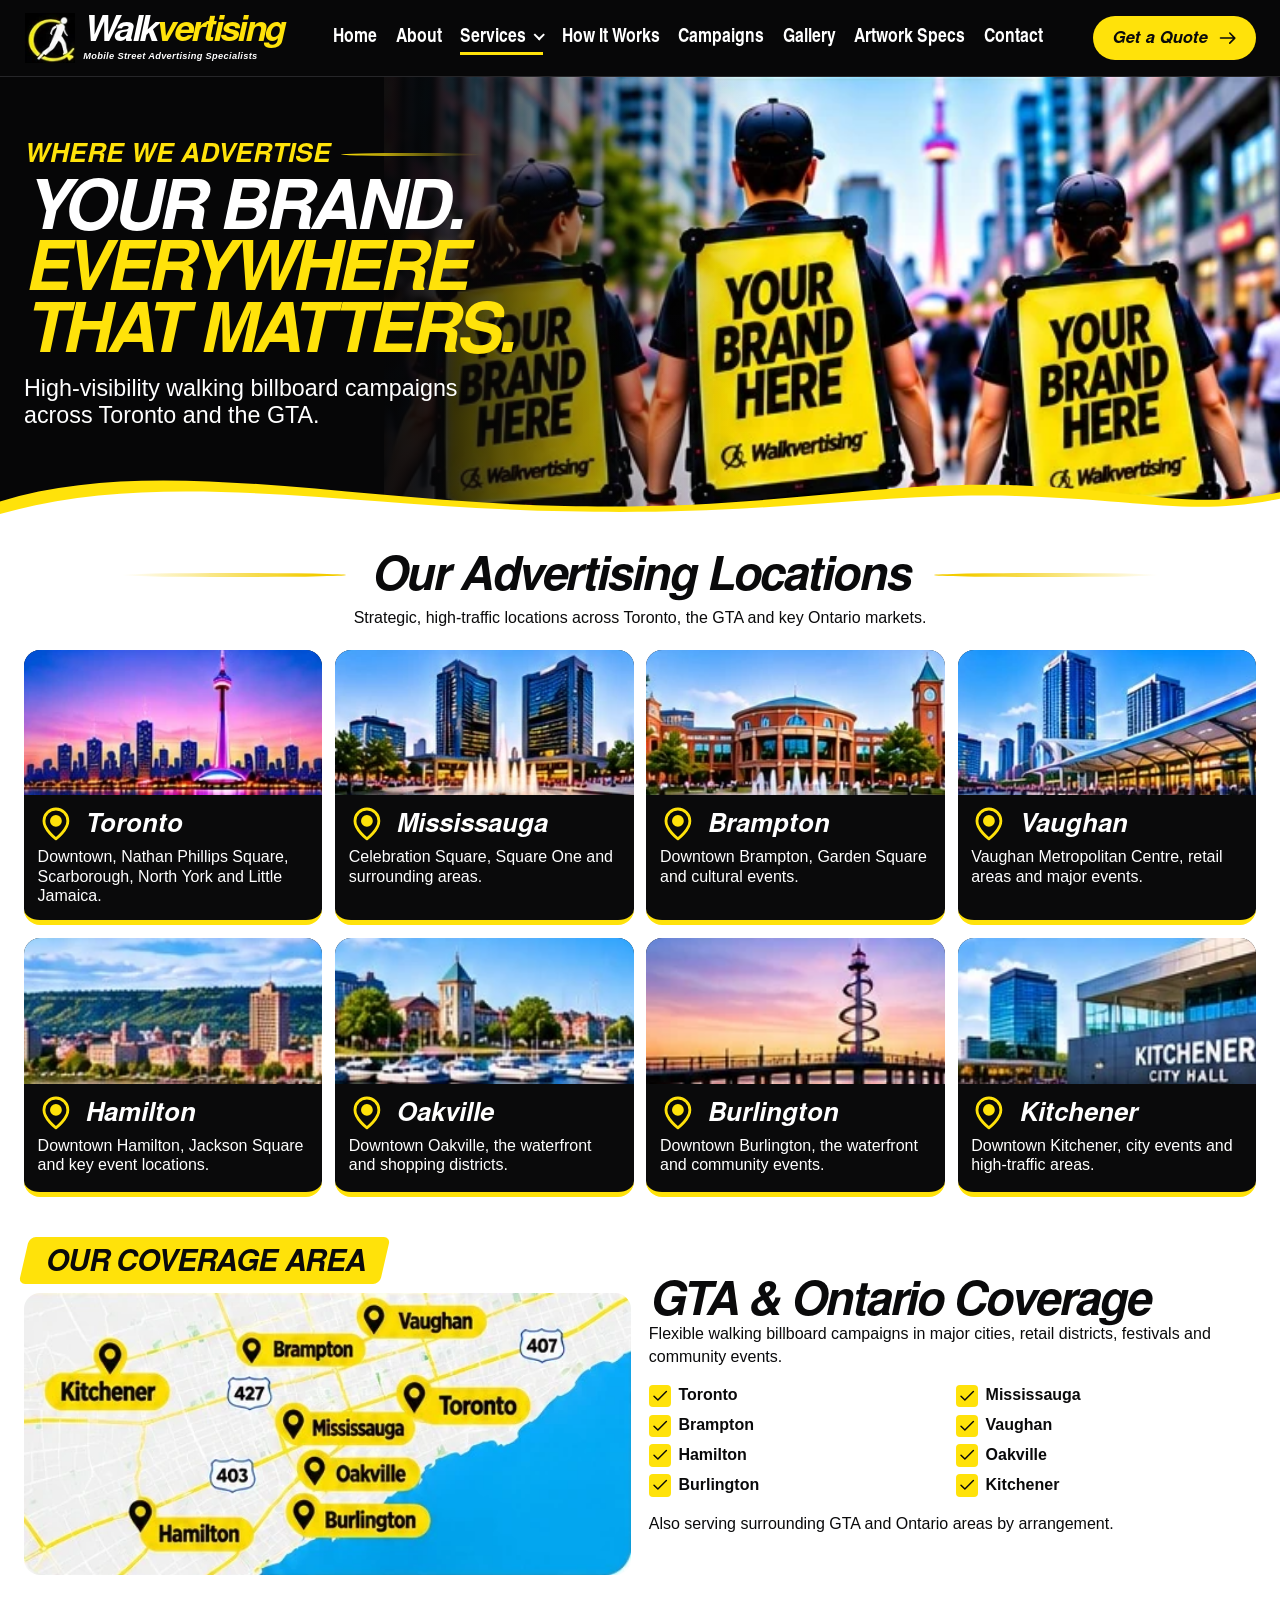
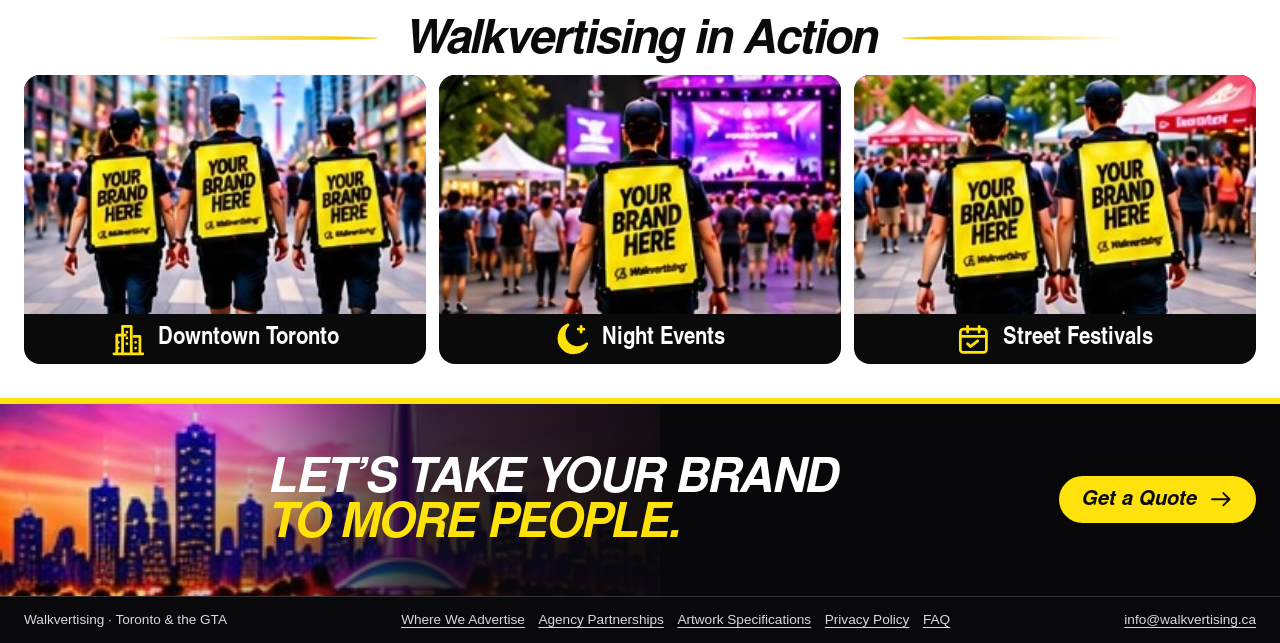
<file: where-we-advertise.html>
<!doctype html>
<html lang="en-CA">
<head>
  <meta charset="utf-8">
  <meta name="viewport" content="width=device-width, initial-scale=1">
  <meta name="description" content="See where Walkvertising runs mobile billboard campaigns in Toronto, the GTA and across select Ontario markets.">
  <meta name="theme-color" content="#08080a">
  <title>Where We Advertise | Walkvertising</title>
  <link rel="icon" href="assets/logo-mark.webp" type="image/webp">
  <link rel="stylesheet" href="assets/styles.css">
  <script src="assets/site.js" defer></script>
</head>
<body class="page-locations">
<a class="skip-link" href="#main">Skip to content</a>
<header class="site-header">
  <div class="wrap header-inner">
    <a class="logo" href="index.html" aria-label="Walkvertising home">
      <img src="assets/logo-mark.webp" alt="" width="58" height="57" fetchpriority="high" >
      <span><strong>Walk<span>vertising</span></strong><small>Mobile Street Advertising Specialists</small></span>
    </a>
    <button class="menu-toggle" type="button" aria-label="Open menu" aria-expanded="false" aria-controls="site-nav"><svg class="icon" aria-hidden="true" focusable="false"><use href="assets/icons.svg#menu"></use></svg><span class="menu-close" aria-hidden="true">×</span></button>
    <nav class="site-nav" id="site-nav" aria-label="Main navigation">
      <a href="index.html" >Home</a><a href="about.html" >About</a>
      <details class="nav-more" data-active>
        <summary>Services <span class="chevron" aria-hidden="true"></span></summary>
        <div class="subnav"><a href="services.html" >Our Services</a><a href="where-we-advertise.html" class="subnav-location" aria-current="page">Where We Advertise</a><a href="agency-partnerships.html" >Agency Partnerships</a></div>
      </details>
      <a href="how-it-works.html" >How It Works</a><a href="where-we-advertise.html" class="mobile-nav-link" aria-current="page">Where We Advertise</a>
      <a href="campaigns.html" >Campaigns</a><a href="gallery.html" >Gallery</a><a href="artwork-specifications.html" >Artwork Specs</a><a href="contact.html" >Contact</a>
      <a href="quote.html" class="button mobile-nav-quote"><span>Request a Quote</span> <svg class="icon" aria-hidden="true" focusable="false"><use href="assets/icons.svg#arrow"></use></svg></a>
    </nav>
    <a href="quote.html" class="button button-small header-quote"><span>Get a Quote</span> <svg class="icon" aria-hidden="true" focusable="false"><use href="assets/icons.svg#arrow"></use></svg></a>
  </div>
</header>
<main id="main">
<div class="desktop-design"><section class="hero " data-dark>
  <div class="wrap hero-copy">
    <div class="eyebrow">Where We Advertise</div>
    <h1><span>Your brand.</span><span class="accent">Everywhere</span><span class="accent">that matters.</span></h1>
    <p>High-visibility walking billboard campaigns across Toronto and the GTA.</p>
  </div>
  <img src="assets/hero-locations.webp" alt="Walking billboards on a busy Toronto street" width="583" height="268" fetchpriority="high" class="hero-image"><svg class="wave" viewBox="0 0 1440 48" preserveAspectRatio="none" aria-hidden="true" focusable="false">
  <path fill="#ffe20a" d="M0 28C175-25 393 29 635 33c232 5 339-27 500-23 145 4 199 29 305 8v30H0z"/>
  <path fill="#fff" d="M0 42C184-10 394 35 639 39c227 5 346-21 503-17 145 4 199 23 298 3v23H0z"/>
</svg>
</section><section class="section wrap " ><div class="section-title"><h2>Our Advertising Locations</h2></div><p class="section-intro">Strategic, high-traffic locations across Toronto, the GTA and key Ontario markets.</p><div class="grid grid-4"><article class="tile location-card"><img src="assets/toronto.webp" alt="" width="235" height="112" loading="lazy" decoding="async" ><div class="tile-copy"><h3><svg class="icon" aria-hidden="true" focusable="false"><use href="assets/icons.svg#pin"></use></svg>Toronto</h3><p>Downtown, Nathan Phillips Square, Scarborough, North York and Little Jamaica.</p></div></article><article class="tile location-card"><img src="assets/mississauga.webp" alt="" width="229" height="112" loading="lazy" decoding="async" ><div class="tile-copy"><h3><svg class="icon" aria-hidden="true" focusable="false"><use href="assets/icons.svg#pin"></use></svg>Mississauga</h3><p>Celebration Square, Square One and surrounding areas.</p></div></article><article class="tile location-card"><img src="assets/brampton.webp" alt="" width="226" height="112" loading="lazy" decoding="async" ><div class="tile-copy"><h3><svg class="icon" aria-hidden="true" focusable="false"><use href="assets/icons.svg#pin"></use></svg>Brampton</h3><p>Downtown Brampton, Garden Square and cultural events.</p></div></article><article class="tile location-card"><img src="assets/vaughan.webp" alt="" width="234" height="112" loading="lazy" decoding="async" ><div class="tile-copy"><h3><svg class="icon" aria-hidden="true" focusable="false"><use href="assets/icons.svg#pin"></use></svg>Vaughan</h3><p>Vaughan Metropolitan Centre, retail areas and major events.</p></div></article><article class="tile location-card"><img src="assets/hamilton.webp" alt="" width="235" height="85" loading="lazy" decoding="async" ><div class="tile-copy"><h3><svg class="icon" aria-hidden="true" focusable="false"><use href="assets/icons.svg#pin"></use></svg>Hamilton</h3><p>Downtown Hamilton, Jackson Square and key event locations.</p></div></article><article class="tile location-card"><img src="assets/oakville.webp" alt="" width="229" height="85" loading="lazy" decoding="async" ><div class="tile-copy"><h3><svg class="icon" aria-hidden="true" focusable="false"><use href="assets/icons.svg#pin"></use></svg>Oakville</h3><p>Downtown Oakville, the waterfront and shopping districts.</p></div></article><article class="tile location-card"><img src="assets/burlington.webp" alt="" width="226" height="85" loading="lazy" decoding="async" ><div class="tile-copy"><h3><svg class="icon" aria-hidden="true" focusable="false"><use href="assets/icons.svg#pin"></use></svg>Burlington</h3><p>Downtown Burlington, the waterfront and community events.</p></div></article><article class="tile location-card"><img src="assets/kitchener.webp" alt="" width="234" height="85" loading="lazy" decoding="async" ><div class="tile-copy"><h3><svg class="icon" aria-hidden="true" focusable="false"><use href="assets/icons.svg#pin"></use></svg>Kitchener</h3><p>Downtown Kitchener, city events and high-traffic areas.</p></div></article></div></section><section class="section wrap " id="desktop-coverage-map"><div class="split split-center">
  <div><h2 class="tag">Our Coverage Area</h2><img src="assets/coverage-map.webp" alt="Illustrated regional map showing Toronto, Mississauga, Brampton, Vaughan, Hamilton, Oakville, Burlington and Kitchener" width="518" height="241" loading="lazy" decoding="async" ></div>
  <div><h2 class="display">GTA &amp; Ontario Coverage</h2>
    <p>Flexible walking billboard campaigns in major cities, retail districts, festivals and community events.</p>
    <ul class="coverage-checks"><li><svg class="icon" aria-hidden="true" focusable="false"><use href="assets/icons.svg#check"></use></svg>Toronto</li><li><svg class="icon" aria-hidden="true" focusable="false"><use href="assets/icons.svg#check"></use></svg>Mississauga</li><li><svg class="icon" aria-hidden="true" focusable="false"><use href="assets/icons.svg#check"></use></svg>Brampton</li><li><svg class="icon" aria-hidden="true" focusable="false"><use href="assets/icons.svg#check"></use></svg>Vaughan</li><li><svg class="icon" aria-hidden="true" focusable="false"><use href="assets/icons.svg#check"></use></svg>Hamilton</li><li><svg class="icon" aria-hidden="true" focusable="false"><use href="assets/icons.svg#check"></use></svg>Oakville</li><li><svg class="icon" aria-hidden="true" focusable="false"><use href="assets/icons.svg#check"></use></svg>Burlington</li><li><svg class="icon" aria-hidden="true" focusable="false"><use href="assets/icons.svg#check"></use></svg>Kitchener</li></ul><p>Also serving surrounding GTA and Ontario areas by arrangement.</p>
  </div>
</div></section><section class="section wrap " ><div class="section-title"><h2>Walkvertising in Action</h2></div><div class="grid grid-3">
<a href="gallery.html" class="tile"><img src="assets/action-downtown.webp" alt="" width="323" height="155" loading="lazy" decoding="async" ><span class="tile-caption"><svg class="icon" aria-hidden="true" focusable="false"><use href="assets/icons.svg#building"></use></svg>Downtown Toronto</span></a>
<a href="gallery.html" class="tile"><img src="assets/action-night.webp" alt="" width="309" height="155" loading="lazy" decoding="async" ><span class="tile-caption"><svg class="icon" aria-hidden="true" focusable="false"><use href="assets/icons.svg#moon"></use></svg>Night Events</span></a>
<a href="gallery.html" class="tile"><img src="assets/action-festival.webp" alt="" width="302" height="155" loading="lazy" decoding="async" ><span class="tile-caption"><svg class="icon" aria-hidden="true" focusable="false"><use href="assets/icons.svg#calendar"></use></svg>Street Festivals</span></a>
</div></section></div><div class="mobile-design"><section class="section wrap mobile-section" ><div class="mobile-intro"><h1>Where We Advertise</h1><p>Strategic, high-traffic locations across Toronto, the GTA and Ontario.</p></div><img src="assets/mobile-skyline-small.webp" alt="Toronto waterfront skyline at dusk" width="780" height="520" fetchpriority="high" class="mobile-location-photo"><ul class="mobile-cities"><li><span class="feature-badge"><svg class="icon" aria-hidden="true" focusable="false"><use href="assets/icons.svg#pin"></use></svg></span><div><h2>Toronto</h2><p>Downtown, North York, Scarborough, Eglinton West and Little Jamaica.</p></div></li><li><span class="feature-badge"><svg class="icon" aria-hidden="true" focusable="false"><use href="assets/icons.svg#pin"></use></svg></span><div><h2>Mississauga</h2><p>Square One and surrounding areas.</p></div></li><li><span class="feature-badge"><svg class="icon" aria-hidden="true" focusable="false"><use href="assets/icons.svg#pin"></use></svg></span><div><h2>Brampton</h2><p>Downtown and key event locations.</p></div></li><li><span class="feature-badge"><svg class="icon" aria-hidden="true" focusable="false"><use href="assets/icons.svg#pin"></use></svg></span><div><h2>Vaughan</h2><p>Vaughan Metropolitan Centre and major shopping areas.</p></div></li></ul><details class="mobile-coverage" id="coverage-map"><summary class="button button-outline mobile-button"><svg class="icon" aria-hidden="true" focusable="false"><use href="assets/icons.svg#pin"></use></svg> View Coverage Map</summary>
  <img src="assets/coverage-map.webp" alt="Illustrated map of Walkvertising’s Toronto, GTA and Ontario service area" width="518" height="241" loading="lazy" decoding="async" >
  <p>Also serving Hamilton, Oakville, Burlington, Kitchener and surrounding areas.</p>
</details></section></div>
<div class="desktop-design"><section class="cta-band" data-dark>
  <div class="wrap cta-inner">
    <h2>Let’s take your brand<span class="accent">to more people.</span></h2>
    <div class="cta-action"><a href="quote.html" class="button "><span>Get a Quote</span> <svg class="icon" aria-hidden="true" focusable="false"><use href="assets/icons.svg#arrow"></use></svg></a></div>
  </div>
</section></div>

</main>
<footer class="site-footer" data-dark>
  <div class="wrap footer-inner">
    <span>Walkvertising · Toronto &amp; the GTA</span>
    <nav aria-label="More pages"><a href="where-we-advertise.html" >Where We Advertise</a><a href="agency-partnerships.html" >Agency Partnerships</a><a href="artwork-specifications.html" >Artwork Specifications</a><a href="privacy-policy.html" >Privacy Policy</a><a href="index.html#faq" >FAQ</a></nav>
    <a href="mailto:info@walkvertising.ca">info@walkvertising.ca</a>
  </div>
</footer>
</body>
</html>
</file>
<file: assets/styles.css>
@font-face{font-family:Nimbus Display;src:url(display.woff) format("woff");font-weight:700;font-style:italic;font-display:swap}
@font-face{font-family:Nimbus Narrow;src:url(condensed.woff) format("woff");font-weight:400;font-display:swap}
@font-face{font-family:Nimbus Narrow;src:url(condensed-bold.woff) format("woff");font-weight:700;font-display:swap}
:root{--yellow:#ffe20a;--ink:#0a0a0b;--paper:#fff;--muted:#4c4c50;--line:#dedee1;--display:"Nimbus Display",Arial,sans-serif;--narrow:"Nimbus Narrow","Arial Narrow",Arial,sans-serif}
*,*::before,*::after{box-sizing:border-box}
body{margin:0;background:var(--paper);color:var(--ink);font:1rem/1.42 Arial,Helvetica,sans-serif}
h1,h2,h3,p,figure{margin:0}
img{display:block;width:100%;height:auto}
button,input,select,textarea{font:inherit}
button,a{touch-action:manipulation}
button{cursor:pointer}
a{color:inherit}
[hidden]{display:none!important}
:focus-visible{outline:3px solid #1269d0;outline-offset:4px}
[data-dark] :focus-visible,.site-header :focus-visible{outline-color:var(--yellow)}
.wrap{width:min(100% - 3rem,1380px);margin-inline:auto}
.skip-link{position:absolute;top:.75rem;left:.75rem;z-index:10;background:var(--yellow);padding:.75rem;transform:translateY(-180%)}
.skip-link:focus{transform:translateY(0)}
.icon{width:1.4em;height:1.4em;flex:none;vertical-align:middle}
.site-header{position:relative;z-index:5;background:#070708;color:white;border-bottom:1px solid #262629}
.header-inner{display:flex;align-items:center;justify-content:space-between;gap:1.25rem;min-height:76px}
.logo{display:inline-flex;align-items:center;gap:.45rem;text-decoration:none;flex:none;line-height:1}
.logo img{width:52px;height:50px;object-fit:contain}
.logo strong{display:block;font:italic 700 clamp(1.8rem,2.8vw,2.7rem)/.91 var(--display);letter-spacing:-.075em;white-space:nowrap}
.logo strong span{color:var(--yellow)}
.logo small{display:block;margin-top:.35rem;font:italic 700 .58rem/1 Arial,sans-serif;letter-spacing:.035em;white-space:nowrap}
.site-nav{display:flex;align-items:center;gap:clamp(.65rem,1.45vw,1.5rem)}
.site-nav a,.nav-more summary{position:relative;display:block;white-space:nowrap;text-decoration:none}
.site-nav>a,.nav-more summary{font:700 clamp(1.04rem,1.5vw,1.27rem)/1 var(--narrow);padding:.8rem 0}
.site-nav>a::after,.nav-more summary::after{content:"";position:absolute;bottom:.35rem;left:0;right:0;height:3px;background:var(--yellow);transform:scaleX(0);transform-origin:left;transition:transform .16s ease}
.site-nav>a:hover::after,.site-nav>a[aria-current]::after,.nav-more summary:hover::after,.nav-more[data-active] summary::after{transform:scaleX(1)}
.nav-more{position:relative}
.nav-more summary{cursor:pointer;list-style:none}
summary::-webkit-details-marker{display:none}
.chevron{display:inline-block;width:.44em;height:.44em;border:solid currentColor;border-width:0 2px 2px 0;transform:translateY(-.16em) rotate(45deg);margin-left:.23em}
.subnav{position:absolute;min-width:13rem;top:100%;left:-.75rem;padding:.4rem;border:1px solid #343439;border-top:3px solid var(--yellow);background:#101012;border-radius:0 0 .6rem .6rem;box-shadow:0 10px 18px #0005}
.subnav a{padding:.66rem .8rem;font-family:var(--narrow);font-weight:700;font-size:1.1rem;border-radius:.3rem}
.subnav a:hover,.subnav a[aria-current]{background:#25252a;color:var(--yellow)}
.menu-toggle{display:none;background:transparent;color:white;border:1px solid #515155;border-radius:.45rem;padding:.55rem}
.button{display:inline-flex;justify-content:center;align-items:center;gap:.65em;min-height:44px;padding:.52em 1.04em;border:1px solid transparent;border-radius:4em;background:var(--yellow);color:var(--ink);text-decoration:none;text-align:center;font:italic 700 clamp(1rem,1.75vw,1.27rem)/1.08 var(--display);transition:background .16s,color .16s;line-height:1.12}
.button:hover{background:#ffec59}
.button .icon{width:1.21em;height:1.21em}
.button-outline{border-color:white;background:#0005;color:white}
.button-outline:hover{background:white;color:var(--ink)}
.button-small{font-size:clamp(.95rem,1.3vw,1.12rem);white-space:nowrap}
.hero{position:relative;isolation:isolate;display:flex;align-items:center;min-height:clamp(375px,34.5vw,520px);overflow:hidden;background:#060607;color:white}
.hero-home,.hero-tall{min-height:clamp(450px,43vw,645px)}
.hero-image{position:absolute;z-index:-2;right:0;inset-block:0;width:70%;height:100%;object-fit:cover;object-position:center 42%}
.hero::after{content:"";position:absolute;z-index:-1;inset:0;background:linear-gradient(90deg,#060607 1%,#060607 26%,#060607e8 33%,#06060770 44%,transparent 59%)}
.hero-copy{padding-block:2rem 3.55rem}
.hero-home .hero-copy{padding-bottom:2.7rem}
.eyebrow{display:flex;align-items:center;gap:.7rem;margin-bottom:.58rem;color:var(--yellow);font:italic 700 clamp(1.03rem,2.05vw,1.7rem)/1 var(--display);text-transform:uppercase}
.eyebrow::after{content:"";width:clamp(2.2rem,11vw,9rem);height:3px;background:linear-gradient(90deg,var(--yellow),transparent);border-radius:50%}
.hero h1{max-width:14ch;font:italic 700 clamp(2.8rem,5.32vw,5.6rem)/.9 var(--display);letter-spacing:-.052em;text-transform:uppercase;text-wrap:nowrap}
.hero-home h1{font-size:clamp(3.3rem,6.1vw,6.42rem);line-height:.94}
.hero h1 span{display:block}
.accent{color:var(--yellow)}
.hero h1 mark{display:inline-block;position:relative;isolation:isolate;margin:.045em 0;background:none;color:var(--ink);padding:0 .13em}
.hero h1 mark::before,.mark::before{content:"";position:absolute;z-index:-1;inset:0 -.045em;background:var(--yellow);transform:skewX(-12deg) rotate(-1deg)}
.hero p{max-width:35ch;margin-top:.88rem;font-size:clamp(1.04rem,1.82vw,1.56rem);line-height:1.17;text-wrap:pretty}
.hero-home p{max-width:27ch}
.hero-actions{display:flex;align-items:center;gap:.7rem;flex-wrap:wrap;margin-top:1.15rem}
.wave{position:absolute;bottom:-1px;left:0;right:0;width:100%;height:clamp(22px,3.4vw,60px);pointer-events:none}
.signal{background:#0d0d10;color:white;border-top:2px solid var(--yellow)}
.signal .wrap,.feature-row{display:grid;grid-template-columns:repeat(4,minmax(0,1fr))}
.signal-item{display:flex;justify-content:center;align-items:center;gap:.7rem;position:relative;padding:.82rem .5rem;font:700 clamp(1.04rem,1.9vw,1.5rem)/1.05 var(--narrow)}
.signal-item .icon{font-size:1.75em;color:var(--yellow)}
.signal-item+.signal-item::before{content:"";position:absolute;left:0;top:22%;height:56%;width:1px;background:#99999e}
.section{padding-block:clamp(1.25rem,2.6vw,2.5rem)}
.section+.section{padding-top:.4rem}
.section-title{display:flex;justify-content:center;align-items:center;gap:clamp(.65rem,2vw,1.6rem);margin:0 auto .85rem;text-align:center}
.section-title::before,.section-title::after{content:"";height:4px;flex:1;max-width:14rem;background:linear-gradient(90deg,transparent,#f3cc00 85%);border-radius:50%}
.section-title::after{transform:scaleX(-1)}
.section-title h2,.display{font:italic 700 clamp(1.85rem,3.65vw,3.65rem)/.99 var(--display);letter-spacing:-.045em;text-wrap:balance}
.section-title + .section-intro{margin:-.3rem auto 1.25rem;text-align:center;max-width:68ch}
.mark{position:relative;isolation:isolate;display:inline-block;padding:0 .11em}
.underline{width:min(52%,28rem);height:16px;margin:.35rem auto .85rem;border-top:5px solid var(--yellow);border-radius:50%}
.campaign-showcase{display:grid;grid-template-columns:1fr 3.7fr;gap:1.4rem;align-items:start}
.campaign-intro{padding:.3rem 0}
.campaign-intro h2{font:italic 700 clamp(2rem,4.15vw,4.4rem)/.94 var(--display);letter-spacing:-.055em}
.campaign-intro p{font-size:clamp(1rem,1.65vw,1.33rem);line-height:1.22;margin-top:.85rem}
.short-line{width:3.7rem;height:5px;background:var(--yellow);border-radius:85%;margin:1rem 0}
.grid{display:grid;gap:.8rem}
.grid-2{grid-template-columns:repeat(2,minmax(0,1fr))}
.grid-3{grid-template-columns:repeat(3,minmax(0,1fr))}
.grid-4{grid-template-columns:repeat(4,minmax(0,1fr))}
.tile{position:relative;display:block;overflow:hidden;border-radius:1rem;background:var(--ink);color:white;text-decoration:none}
.tile img{aspect-ratio:1.68;object-fit:cover;transition:transform .25s ease}
a.tile:hover img,.gallery-item:hover img{transform:scale(1.035)}
.tile-caption{display:flex;align-items:center;justify-content:center;gap:.5em;min-height:2.4rem;padding:.48rem .55rem;font:700 clamp(1.06rem,2vw,1.55rem)/1.05 var(--narrow);text-align:center}
.tile-caption .icon{color:var(--yellow)}
.tile-yellow .tile-caption{background:var(--yellow);color:#090909}
.tile-copy{padding:.7rem .85rem .9rem}
.tile-copy h3{display:flex;align-items:center;gap:.45em;margin-bottom:.32rem;font:italic 700 clamp(1.12rem,2vw,1.65rem)/1 var(--display)}
.tile-copy h3 .icon{color:var(--yellow)}
.tile-copy p{line-height:1.22}
.brands{display:grid;grid-template-columns:minmax(170px,1.13fr) minmax(0,5fr);gap:1.1rem;align-items:center;padding:1rem 1.2rem;border:1px solid #e1e1e2;border-radius:1.15rem;box-shadow:0 3px 10px #0002;background:#fff}
.brands h2{font:italic 700 clamp(1.42rem,2.8vw,2.6rem)/.94 var(--display);letter-spacing:-.045em;border-right:1px solid #444;padding-right:.55rem}
.brand-grid{display:grid;grid-template-columns:repeat(9,minmax(0,1fr));align-items:center;gap:.4rem}
.brand{display:grid;place-items:center;padding:.36rem .26rem;border:1px solid #ededee;border-radius:.75rem;background:#fff;min-height:60px}
.brand img{width:100%;height:3.55rem;object-fit:contain}
.feature-row{gap:0}
.feature{text-align:center;padding:.45rem .75rem}
.feature+.feature{border-left:1px solid #c6c6cb}
.feature-badge{width:clamp(46px,6vw,75px);height:clamp(46px,6vw,75px);display:grid;place-items:center;margin:0 auto .5rem;border-radius:50%;background:var(--yellow);color:var(--ink);flex:none}
.feature-badge .icon{font-size:1.53rem}
.feature h3{font:700 clamp(1.24rem,2.3vw,1.72rem)/1.01 var(--narrow);margin-bottom:.35rem;text-wrap:balance}
.feature p{line-height:1.22;text-wrap:pretty}
.dark-panel{padding:1rem;border-radius:1.25rem;background:linear-gradient(120deg,#09090a,#18181b);color:white}
.dark-panel .feature+.feature{border-color:#6b6b70}
.partner-banner{background:#111114;color:white}
.partner-inner{display:grid;grid-template-columns:1fr 1.85fr auto;align-items:center;gap:1.3rem}
.partner-inner>img{height:100%;min-height:145px;object-fit:cover;object-position:center}
.partner-inner>div{padding:.9rem 0}
.partner-inner .button{margin-block:.8rem}
.partner-inner p{margin-top:.45rem}
.cta-band{position:relative;isolation:isolate;overflow:hidden;background:#08080d;color:white;border-top:6px solid var(--yellow)}
.cta-band::before{content:"";position:absolute;z-index:-2;inset:0;background:url(skyline-bay.webp) left 57%/min(59%,660px) auto no-repeat}
.cta-band::after{content:"";position:absolute;z-index:-1;inset:0;background:linear-gradient(94deg,#07071200 9%,#08080b30 20%,#08080bcf 33%,#08080b 57%)}
.cta-inner{min-height:clamp(142px,15vw,225px);display:flex;align-items:center;justify-content:space-between;gap:1.1rem;padding:1.65rem 0 1.65rem clamp(5rem,19vw,19rem)}
.cta-inner h2{font:italic 700 clamp(1.85rem,3.7vw,4rem)/.94 var(--display);letter-spacing:-.035em;text-transform:uppercase}
.cta-inner h2 span{display:block}
.cta-action{flex:none;max-width:18rem}
.cta-action p{margin-bottom:.6rem;font-size:1.1rem;line-height:1.2}
.site-footer{background:#09090b;color:#d8d8dc;border-top:1px solid #343438}
.footer-inner{display:flex;align-items:center;justify-content:space-between;gap:.85rem;flex-wrap:wrap;padding-block:.85rem;font-size:.85rem}
.footer-inner nav{display:flex;flex-wrap:wrap;gap:.85rem}
.footer-inner a{text-underline-offset:.2em}
.story-row{display:grid;grid-template-columns:1.02fr 1.35fr 1.15fr;align-items:center;gap:1.25rem}
.story-row>img,.soft-image{border-radius:1rem;object-fit:cover}
.story-row>img{aspect-ratio:1.32}
.story-copy p{margin-top:.7rem}
.story-values{padding-left:1rem;border-left:1px solid #777}
.mini-feature{display:flex;align-items:flex-start;gap:.72rem;padding:.65rem 0}
.mini-feature+.mini-feature{border-top:1px solid var(--line)}
.mini-feature .feature-badge{margin:0;width:3.2rem;height:3.2rem}
.mini-feature .feature-badge .icon{width:1.18em;height:1.18em}
.mini-feature h3{font:700 1.35rem/1 var(--narrow);margin-bottom:.22rem}
.mini-feature p{line-height:1.23}
.audience-strip{display:grid;grid-template-columns:1.15fr 4fr;align-items:center;gap:1rem;background:#f3f3f4;padding:.85rem 1rem;border-radius:1rem}
.audience-grid{display:grid;grid-template-columns:repeat(5,minmax(0,1fr));gap:.35rem;text-align:center}
.audience-grid div{padding:.35rem .3rem;border-left:1px solid #d0d0d2;font:700 1.15rem/1.08 var(--narrow)}
.audience-grid .icon{display:block;margin:0 auto .27rem;color:#111;width:1.85rem;height:1.85rem;filter:drop-shadow(2px 2px 0 var(--yellow))}
.split{display:grid;grid-template-columns:repeat(2,minmax(0,1fr));gap:1.1rem;align-items:start}
.split-center{align-items:center}
.split img{border-radius:1rem}
.tag{display:inline-block;position:relative;isolation:isolate;padding:.32em .7em .27em;margin-bottom:.55rem;font:italic 700 clamp(1.13rem,2.4vw,1.85rem)/1 var(--display);text-transform:uppercase;letter-spacing:-.02em}
.tag::before{content:"";position:absolute;z-index:-1;inset:0;transform:skewX(-13deg);border-radius:.22em;background:var(--yellow)}
.tag.black{color:var(--yellow)}
.tag.black::before{background:var(--ink)}
.steps{counter-reset:step}
.step{position:relative;border-radius:1.15rem;background:var(--ink);color:white;padding-bottom:.8rem;text-align:center}
.step::before{counter-increment:step;content:counter(step,decimal-leading-zero);position:absolute;z-index:1;left:.65rem;top:-.48rem;display:grid;place-items:center;width:2.9rem;height:2.9rem;border-radius:50%;background:var(--yellow);color:#080809;font:italic 700 1.25rem/1 var(--display)}
.step img{border-radius:1.15rem 1.15rem 0 0;aspect-ratio:1.1;object-fit:cover}
.step h3{display:flex;align-items:center;gap:.5em;text-align:left;margin:.6rem .7rem .3rem;font:700 clamp(1.2rem,2.4vw,1.8rem)/1 var(--narrow);text-transform:uppercase}
.step h3 .icon{color:var(--yellow)}
.step p{padding:.05rem .9rem;line-height:1.2}
.coverage-checks{display:grid;grid-template-columns:1fr 1fr;gap:.45rem;padding:0;list-style:none}
.coverage-checks li{display:flex;gap:.45rem;align-items:center;font-weight:bold}
.coverage-checks .icon{background:var(--yellow);border-radius:.25rem;padding:.12rem}
.location-card{border-bottom:5px solid var(--yellow)}
.location-card img{aspect-ratio:2.05}
.location-card .tile-copy{min-height:6.8rem}
.callout{background:#fff7c0;padding:1rem;border-left:5px solid var(--yellow);border-radius:.4rem}
.filters{display:flex;flex-wrap:wrap;gap:.5rem;margin-bottom:1rem}
.filter{display:inline-flex;align-items:center;gap:.45em;border:1px solid var(--ink);border-radius:3em;background:var(--ink);color:white;padding:.55rem .8rem;font:700 1.12rem/1 var(--narrow)}
.filter[aria-pressed=true],.filter:hover{background:var(--yellow);border-color:var(--yellow);color:#0a0a0b}
.gallery-grid{grid-template-columns:repeat(6,minmax(0,1fr))}
.gallery-item{position:relative;display:block;grid-column:span 2;overflow:hidden;padding:0;border:0;border-radius:.9rem;background:#111;color:white;text-align:left}
.gallery-item.gallery-wide{grid-column:span 3}
.gallery-grid[data-filtered] .gallery-item{grid-column:span 2}
.gallery-item img{aspect-ratio:1.56;object-fit:cover;transition:transform .25s}
.gallery-item.gallery-wide img{aspect-ratio:1.78}
.gallery-grid[data-filtered] .gallery-item img{aspect-ratio:1.56}
.gallery-caption{position:absolute;inset:auto 0 0;display:flex;align-items:center;gap:.55rem;background:linear-gradient(transparent,#000e 40%);padding:.95rem .7rem .55rem;font:700 clamp(1.09rem,2.3vw,1.7rem)/1.06 var(--narrow)}
.gallery-caption small{display:block;font:400 .82rem/1.13 Arial,sans-serif;margin-top:.18rem}
.gallery-caption .icon{color:var(--yellow);width:1.35em;height:1.35em}
.preview-strip{display:grid;grid-template-columns:1fr 3fr;gap:1rem;align-items:stretch}
.preview-strip .display{display:grid;align-items:center;background:var(--yellow);padding:1rem;border-radius:.85rem}
.preview-strip button{position:relative;padding:0;overflow:hidden;border:0;border-radius:.75rem;background:#111}
.preview-strip img{aspect-ratio:1.6;object-fit:cover}
.preview-strip button .icon{position:absolute;left:50%;top:50%;transform:translate(-50%,-50%);display:grid;width:3.1rem;height:3.1rem;padding:.43rem;color:white;background:#08080bb0;border:2px solid white;border-radius:50%}
.lightbox{width:min(92vw,900px);max-height:90vh;margin:auto;padding:0;border:1px solid #383841;border-radius:.9rem;color:white;background:#111114}
.lightbox::backdrop{background:#000d}
.lightbox img{max-height:66vh;object-fit:contain;background:#060607}
.lightbox-close{position:absolute;z-index:1;top:.6rem;right:.6rem;color:white;background:#0b0b10cc;padding:.15rem .65rem;border:1px solid white;border-radius:.35rem;font-size:1.55rem}
.lightbox-footer{display:flex;align-items:center;justify-content:space-between;gap:.7rem;padding:.75rem 1rem}
.lightbox-footer h2{font:700 1.35rem/1.1 var(--narrow)}
.lightbox-nav{display:flex;gap:.5rem}
.lightbox-nav button{background:var(--yellow);border:0;border-radius:.3rem;padding:.36rem .6rem;color:#09090b}
.content-form{background:#fbfbfb;border:1px solid var(--line);border-radius:1.35rem;padding:clamp(1rem,2vw,1.6rem);box-shadow:0 4px 17px #0002}
.content-form h2{text-align:center;text-transform:uppercase}
.form-layout{grid-template-columns:minmax(200px,1fr) minmax(0,2.4fr);gap:1.5rem}
.form-grid{display:grid;grid-template-columns:repeat(2,minmax(0,1fr));gap:.65rem}
.field{display:grid;grid-template-columns:1.35rem minmax(0,1fr);align-items:center;gap:.35rem .65rem;padding:.45rem .7rem;border:1px solid #c3c3c8;border-radius:.6rem;background:white}
.field>.icon{grid-row:1 / span 2}
.field>label,.field-label,fieldset legend{font:700 1.13rem/1.13 var(--narrow)}
.field>input,.field>select,.field>textarea{min-width:0;width:100%;grid-column:2;border:0;background:transparent;color:var(--ink);padding:.16rem 0;border-radius:.1rem}
.field>textarea{min-height:6rem;resize:vertical}
.field-wide{grid-column:1/-1}
.required{color:#a20f25}
.form-choices{display:grid;grid-template-columns:repeat(3,minmax(0,1fr));gap:.65rem;margin-top:.7rem}
fieldset{min-width:0;width:100%;border:1px solid var(--line);border-radius:.6rem;margin:0;padding:.5rem .65rem .55rem}
fieldset label{display:flex;align-items:baseline;gap:.45rem;margin:.3rem 0;font-size:.92rem;line-height:1.2}
fieldset input{flex:none;accent-color:#1a1a1a}
.choice-inline{display:flex;gap:.55rem 1rem;flex-wrap:wrap;margin:.6rem 0}
.choice-inline label{margin:0}
.content-form .button{margin-top:.8rem;width:100%}
.form-note,.form-feedback{margin-top:.55rem;text-align:center;font-size:.86rem;color:#494950}
.form-feedback:empty{display:none}
.form-feedback a{font-weight:bold}
.form-aside{padding:.2rem .4rem}
.form-aside .display{margin-bottom:.65rem}
.form-aside>p{margin-bottom:.7rem}
.form-aside img{aspect-ratio:1.35;object-fit:cover;border-radius:.95rem;margin-top:.5rem}
.form-aside.dark-panel{padding:1rem}
.form-aside.dark-panel .mini-feature+.mini-feature{border-color:#525259}
.question{border:1px solid #bdbdc3;border-radius:.9rem;margin:.3rem 0;background:white;color:#111;overflow:hidden}
.question summary{display:flex;align-items:center;justify-content:space-between;gap:.55rem;padding:.49rem .7rem;list-style:none;cursor:pointer;font:700 clamp(1.06rem,1.7vw,1.28rem)/1.12 var(--narrow)}
.question summary::after{content:"+";display:grid;place-items:center;flex:none;width:1.43rem;height:1.43rem;border-radius:50%;background:#fff0a0;font:bold 1.13rem/1 Arial,sans-serif}
.question[open] summary::after{content:"−";background:var(--yellow)}
.question p{padding:.04rem .75rem .75rem;line-height:1.35}
.question summary:focus-visible{outline-offset:-3px}
.faq-layout{grid-template-columns:minmax(180px,.97fr) minmax(0,2.12fr)}
.faq-search{display:flex;align-items:center;gap:.62rem;max-width:850px;margin:0 auto 1rem}
.faq-search label{display:flex;align-items:center;gap:.6rem;flex:1;min-width:0;padding:.55rem .7rem;border:1px solid #c8c8cc;border-radius:2rem}
.faq-search input{border:0;min-width:0;width:100%}
.faq-side nav{display:grid;background:#f4f4f5;border:1px solid #ededee;border-radius:1rem;padding:.35rem .8rem;margin-bottom:1rem}
.faq-side nav a{display:flex;align-items:center;gap:.58rem;padding:.63rem 0;text-decoration:none;font:700 1.15rem/1.14 var(--narrow)}
.faq-side nav a+a{border-top:1px solid #d4d4d8}
.faq-side nav a:hover{text-decoration:underline}
.faq-group{margin-bottom:.7rem;scroll-margin-top:1rem}
.faq-group .tag{margin:0 0 .05rem .25rem}
.faq-group .tag .icon{margin-right:.35rem}
.faq-promo{padding:0;overflow:hidden}
.faq-promo img{aspect-ratio:1.6;object-fit:cover}
.faq-promo div{padding:.85rem}
.faq-promo p{margin:.55rem 0 .75rem}
.faq-promo .button{width:100%}
.policy-intro{display:flex;gap:1.2rem;align-items:center;margin-bottom:1rem}
.policy-intro .feature-badge{margin:0}
.policy-intro p{margin-top:.35rem}
.policy-list{display:grid;gap:.65rem;margin-bottom:1rem}
.policy-row{display:grid;grid-template-columns:minmax(180px,1fr) 2.5fr;background:#f7f7f8;border:1px solid #e1e1e2;border-radius:1rem;overflow:hidden}
.policy-row h3{display:flex;align-items:center;gap:.65rem;padding:.85rem 1rem;background:var(--yellow);font:700 clamp(1.16rem,2vw,1.55rem)/1.05 var(--narrow)}
.policy-row h3 .icon{font-size:1.15em}
.policy-row>div{padding:.75rem 1rem}
.policy-row ul{margin:.2rem 0 0;padding-left:1.28rem}
.policy-date{text-align:center;margin:.7rem auto 0}
.agency-intro{display:grid;grid-template-columns:.9fr 1.25fr 1fr;gap:1rem;align-items:center}
.agency-intro .display{background:var(--yellow);padding:.6rem .8rem;border-radius:.6rem}
.agency-intro img{aspect-ratio:2.45;object-fit:cover;border-radius:.8rem}
.agency-intro p{border-left:2px solid #141414;padding-left:.8rem}
.resources{display:grid;grid-template-columns:repeat(3,minmax(0,1fr));gap:.55rem;margin-top:.65rem}
.resource{display:grid;place-items:center;gap:.3rem;padding:.65rem .3rem;text-align:center;background:#f2f2f3;border:1px solid #dedee1;border-radius:.7rem;text-decoration:none;font:700 1.15rem/1.05 var(--narrow)}
.resource:hover{background:#fff0a1}
.resource .icon{font-size:1.4em}
.detail-section{scroll-margin-top:1rem}
.detail-section h2{margin-bottom:.4rem}
.detail-section p+p{margin-top:.5rem}
@media(max-width:1130px){
  .header-inner{gap:.8rem}
  .site-nav{gap:.7rem}
  .logo img{width:44px;height:44px}
  .logo small{font-size:.52rem}
  .hero h1{font-size:clamp(2.8rem,5.5vw,5.6rem)}
  .hero-home h1{font-size:clamp(3.3rem,6.35vw,6.42rem)}
}
@media(max-width:920px){
  .wrap{width:min(100% - 2rem,1380px)}
  .header-inner{min-height:67px}
  .site-nav{gap:.53rem}
  .site-nav>a,.nav-more summary{font-size:1rem}
  .hero-image{width:73%}
  .hero h1{font-size:clamp(2.5rem,5.75vw,4.8rem)}
  .hero-home h1{font-size:clamp(3rem,6.65vw,5.6rem)}
  .grid-4{grid-template-columns:repeat(2,minmax(0,1fr))}
  .brand-grid{grid-template-columns:repeat(5,minmax(0,1fr))}
  .brand{min-height:47px}
  .brand img{height:2.55rem}
  .campaign-showcase{gap:.8rem}
  .story-row{gap:.7rem}
  .cta-inner{padding-left:clamp(4rem,14vw,12rem)}
}
@media(max-width:760px){
  .menu-toggle{display:block;order:3}
  .header-inner>.button{margin-left:auto}
  .site-nav{display:none;position:absolute;top:100%;inset-inline:0;background:#101013;padding:.5rem 1rem 1rem;box-shadow:0 8px 13px #0005}
  .site-nav[data-open]{display:grid;gap:0}
  .site-nav>a,.nav-more summary{width:100%;padding:.7rem;text-align:left;border-bottom:1px solid #28282d;font-size:1.2rem}
  .site-nav>a::after,.nav-more summary::after{left:.7rem;right:auto;width:1.75rem;bottom:.15rem}
  .subnav{position:static;background:#18181b;border:0;box-shadow:none;padding-left:1.2rem}
  .hero-image{width:100%;object-position:center 32%}
  .hero::after{background:linear-gradient(90deg,#060607 0%,#060607de 17%,#06060778 50%,transparent 100%)}
  .hero,.hero-home,.hero-tall{min-height:390px}
  .hero h1{font-size:clamp(2.45rem,8.1vw,4.75rem)}
  .hero-home h1{font-size:clamp(2.7rem,8.8vw,5rem)}
  .hero p{max-width:30ch}
  .feature-row{grid-template-columns:repeat(2,minmax(0,1fr));row-gap:.8rem}
  .feature:nth-child(3){border-left:0}
  .signal .wrap{width:100%}
  .signal-item{flex-direction:column;text-align:center;gap:.2rem;padding:.62rem .25rem;font-size:.95rem}
  .campaign-showcase,.audience-strip{grid-template-columns:1fr}
  .campaign-intro h2 br{display:none}
  .campaign-intro p{margin-top:.4rem}
  .short-line{display:none}
  .partner-inner{grid-template-columns:1fr 1.6fr;gap:.6rem}
  .partner-inner .button{grid-column:2;justify-self:start;margin:0 0 .75rem}
  .partner-inner>img{grid-row:1 / span 2}
  .partner-inner>div{padding-bottom:0}
  .story-row{grid-template-columns:1fr 1.25fr}
  .story-values{grid-column:1/-1;display:grid;grid-template-columns:1fr 1fr;gap:.7rem;padding-left:0;border-left:0}
  .story-values .mini-feature{border-top:0}
  .audience-grid div:first-child{border-left:0}
  .form-layout{grid-template-columns:1fr}
  .form-aside{order:2;padding:.7rem .4rem}
  .form-aside>img{display:none}
  .faq-layout{grid-template-columns:1fr}
  .faq-side nav{grid-template-columns:repeat(2,minmax(0,1fr));gap:.2rem .6rem;margin-bottom:0}
  .faq-side nav a+ a{border-top:0}
  .faq-promo{display:none}
  .gallery-grid{grid-template-columns:repeat(2,minmax(0,1fr))}
  .gallery-item,.gallery-item.gallery-wide,.gallery-grid[data-filtered] .gallery-item{grid-column:span 1}
  .gallery-item.gallery-wide img{aspect-ratio:1.56}
  .preview-strip{grid-template-columns:1fr}
  .preview-strip .display{font-size:1.65rem}
  .cta-inner{padding-left:0}
}
@media(max-width:480px){
  .wrap{width:calc(100% - 1.2rem)}
  .header-inner{min-height:60px;gap:.42rem}
  .logo{gap:.26rem}
  .logo strong{font-size:1.65rem}
  .logo img{width:37px;height:36px}
  .logo small{font-size:.43rem}
  .header-inner>.button{font-size:.81rem;min-height:38px;padding:.48rem .63rem}
  .header-inner>.button .icon{display:none}
  .menu-toggle{padding:.43rem}
  .hero,.hero-home,.hero-tall{display:block;min-height:0}
  .hero-copy,.hero-home .hero-copy{min-height:0;padding:1.05rem 0 0}
  .hero-image{position:static;width:100%;height:auto;aspect-ratio:1.62;object-fit:cover;object-position:center 28%;margin-top:-.12rem}
  .hero::after{inset:auto 0 0;height:clamp(172px,62vw,279px);z-index:0;pointer-events:none;background:linear-gradient(180deg,#060607,transparent 28%)}
  .hero-copy{position:relative;z-index:1}
  .hero .wave{z-index:2}
  .hero h1{font-size:clamp(2rem,9.05vw,2.78rem)}
  .hero-home h1{font-size:clamp(2.3rem,10.4vw,3.25rem)}
  .hero p{font-size:1.01rem;margin-top:.6rem}
  .hero-actions{margin-top:.75rem;gap:.4rem}
  .hero-actions .button{font-size:.9rem;min-height:39px}
  .hero-actions .button-outline .icon{width:1em}
  .grid{gap:.5rem}
  .grid-3{grid-template-columns:repeat(2,minmax(0,1fr))}
  .grid-3.preview-cards{grid-template-columns:repeat(3,minmax(0,1fr))}
  .tile{border-radius:.65rem}
  .tile-caption{min-height:2.1rem;padding:.38rem .25rem;font-size:1rem}
  .brands{grid-template-columns:1fr;gap:.55rem;padding:.65rem}
  .brands h2{border:0}
  .brands h2 br{display:none}
  .brand-grid{grid-template-columns:repeat(5,minmax(0,1fr));gap:.24rem}
  .brand img{height:2rem}
  .brand{min-height:38px;border-radius:.36rem}
  .feature{padding-inline:.5rem}
  .feature p,.tile-copy p{font-size:.89rem}
  .section-title h2,.display{font-size:clamp(1.55rem,7vw,2.25rem)}
  .story-row,.split,.faq-layout,.form-layout,.agency-intro{grid-template-columns:1fr;gap:.75rem}
  .story-row>img{width:100%;aspect-ratio:1.85;object-position:50% 35%}
  .audience-grid{grid-template-columns:repeat(3,minmax(0,1fr))}
  .audience-grid div:nth-child(4){border-left:0}
  .partners p,.partner-inner p{font-size:.89rem}
  .cta-inner{align-items:flex-start;flex-direction:column;gap:.65rem;min-height:135px;padding-block:1rem}
  .cta-inner h2{font-size:clamp(1.7rem,7.2vw,2.45rem)}
  .cta-band::before{background-size:100% auto;background-position:center 60%}
  .cta-band::after{background:linear-gradient(90deg,#08080bd9,#08080b45 85%)}
  .cta-action p{font-size:.96rem}
  .gallery-caption{padding:.7rem .35rem .35rem;font-size:1rem;gap:.27rem}
  .gallery-caption small{font-size:.68rem}
  .gallery-caption .icon{width:1.15em;height:1.15em}
  .form-grid,.form-choices{grid-template-columns:1fr}
  .form-aside>.mini-feature{padding:.5rem 0}
  .faq-search input{font-size:.88rem}
  .faq-search .button{padding-inline:.6rem}
  .faq-side nav a{font-size:1rem}
  .policy-row{grid-template-columns:1fr}
  .policy-row h3{padding:.55rem .65rem}
  .policy-row>div{padding:.55rem .65rem}
  .agency-intro img{display:none}
  .resource{font-size:.96rem}
  .footer-inner{gap:.45rem}
}
@media(prefers-reduced-motion:reduce){*,*::before,*::after{scroll-behavior:auto!important;transition-duration:.01ms!important}}
.sr-only{position:absolute;width:1px;height:1px;padding:0;margin:-1px;overflow:hidden;clip-path:inset(50%);white-space:nowrap;border:0}
.faq-status{margin:0 auto .65rem;max-width:850px;font-weight:bold}
.agency-form-layout{grid-template-columns:minmax(0,1fr) minmax(0,1.42fr)}
[data-other-location]:not([hidden]){margin-top:.65rem}
@media(max-width:760px){.agency-form-layout{grid-template-columns:1fr}}
@media(max-width:359px){.hero h1{font-size:8.65vw}.hero-home h1{font-size:9.8vw}}
@media(max-width:480px){
  .hero h1{max-width:100%;text-wrap:wrap}
}
@media(max-width:359px){
  .header-inner{gap:.28rem}
  .logo strong{font-size:1.29rem}
  .logo img{width:30px;height:31px}
  .logo small{font-size:.35rem}
  .header-inner>.button{padding-inline:.45rem;font-size:.75rem}
  .menu-toggle{padding:.35rem}
}
.hero-picture{display:contents}
@media(max-width:400px){.service-benefits{grid-template-columns:1fr}}

/* Artwork specifications */
.mobile-design,.mobile-nav-link,.mobile-nav-quote,.mobile-label,.gallery-more,.menu-close{display:none!important}
.artwork-hero{min-height:clamp(305px,30vw,465px)}
.artwork-hero h1{text-transform:none;letter-spacing:-.047em}
.artwork-hero .hero-copy{position:relative;padding-left:clamp(1rem,2.4vw,2.6rem)}
.artwork-hero .hero-copy::before{content:"";position:absolute;left:0;top:2.1rem;width:8px;height:clamp(95px,11vw,165px);background:var(--yellow);transform:skew(-16deg)}
.artwork-hero .hero-image{width:67%;object-position:center 46%}
.artwork-hero p{font-style:italic;max-width:38ch}
.artwork-layout{display:grid;grid-template-columns:minmax(180px,.93fr) minmax(0,1.8fr);gap:clamp(1rem,2.1vw,2.1rem);align-items:center}
.artwork-panels{max-height:620px;object-fit:contain}
.artwork-intro p{font-size:clamp(1rem,1.5vw,1.34rem);font-style:italic;margin:.55rem 0 .85rem}
.artwork-grid{display:grid;grid-template-columns:repeat(2,minmax(0,1fr));gap:.8rem}
.artwork-card{min-width:0;border:1px solid var(--line);border-radius:.8rem;background:#f8f8fa;overflow:hidden}
.artwork-card h2{display:flex;align-items:center;gap:.5rem;padding:.48rem .65rem;background:#e9e9eb;font:italic 700 clamp(1.13rem,2.05vw,1.65rem)/1.06 var(--display)}
.artwork-card:first-child h2{background:var(--yellow)}
.artwork-card dl{padding:.15rem .85rem .65rem;margin:0}
.artwork-card dt{font-weight:700;margin-top:.55rem}
.artwork-card dd{margin:0 0 .42rem;line-height:1.24}
.artwork-card dd+dt{border-top:1px solid var(--line);padding-top:.45rem}
.artwork-card ul{margin:.6rem .65rem .65rem;padding-left:1.1rem}
.artwork-card li{line-height:1.25;margin:.21rem 0}
.artwork-card .artwork-checks,.artwork-card .artwork-formats{list-style:none;padding:0}
.artwork-checks li{display:flex;gap:.45rem;align-items:flex-start}
.artwork-checks .icon{width:1.15rem;height:1.15rem;border-radius:50%;padding:.12rem;background:var(--yellow)}
.artwork-formats{display:grid;grid-template-columns:repeat(4,minmax(0,1fr));gap:.25rem}
.artwork-formats li{display:grid;justify-items:center;text-align:center;font:700 .93rem/1.1 var(--narrow)}
.artwork-formats small{font-weight:400}
.format-icon{display:grid;place-items:center;width:clamp(28px,4vw,48px);height:clamp(30px,4vw,48px);margin-bottom:.3rem;border:2px solid currentColor;border-radius:.42rem;font:bold clamp(.88rem,2vw,1.45rem)/1 Arial,sans-serif}
.format-ai{background:#382005;color:#ff9a20}
.format-indd{background:#3b071b;color:#ff60a8}
.format-psd{background:#052d43;color:#54c4ff}
.format-pdf{background:white;color:#b51b2d}
.artwork-notes{background:#fff9dc}
.artwork-notes h2{background:#fff0a5}
.artwork-support{position:relative;background:#10101b url(mobile-skyline.webp) center 68%/cover no-repeat;color:#fff;border-block:5px solid var(--yellow)}
.artwork-support::before{content:"";position:absolute;inset:0;background:linear-gradient(105deg,#040407e8 12%,#0a08158c 52%,#04040766)}
.artwork-support>.wrap{position:relative;display:flex;justify-content:space-between;align-items:center;gap:1rem;padding-block:clamp(2.3rem,6vw,6rem)}
.artwork-support p{margin-top:.4rem;font-size:clamp(1rem,1.65vw,1.35rem)}
.artwork-examples .tile{background:#fff;color:var(--ink);border:1px solid #eee}
.artwork-examples img{aspect-ratio:.95;object-position:center 44%}
.artwork-benefits .feature-row{grid-template-columns:repeat(5,minmax(0,1fr))}
.artwork-benefits .feature-badge{background:none}
.artwork-benefits .feature+.feature{border-left:1px solid #c6c6cb}
.agency-proposal .content-form{max-width:1000px;margin-inline:auto}
.bottom-faq{display:grid;grid-template-columns:minmax(150px,.85fr) minmax(0,2fr);column-gap:1.5rem;align-items:start;scroll-margin-top:1rem}
.bottom-faq-heading h2{font:italic 700 clamp(2rem,4vw,3.6rem)/1 var(--display);margin-bottom:.25rem}
.bottom-faq-questions{grid-column:2;grid-row:span 2}
.faq-contact{display:flex;gap:.65rem;align-items:center;margin-top:.75rem;padding:.65rem .75rem;background:var(--yellow);color:var(--ink);border-radius:.75rem;text-decoration:none;line-height:1.17}
.faq-contact .feature-badge{margin:0;background:var(--ink);color:var(--yellow);width:3.1rem;height:3.1rem}
.faq-contact:hover strong{text-decoration:underline}

@media(max-width:980px){
  .site-nav{gap:.55rem}
  .site-nav>a,.nav-more summary{font-size:1.03rem}
}
@media(max-width:1000px){
  .desktop-design{display:none!important}
  .mobile-design{display:block!important}
  .desktop-label{display:none!important}
  .mobile-label,.mobile-nav-link{display:inline!important}
  .header-inner{min-height:60px;gap:.65rem}
  .header-inner>.header-quote{display:none}
  .logo img{width:39px;height:39px}
  .logo strong{font-size:clamp(1.7rem,5.6vw,2.15rem)}
  .logo small{font-size:.47rem;text-transform:uppercase}
  .menu-toggle{display:grid;place-items:center;margin-left:auto;padding:.32rem;border:0;min-width:44px;height:44px}
  .menu-toggle>.icon{width:26px;height:26px}
  .menu-toggle[aria-expanded=true]>.icon{display:none}
  .menu-toggle[aria-expanded=true] .menu-close{display:block!important;font:2.35rem/1 Arial,sans-serif}
  .site-nav{display:none;position:absolute;top:100%;inset-inline:0;min-height:calc(100dvh - 60px);max-height:calc(100dvh - 60px);overflow:auto;background:#0c0c0e;padding:.75rem max(1rem,calc((100vw - 480px)/2)) 1.25rem;box-shadow:0 8px 13px #0005}
  .site-nav[data-open]{display:flex;flex-direction:column;align-items:stretch;gap:0}
  .site-nav>a,.nav-more summary{width:100%;padding:.60rem .85rem;text-align:left;border-bottom:1px solid #343437;font:700 1.25rem/1.1 var(--narrow)}
  .site-nav>a[aria-current],.nav-more[data-active] summary{background:var(--yellow);color:var(--ink);border-color:transparent;border-radius:2rem}
  .site-nav>a::after,.nav-more summary::after{display:none}
  .nav-more summary{display:flex;justify-content:space-between;align-items:center}
  .subnav{position:static;min-width:0;background:#18181b;border:0;box-shadow:none}
  .subnav .subnav-location{display:none}
  .site-nav>a.mobile-nav-quote{display:flex!important;justify-content:center;align-items:center;gap:.4rem;margin-top:1.05rem;border-radius:3rem;background:var(--yellow);color:var(--ink);font:700 1.12rem/1.1 Arial,sans-serif}
  .mobile-section,.gallery-section,.gallery-action{width:min(100% - 1.75rem,560px);margin-inline:auto}
  .mobile-section{padding-block:.9rem 1.35rem}
  .mobile-intro{margin-bottom:.85rem}
  .mobile-intro h1{font:700 clamp(1.75rem,7vw,2.46rem)/.99 Arial,sans-serif;letter-spacing:-.045em}
  .mobile-intro p{font-size:1rem;line-height:1.24;margin-top:.33rem}
  .mobile-button{width:100%;font:700 1.08rem/1.18 Arial,sans-serif;letter-spacing:-.025em;min-height:44px}
  .mobile-button.button-outline{color:var(--ink);border-color:var(--ink);background:#fff}
  .mobile-button.button-outline:hover{background:var(--yellow)}
  .mobile-service-row{display:grid;grid-template-columns:2.9rem minmax(0,1fr) clamp(74px,22vw,102px);align-items:start;gap:.55rem;padding:.65rem 0;border-bottom:1px solid #e5e5e7}
  .mobile-service-row .feature-badge{width:2.7rem;height:2.7rem;margin:.15rem 0 0;border-radius:.75rem}
  .mobile-service-row .feature-badge .icon{font-size:1.17rem}
  .mobile-service-row h2,.mobile-steps h2,.mobile-cities h2{font:700 1.1rem/1.07 var(--narrow);margin-bottom:.23rem}
  .mobile-service-row p,.mobile-steps p,.mobile-cities p{font-size:.88rem;line-height:1.23}
  .mobile-service-row img{aspect-ratio:.91;object-fit:cover;border-radius:.65rem}
  .page-services .mobile-section>.button{margin-top:1.05rem}
  .page-about .mobile-section{padding-top:0}
  .mobile-about-hero{position:relative;isolation:isolate;margin-inline:-.875rem;background:#111;color:#fff}
  .mobile-about-hero::after{content:"";position:absolute;z-index:-1;inset:42% 0 0;background:linear-gradient(transparent,#000c)}
  .mobile-about-hero img{position:relative;z-index:-2;width:100%;aspect-ratio:1.45;object-fit:cover;object-position:center 40%}
  .mobile-about-hero h1{position:absolute;left:.875rem;bottom:1rem;font:700 clamp(1.65rem,7.9vw,2.65rem)/.95 Arial,sans-serif;letter-spacing:-.05em}
  .mobile-about-card{position:relative;padding:.8rem .22rem 0;background:#fff}
  .mobile-about-card>p{margin-bottom:.45rem}
  .mobile-about-card .mini-feature{padding:.72rem 0;border-top:1px solid #e5e5e7}
  .mobile-about-card .mini-feature h3{font-size:1.2rem}
  .mobile-about-card .mini-feature p{font-size:.94rem}
  .mobile-steps,.mobile-cities{margin:0 0 1rem;padding:0;list-style:none}
  .mobile-steps{counter-reset:mobile-step}
  .mobile-steps li,.mobile-cities li{display:grid;grid-template-columns:2.12rem 2rem minmax(0,1fr);align-items:start;gap:.55rem;padding:.69rem 0}
  .mobile-steps li+li{border-top:1px solid #e5e5e7}
  .mobile-steps li::before{counter-increment:mobile-step;content:counter(mobile-step);display:grid;place-items:center;width:2.15rem;height:2.15rem;background:var(--yellow);border-radius:50%;font:700 1.1rem/1 Arial,sans-serif}
  .mobile-steps .icon{width:1.8rem;height:1.8rem;margin-top:.08rem}
  .mobile-location-photo{aspect-ratio:2.35;object-fit:cover;object-position:50% 59%;border-radius:.78rem}
  .mobile-cities{margin:.45rem 0 .75rem}
  .mobile-cities li{grid-template-columns:2.3rem minmax(0,1fr);padding:.32rem 0}
  .mobile-cities .feature-badge{width:2.2rem;height:2.2rem;margin:.05rem 0}
  .mobile-cities .feature-badge .icon{font-size:.98rem}
  .mobile-cities h2{margin-bottom:.09rem}
  .mobile-coverage img{margin-top:.65rem;border-radius:.68rem}
  .mobile-coverage p{margin-top:.35rem;font-size:.94rem}
  .campaign-filters{display:flex;gap:.35rem;margin-bottom:.7rem}
  .campaign-filter{flex:1;padding:.5rem .2rem;border:0;border-radius:.6rem;background:#e9e9ec;color:var(--ink);font:700 1.06rem/1 var(--narrow)}
  .campaign-filter[aria-pressed=true]{background:var(--yellow)}
  #mobile-campaign-grid{display:grid;gap:.65rem}
  .mobile-campaign-card{display:block;overflow:hidden;border:1px solid #e4e4e6;border-radius:.78rem;color:var(--ink);background:#fff;text-decoration:none;box-shadow:0 2px 5px #0002}
  .mobile-campaign-card img{aspect-ratio:2.4;object-fit:cover;object-position:center 44%}
  .mobile-campaign-copy{display:flex;align-items:center;justify-content:space-between;gap:.5rem;padding:.47rem .55rem;font-size:.88rem;line-height:1.16}
  .mobile-campaign-copy strong{display:block;font:700 1.12rem/1.05 var(--narrow);margin-bottom:.16rem}
  .mobile-campaign-copy .feature-badge{width:1.85rem;height:1.85rem;margin:0}
  .mobile-campaign-copy .feature-badge .icon{font-size:.95rem}
  .mobile-gallery-intro{padding-bottom:0}
  .gallery-section{padding-top:0;padding-bottom:1.05rem}
  .gallery-section .filters{display:none}
  .gallery-grid,.gallery-grid[data-filtered]{grid-template-columns:repeat(2,minmax(0,1fr))}
  .gallery-grid .gallery-item,.gallery-grid[data-filtered] .gallery-item{grid-column:auto;order:var(--mobile-order);border-radius:.65rem}
  .gallery-grid .gallery-item img,.gallery-grid[data-filtered] .gallery-item img{aspect-ratio:1.18}
  .gallery-grid:not([data-expanded]):not([data-filtered]) [data-mobile-order="0"]{display:none}
  .gallery-caption{display:none}
  .gallery-more:not([hidden]){display:flex!important;margin-top:.8rem}
  .gallery-action:not(:target):not([data-expanded]){display:none}
  .gallery-action .preview-strip{grid-template-columns:1fr;gap:.45rem}
  .gallery-action .preview-strip .display{padding:.5rem .55rem}
  .gallery-action .preview-cards{grid-template-columns:repeat(3,minmax(0,1fr))}
  .mobile-contact-row{display:flex;gap:.55rem;align-items:center;margin:.4rem 0;padding:.52rem .65rem;border:1px solid #dddde0;border-radius:.6rem;text-decoration:none;font-weight:700;background:#fafafa;overflow-wrap:anywhere}
  .mobile-contact-map{display:block;overflow:hidden;border-radius:.75rem;border:1px solid #e4e4e5;margin:.85rem 0;text-align:center;text-decoration:none;box-shadow:0 2px 5px #0002}
  .mobile-contact-map img{aspect-ratio:2.7;object-fit:cover}
  .mobile-contact-map strong{display:block;padding:.5rem}
  .contact-form-section:not(:has(:target)){display:none}
  .contact-form-section .form-aside{display:none}
  .contact-form-section .content-form{scroll-margin-top:.75rem}
  .mobile-quote .content-form{padding:0;border:0;box-shadow:none;background:white}
  .mobile-quote .content-form>h2,.mobile-quote .underline{display:none}
  .mobile-quote .form-grid{grid-template-columns:1fr;gap:.5rem}
  .mobile-quote .content-form .button{margin-top:1rem;font:700 1.08rem/1.15 Arial,sans-serif}
  .mobile-quote .form-note{text-align:left}
  .mobile-quote .field{gap:.3rem .5rem;padding:.42rem .55rem;background:#fbfbfc}
  .mobile-quote .field>label{font-weight:400}
  .mobile-artwork-hero{border-radius:.75rem;aspect-ratio:2.05;object-fit:cover;object-position:center 41%}
  .artwork-layout{grid-template-columns:1fr}
  .artwork-panels{order:2;max-height:420px}
  .artwork-main .artwork-intro h2 br{display:none}
  .artwork-support>.wrap{align-items:flex-start;flex-direction:column}
  .artwork-benefits .feature-row{grid-template-columns:repeat(3,minmax(0,1fr))}
  .artwork-benefits .feature:nth-child(4){border-left:0}
  .bottom-faq{display:block;width:min(100% - 1.75rem,560px)}
  .bottom-faq-heading h2{font:700 clamp(1.75rem,7vw,2.46rem)/.99 Arial,sans-serif;letter-spacing:-.045em}
  .bottom-faq-heading p{margin:.3rem 0 .5rem}
  .bottom-faq .faq-contact{margin-top:1.05rem}
  .page-home .hero-home{display:flex;flex-direction:column;align-items:stretch;min-height:0}
  .page-home .hero-home::after{display:none}
  .page-home .hero-picture{display:block;order:0;position:relative}
  .page-home .hero-picture::after{content:"";position:absolute;inset:56% 0 -1px;background:linear-gradient(transparent,#060607)}
  .page-home .hero-home .hero-image{position:relative;z-index:auto;inset:auto;width:100%;height:auto;aspect-ratio:1.37;object-fit:cover;object-position:center 40%;margin-top:0}
  .page-home .hero-home .hero-copy{position:relative;z-index:1;order:1;width:min(100% - 2rem,560px);margin:-1.95rem auto 0;padding:0 0 1.05rem}
  .page-home .hero-home h1{font-size:clamp(2.05rem,9.2vw,4.15rem);line-height:.91}
  .page-home .hero-home mark{color:var(--yellow);padding:0}
  .page-home .hero-home mark::before{display:none}
  .page-home .hero-home p{max-width:29ch;margin:.52rem 0 0}
  .page-home .hero-actions{display:grid;gap:.4rem;margin-top:.65rem}
  .page-home .hero-actions .button{width:100%;font:700 1.05rem/1.12 Arial,sans-serif;min-height:40px}
  .page-home .hero-actions .button-outline{font-size:.96rem}
  .page-home .signal{background:#fff;color:var(--ink);border:0;border-radius:.9rem .9rem 0 0;margin-top:-.35rem;position:relative}
  .page-home .signal-item{flex-direction:column;text-align:center;gap:.25rem;padding:.65rem .1rem;font-size:.88rem}
  .page-home .signal-item .icon{color:var(--ink);font-size:1.5rem}
  .page-home .signal-item+.signal-item::before{display:none}
}
@media(max-width:520px){
  .artwork-grid{grid-template-columns:1fr}
  .artwork-formats{max-width:340px}
  .artwork-benefits .feature-row{grid-template-columns:repeat(2,minmax(0,1fr))}
  .artwork-benefits .feature:nth-child(odd){border-left:0}
  .artwork-benefits .feature:nth-child(4){border-left:1px solid #c6c6cb}
}
.artwork-hero .hero-image{width:82%;object-position:center 33%}
.page-artwork .artwork-support{background-position:center 59%}
@media(max-width:1000px){
  .page-home .hero-home .hero-image{max-height:475px;object-position:center 36%}
  .mobile-contact-map{position:relative}
  .mobile-contact-map::before{content:"";position:absolute;top:20%;left:50%;width:26px;height:26px;border:6px solid #d91824;border-radius:50% 50% 50% 0;background:#fff;transform:translateX(-50%) rotate(-45deg);box-shadow:0 2px 4px #0004}
}
@media(max-width:1000px){
  .gallery-section[data-filtered] .filters{display:flex}
  .gallery-section[data-filtered] .filters .filter{font-size:1rem}
}
@media(max-width:1000px){
  .page-locations .nav-more[data-active] summary{background:transparent;color:white;border-color:#343437;border-radius:0}
}

/* Shared clients and agency logo strip */
.brands.clients-brands{grid-template-columns:minmax(0,1fr);gap:1rem;padding:clamp(.8rem,1.7vw,1.4rem)}
.clients-brands h2{text-align:center;border:0;padding:0;line-height:1.12;font-size:clamp(1.55rem,2.9vw,2.65rem)}
.clients-brands .brand-grid{grid-template-columns:repeat(6,minmax(0,1fr));gap:clamp(.45rem,1vw,.85rem);align-items:stretch}
.clients-brands .brand{padding:0;min-width:0;min-height:0;overflow:hidden;border-radius:.65rem}
.clients-brands .brand img{width:100%;height:auto;aspect-ratio:3/2;object-fit:contain}
@media(max-width:900px){.clients-brands .brand-grid{grid-template-columns:repeat(3,minmax(0,1fr))}}
@media(max-width:480px){.clients-brands .brand-grid{grid-template-columns:repeat(2,minmax(0,1fr));gap:.5rem}.brands.clients-brands{gap:.7rem}}
</file>
